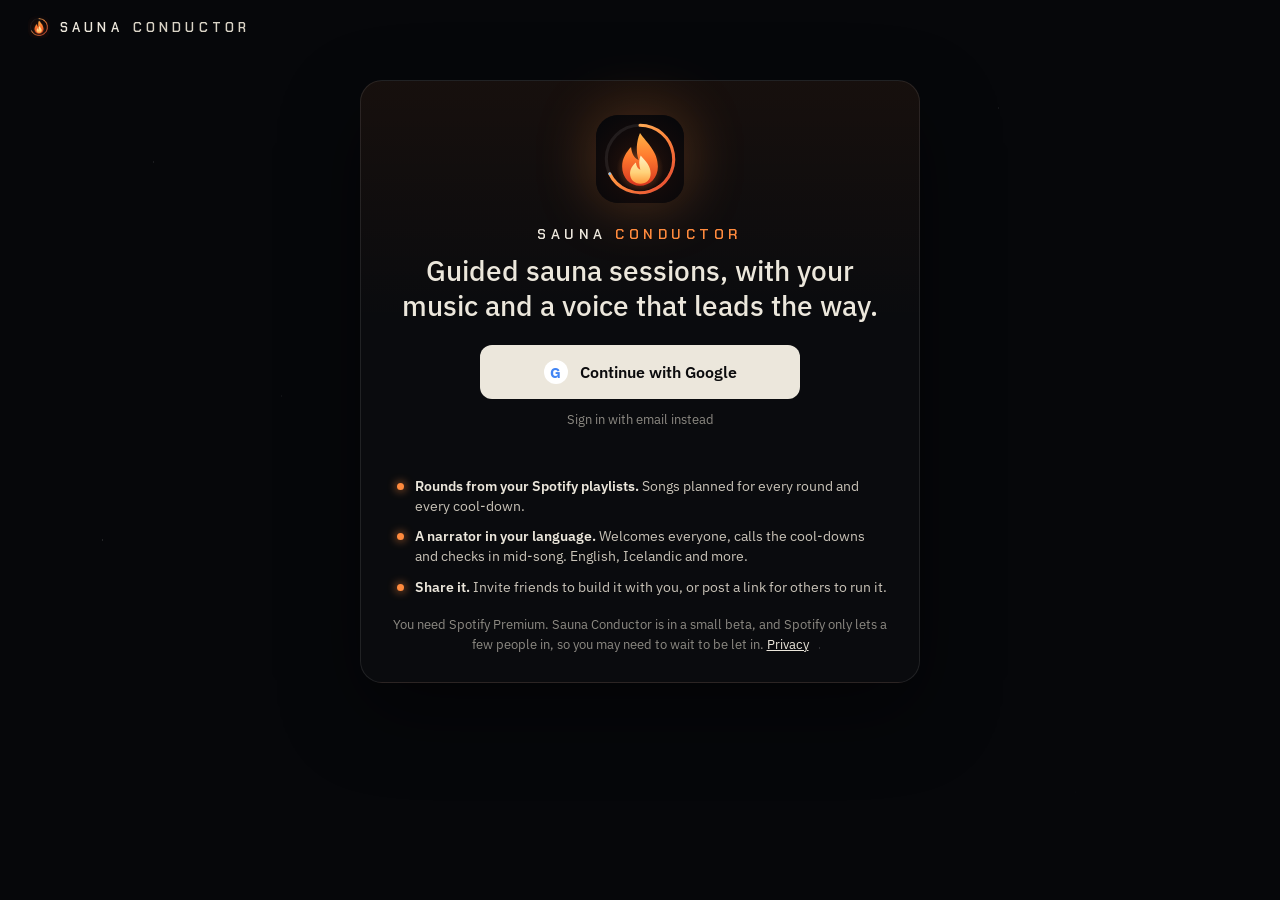
<file: index.html>
<!doctype html>
<html lang="en">
<head>
<meta charset="utf-8">
<meta name="viewport" content="width=device-width, initial-scale=1, viewport-fit=cover">
<title>Sauna Conductor</title>
<meta name="description" content="Guided sauna sessions with your Spotify music and a narrator that leads the way: rounds, cool-downs and check-ins, in your language.">
<meta name="theme-color" content="#06070a">
<link rel="icon" href="favicon.ico" sizes="48x48">
<link rel="icon" href="icons/icon.svg" type="image/svg+xml">
<link rel="apple-touch-icon" href="icons/apple-touch-icon.png">
<link rel="manifest" href="manifest.webmanifest">
<meta name="apple-mobile-web-app-capable" content="yes">
<meta name="mobile-web-app-capable" content="yes">
<meta name="apple-mobile-web-app-status-bar-style" content="black-translucent">
<meta name="apple-mobile-web-app-title" content="Sauna">
<meta property="og:type" content="website">
<meta property="og:site_name" content="Sauna Conductor">
<meta property="og:title" content="Sauna Conductor · guided sauna sessions">
<meta property="og:description" content="Rounds from your Spotify playlists, cool-down songs, and a narrator that welcomes everyone and checks in mid-song. Open the link to run the session.">
<meta property="og:url" content="https://sauna.roadtalk.io/">
<meta property="og:image" content="https://sauna.roadtalk.io/icons/og-image.png">
<meta property="og:image:width" content="1200">
<meta property="og:image:height" content="630">
<meta name="twitter:card" content="summary_large_image">
<link rel="preconnect" href="https://fonts.googleapis.com">
<link rel="preconnect" href="https://fonts.gstatic.com" crossorigin>
<link href="https://fonts.googleapis.com/css2?family=Chakra+Petch:wght@400;500;600&family=IBM+Plex+Mono:wght@200;300;400&family=IBM+Plex+Sans:wght@400;500;600&display=swap" rel="stylesheet">
<link rel="stylesheet" href="css/app.css">
</head>
<body class="phase-idle">
<div class="sky" aria-hidden="true"></div>

<header class="top">
  <div class="brand"><img class="brand-mark" src="icons/icon-32.png" alt="" width="22" height="22">Sauna <span>Conductor</span></div>
  <nav class="tabs" aria-label="Views">
    <button class="tab" data-view="library">Sessions</button>
    <button class="tab" data-view="live" id="tabLive" disabled>Live</button>
  </nav>
  <div class="hdr-right">
    <button class="pill warn" id="pillRequests" data-sec="set-access" hidden></button>
    <button class="pill" id="pillSpotify" data-sec="set-spotify">Spotify</button>
    <button class="pill" id="pillEleven" data-sec="set-eleven">ElevenLabs</button>
    <div class="acct" id="acctWrap">
      <button class="pill" id="pillCloud" hidden aria-haspopup="menu" aria-expanded="false">Sign in</button>
      <div class="acct-menu" id="acctMenu" role="menu" hidden>
        <div class="acct-who" id="acctMenuWho"></div>
        <button role="menuitem" id="btnMenuSettings">Settings</button>
      <button role="menuitem" id="btnMenuCallouts" hidden>Callouts</button>
        <button role="menuitem" id="btnMenuInstall" hidden>Install the app</button>
        <button role="menuitem" id="btnSignOutTop">Sign out</button>
      </div>
    </div>
    <button class="ghost small" id="btnSettings">Settings</button>
  </div>
</header>

<div class="banner" id="storageBanner" hidden>
  <b>Sauna Conductor is also open in another Chrome tab.</b> That tab is holding on to your saved sessions, so this one can't save. Close the other Sauna Conductor tabs, then reload this one with Cmd+Shift+R.
</div>
<div class="banner" id="fileBanner" hidden>
  You opened <b>index.html</b> directly. Close this tab and double-click <b>Start Sauna Conductor.command</b> instead. The app only works through the launcher.
</div>

<!-- ============================================================ Front page and first-time setup -->
<section class="view" id="view-welcome" hidden></section>
<section class="view" id="view-onboard" hidden></section>

<!-- ============================================================ Sessions -->
<section class="view" id="view-library" hidden>
  <div class="lib-head">
    <div>
      <h1>Sessions</h1>
      <p class="muted">Each session keeps its playlists, timing, voice and recorded narration, so you can replay it exactly.</p>
    </div>
    <div class="row">
      <button id="btnImportSession">Import session</button>
      <button class="primary" id="btnNewSession">New session</button>
    </div>
  </div>
  <div class="banner warn" id="libBanner" hidden></div>
  <div class="row lib-sort" id="libSortRow" hidden>
    <label class="muted small" for="libSort">Sort by</label>
    <select id="libSort">
      <option value="changed">Recently changed</option>
      <option value="plays">Most played</option>
      <option value="played">Recently played</option>
      <option value="name">Name</option>
    </select>
  </div>
  <div class="banner resume" id="resumeBanner" hidden></div>
  <div class="cards" id="sessionCards"></div>

  <section class="card history" id="historyCard" hidden>
    <div class="label">Recent sessions</div>
    <ol class="hist" id="historyList"></ol>
  </section>

  <section class="card tools">
    <div>
      <div class="label">Playlists with Claude</div>
      <p class="muted">Export your Spotify library to a file and send it to Claude in chat. Claude sends back a playlist file, and importing it here creates those playlists in your Spotify.</p>
      <p class="muted small" id="toolStatus"></p>
    </div>
    <div class="row">
      <button id="btnExportLibrary">Export my Spotify library</button>
      <button id="btnImportPlan">Import playlists from Claude</button>
    </div>
  </section>
</section>

<!-- ============================================================ Editor -->
<section class="view" id="view-editor" hidden></section>

<!-- ============================================================ One session -->
<section class="view" id="view-session" hidden></section>

<!-- ============================================================ Timeline -->
<section class="view" id="view-timeline" hidden></section>

<!-- ============================================================ Callouts (admin) -->
<section class="view" id="view-callouts" hidden></section>

<!-- ============================================================ Live -->
<section class="view" id="view-live" hidden>
  <div class="live-grid">
    <section class="stage">
      <div class="kicker" id="kicker">Ready for launch</div>
      <div class="ring-wrap">
        <div class="ring-glow" aria-hidden="true"></div>
        <svg class="ring" viewBox="0 0 400 400" aria-hidden="true">
          <circle class="track" cx="200" cy="200" r="186"></circle>
          <circle class="prog" id="ringProg" cx="200" cy="200" r="186"></circle>
        </svg>
        <div class="ring-center">
          <div class="title" id="title">4 rounds · 15 min</div>
          <div class="theme" id="theme"></div>
          <div class="timer" id="timer">15:00</div>
          <div class="sub" id="sub">Press Start when everyone is seated</div>
          <button class="talk" id="btnTalk" hidden>🎙 Talk</button>
          <div class="ring-cta">
            <button class="primary" id="btnResume" hidden>Resume</button>
            <button class="primary" id="btnStart">Start session</button>
          </div>
        </div>
      </div>
      <div class="controls" id="liveControls">
        <button id="btnPause" disabled>Pause</button>
        <button id="btnNext" disabled>Next phase</button>
        <button id="btnExtend" disabled>+1 min</button>
        <button id="btnReplay" disabled title="Replay narration"><span class="long">Replay narration</span><span class="short">Replay</span></button>
        <button class="danger" id="btnStop" disabled title="End session"><span class="long">End session</span><span class="short">End</span></button>
      </div>
      <div class="timeline" id="timeline"></div>
      <div class="seg-labels" id="segLabels"></div>
      <div class="hint"><kbd>Space</kbd> pause · <kbd>N</kbd> next phase · <kbd>→</kbd> next song · <kbd>+</kbd> add a minute · <kbd>R</kbd> replay narration · <kbd>T</kbd> talk</div>
    </section>

    <aside class="side">
      <div class="card np">
        <div class="label">Now playing</div>
        <div class="np-row">
          <div class="np-art" id="npArtWrap"><img id="npArt" alt=""></div>
          <div class="np-meta">
            <div class="np-track" id="npTrack">—</div>
            <div class="np-artist" id="npArtist"></div>
          </div>
        </div>
        <div class="np-prog" aria-hidden="true"><i id="npProg"></i></div>
        <div class="np-times"><span id="npPos">0:00</span><span id="npDur">0:00</span></div>
        <div class="transport">
          <button class="icon" id="btnPrevSong" aria-label="Previous song" title="Previous song">
            <svg viewBox="0 0 24 24"><path d="M6 5h2v14H6zM20 5v14L9 12z"/></svg>
          </button>
          <button class="icon big" id="btnMusic" aria-label="Pause music" title="Pause or play the music only">
            <svg viewBox="0 0 24 24" class="i-pause"><path d="M7 5h4v14H7zM13 5h4v14h-4z"/></svg>
            <svg viewBox="0 0 24 24" class="i-play"><path d="M8 5v14l11-7z"/></svg>
          </button>
          <button class="icon" id="btnNextSong" aria-label="Next song" title="Next song">
            <svg viewBox="0 0 24 24"><path d="M16 5h2v14h-2zM4 5v14l11-7z"/></svg>
          </button>
        </div>
        <div class="meter-row"><span>Music level</span><span id="meterVal">0%</span></div>
        <div class="meter"><i id="meterFill"></i></div>
      </div>
      <div class="card">
        <div class="label">Up next</div>
        <ol class="upnext" id="upNext"></ol>
      </div>
      <div class="card" id="narrCard">
        <div class="label">Narrator</div>
        <div class="narr-line"><span class="wave" aria-hidden="true"><b></b><b></b><b></b><b></b></span><span id="narrText">Quiet</span></div>
        <div class="narr-when" id="narrWhen"></div>
      </div>
      <div class="card">
        <div class="label">Session</div>
        <div class="sess-name" id="liveName">—</div>
        <div class="total" id="total">Not started</div>
      </div>
    </aside>
  </div>
</section>

<!-- ============================================================ Settings -->
<dialog id="settings">
  <div class="set-head">
    <h2>Settings</h2>
    <span class="muted small" id="appVersion" style="margin-left:12px"></span>
    <div class="spacer"></div>
    <button class="small" id="btnCloseSettings">Done</button>
  </div>
  <div class="set-body">
    <section class="set-sec" id="set-account" hidden>
      <h3>Account</h3>
      <div class="row"><span>Signed in as <b id="acctWho"></b></span><span class="chip" id="acctStatus"></span></div>
      <p class="help mt">Your sessions are private to you and kept in the cloud, so they're on every device you sign in on. To work on one with others, open it and press <b>Invite</b> or <b>Share link</b>. <a href="privacy.html" target="_blank" rel="noopener">Privacy</a></p>
      <div class="row"><button class="small" id="btnSyncNow">Sync now</button><button class="small ghost" id="btnSignOut">Sign out</button><span class="muted small" id="acctLast"></span></div>
      <div class="row mt" id="installRow"></div>
    </section>

    <section class="set-sec" id="set-access" hidden>
      <h3>Spotify access</h3>
      <p class="help">While the Spotify app is in development mode, Spotify lets in only the people on its user list, 5 at most. People Spotify turned away ask here. Add them at <a href="https://developer.spotify.com/dashboard/346821c157414b1c8d0639c5d0cc9df8/users" target="_blank" rel="noopener">developer.spotify.com → Thora sauna conductor → User Management</a> with their Spotify email, then mark them as added: they see it and can connect.</p>
      <ul class="people" id="accessList"></ul>
    </section>

    <section class="set-sec" id="set-callouts" hidden>
      <h3>Callout recordings</h3>
      <p class="help">Invite people to record callouts: short lines like “Gerum þetta!” or “Síðasta lagið!” in their own voice. They get a private link to a page where they record each line on their phone or computer, with no account. When they press Send, their callouts can be added to any session. <a href="#" id="lnkCallouts">Callouts page</a></p>
      <div class="inv-form">
        <label class="f"><span>Their name</span><input type="text" id="invName" maxlength="80" placeholder="e.g. Bubbi Morthens" autocomplete="off"></label>
        <label class="f"><span>Email (optional)</span><input type="email" id="invEmail" placeholder="for the email to them" autocomplete="off"></label>
        <label class="f"><span>Language</span><select id="invLang"><option value="is">Íslenska</option><option value="en">English</option></select></label>
        <label class="f wide"><span>A note at the top of their page (optional)</span><textarea id="invNote" rows="2" maxlength="600" placeholder="e.g. Hæ Bubbi! Takk fyrir að vera með, þetta verður geggjað."></textarea></label>
        <div class="row wide"><span class="spacer"></span><button class="primary small" id="btnInvite">Create invitation</button></div>
      </div>
      <ul class="people" id="inviteList"></ul>
    </section>

    <section class="set-sec" id="set-spotify">
      <h3>Spotify</h3>
      <p class="help">Press <b>Connect Spotify</b> and log in with your own Spotify account (Premium). There's nothing else to set up: Sauna Conductor already has its Spotify app. While Sauna Conductor is in beta, Spotify only lets in the people on its guest list: if Spotify turns you away, you'll be asked for the email you use for Spotify so you can be added. Your Spotify login is saved in your account, so your other devices connect by themselves.</p>
      <div class="banner warn" id="spCustom" hidden>This browser is set to a different Spotify app than the shared one, which is why connecting may fail. <button class="small primary" id="btnSharedApp">Use the shared app</button></div>
      <div class="row mt">
        <button class="small primary" id="btnConnect">Connect Spotify</button>
        <button class="small" id="btnDisconnect">Disconnect</button>
        <span class="muted small" id="spDetail"></span>
      </div>
      <details class="mt sp-adv" id="spAdvanced">
        <summary class="muted small">Advanced: use a different Spotify app (not needed)</summary>
        <div class="grid2 mt">
          <label class="f">Client ID<input type="text" id="cfgClientId" autocomplete="off" spellcheck="false" placeholder="32-character Client ID"></label>
          <div class="f">Redirect URI (that app needs this)<div class="row"><span class="code" id="redirectUri"></span><button class="small" id="btnCopyRedirect">Copy</button></div></div>
        </div>
      </details>
    </section>

    <section class="set-sec" id="set-eleven-server" hidden>
      <h3>Narration (ElevenLabs)</h3>
      <p class="help">Everyone records narration through the app's server, with your ElevenLabs account. The key stays on the server (Supabase → Edge Functions → Secrets, or the app_secrets table); no browser ever sees it. Each person can record up to 25,000 characters a day; you have no limit. Your own and cloned voices are only for you.</p>
      <p class="muted small" id="elServerDetail"></p>
    </section>

    <section class="set-sec" id="set-eleven">
      <h3>ElevenLabs</h3>
      <p class="help">Narration is recorded with your own ElevenLabs account. Create an API key at <b>elevenlabs.io → Developers → API keys</b> with access to <i>Text to Speech</i>, <i>Voices</i> (read and write), <i>Models</i> and <i>User</i> (read). Setting a credit limit on the key is a good idea. The key is stored in this browser and, when you're signed in, in your workspace so the people you share with can record too.</p>
      <div class="grid2">
        <label class="f">API key<input type="password" id="cfgElKey" autocomplete="off" spellcheck="false" placeholder="sk_…"></label>
        <div class="f">&nbsp;<div class="row"><button class="small primary" id="btnElSave">Save and check</button><button class="small ghost" id="btnElShow">Show</button></div></div>
      </div>
      <p class="muted small mt" id="elDetail"></p>
    </section>

    <section class="set-sec" id="set-output">
      <h3>Where the music plays</h3>
      <label class="radio"><input type="radio" name="output" value="browser"> <span><b>This browser</b> — the conductor is the speaker. Connect the laptop to the sauna speaker. Songs blend with short fades.</span></label>
      <label class="radio"><input type="radio" name="output" value="connect"> <span><b>Spotify app or speaker</b> — the conductor remote-controls a Spotify device, such as the Spotify app on this Mac. Turn on <i>Crossfade songs</i> in the Spotify app's settings for real DJ-style blends.</span></label>
      <div class="row mt" id="deviceRow">
        <select id="cfgDevice"><option value="">Choose a device…</option></select>
        <button class="small" id="btnDevices">Refresh</button>
        <span class="muted small">Open the Spotify app first so it shows up here.</span>
      </div>
      <p class="hint-box" id="deviceHint" hidden></p>
    </section>

    <section class="set-sec" id="set-talk">
      <h3>Talk button</h3>
      <p class="help">While a session runs, <b>🎙 Talk</b> in the middle of the ring lets you speak to the group: the music dips, and if the narrator is speaking it fades out (you finish the message yourself). Press <b>Resume</b> to bring the music back up. Key: <kbd>T</kbd>.</p>
      <label class="f talk-level"><span>Music while you talk <b id="talkVal">40%</b> of its normal level</span><input type="range" id="cfgTalk" min="0" max="100" step="5" value="40"></label>
    </section>

    <section class="set-sec" id="set-other">
      <h3>Rehearsal and fallback</h3>
      <div class="grid2">
        <label class="f">Clock speed<select id="cfgSpeed"><option value="1">Live (normal)</option><option value="20">Rehearsal ×20</option><option value="60">Rehearsal ×60</option></select></label>
        <div class="f">&nbsp;<label class="chk"><input type="checkbox" id="cfgDemo"> Demo mode (no Spotify)</label></div>
      </div>
      <label class="chk mt"><input type="checkbox" id="cfgFallback"> If a narration clip is missing, read it with the browser's own voice (low quality)</label>
      <div class="row mt"><button class="small" id="btnDiag">Copy diagnostics</button><span class="muted small">If something goes wrong during a session, paste this into the chat with Claude. It contains no passwords or keys.</span></div>
    </section>
  </div>
</dialog>

<div id="toast" role="status" aria-live="polite"></div>

<script>
  if (location.protocol === 'file:') document.getElementById('fileBanner').hidden = false;
  // Signed-out visitors land on the front page: hide the app until it knows (avoids a flash of the app).
  try { if (!localStorage.getItem('sc.sb-auth') && location.protocol !== 'file:') document.body.classList.add('booting'); } catch (e) { /* ignore */ }
</script>
<script type="module" src="js/main.js"></script>
</body>
</html>
</file>
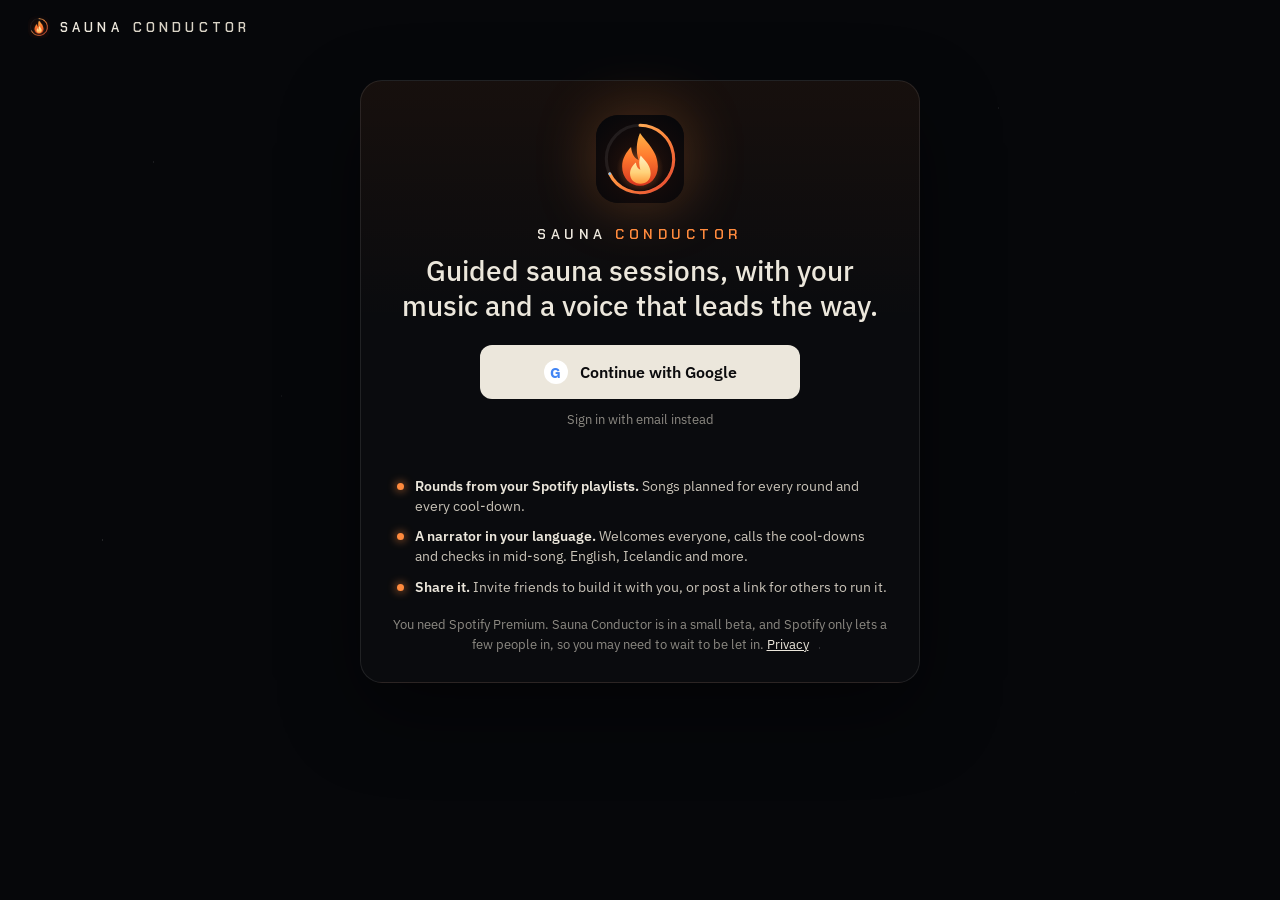
<file: docs/index.html>
<!doctype html>
<html lang="en">
<head>
<meta charset="utf-8">
<meta name="viewport" content="width=device-width, initial-scale=1, viewport-fit=cover">
<title>Sauna Conductor</title>
<meta name="description" content="Guided sauna sessions with your Spotify music and a narrator that leads the way: rounds, cool-downs and check-ins, in your language.">
<meta name="theme-color" content="#06070a">
<link rel="icon" href="favicon.ico" sizes="48x48">
<link rel="icon" href="icons/icon.svg" type="image/svg+xml">
<link rel="apple-touch-icon" href="icons/apple-touch-icon.png">
<link rel="manifest" href="manifest.webmanifest">
<meta name="apple-mobile-web-app-capable" content="yes">
<meta name="mobile-web-app-capable" content="yes">
<meta name="apple-mobile-web-app-status-bar-style" content="black-translucent">
<meta name="apple-mobile-web-app-title" content="Sauna">
<meta property="og:type" content="website">
<meta property="og:site_name" content="Sauna Conductor">
<meta property="og:title" content="Sauna Conductor · guided sauna sessions">
<meta property="og:description" content="Rounds from your Spotify playlists, cool-down songs, and a narrator that welcomes everyone and checks in mid-song. Open the link to run the session.">
<meta property="og:url" content="https://sauna.roadtalk.io/">
<meta property="og:image" content="https://sauna.roadtalk.io/icons/og-image.png">
<meta property="og:image:width" content="1200">
<meta property="og:image:height" content="630">
<meta name="twitter:card" content="summary_large_image">
<link rel="preconnect" href="https://fonts.googleapis.com">
<link rel="preconnect" href="https://fonts.gstatic.com" crossorigin>
<link href="https://fonts.googleapis.com/css2?family=Chakra+Petch:wght@400;500;600&family=IBM+Plex+Mono:wght@200;300;400&family=IBM+Plex+Sans:wght@400;500;600&display=swap" rel="stylesheet">
<link rel="stylesheet" href="css/app.css?v=3.2.1-8eb03f85">
</head>
<body class="phase-idle">
<div class="sky" aria-hidden="true"></div>

<header class="top">
  <div class="brand"><img class="brand-mark" src="icons/icon-32.png" alt="" width="22" height="22">Sauna <span>Conductor</span></div>
  <nav class="tabs" aria-label="Views">
    <button class="tab" data-view="library">Sessions</button>
    <button class="tab" data-view="live" id="tabLive" disabled>Live</button>
  </nav>
  <div class="hdr-right">
    <button class="pill warn" id="pillRequests" data-sec="set-access" hidden></button>
    <button class="pill" id="pillSpotify" data-sec="set-spotify">Spotify</button>
    <button class="pill" id="pillEleven" data-sec="set-eleven">ElevenLabs</button>
    <div class="acct" id="acctWrap">
      <button class="pill" id="pillCloud" hidden aria-haspopup="menu" aria-expanded="false">Sign in</button>
      <div class="acct-menu" id="acctMenu" role="menu" hidden>
        <div class="acct-who" id="acctMenuWho"></div>
        <button role="menuitem" id="btnMenuSettings">Settings</button>
      <button role="menuitem" id="btnMenuCallouts" hidden>Callouts</button>
        <button role="menuitem" id="btnMenuInstall" hidden>Install the app</button>
        <button role="menuitem" id="btnSignOutTop">Sign out</button>
      </div>
    </div>
    <button class="ghost small" id="btnSettings">Settings</button>
  </div>
</header>

<div class="banner" id="storageBanner" hidden>
  <b>Sauna Conductor is also open in another Chrome tab.</b> That tab is holding on to your saved sessions, so this one can't save. Close the other Sauna Conductor tabs, then reload this one with Cmd+Shift+R.
</div>
<div class="banner" id="fileBanner" hidden>
  You opened <b>index.html</b> directly. Close this tab and double-click <b>Start Sauna Conductor.command</b> instead. The app only works through the launcher.
</div>

<!-- ============================================================ Front page and first-time setup -->
<section class="view" id="view-welcome" hidden></section>
<section class="view" id="view-onboard" hidden></section>

<!-- ============================================================ Sessions -->
<section class="view" id="view-library" hidden>
  <div class="lib-head">
    <div>
      <h1>Sessions</h1>
      <p class="muted">Each session keeps its playlists, timing, voice and recorded narration, so you can replay it exactly.</p>
    </div>
    <div class="row">
      <button id="btnImportSession">Import session</button>
      <button class="primary" id="btnNewSession">New session</button>
    </div>
  </div>
  <div class="banner warn" id="libBanner" hidden></div>
  <div class="row lib-sort" id="libSortRow" hidden>
    <label class="muted small" for="libSort">Sort by</label>
    <select id="libSort">
      <option value="changed">Recently changed</option>
      <option value="plays">Most played</option>
      <option value="played">Recently played</option>
      <option value="name">Name</option>
    </select>
  </div>
  <div class="banner resume" id="resumeBanner" hidden></div>
  <div class="cards" id="sessionCards"></div>

  <section class="card history" id="historyCard" hidden>
    <div class="label">Recent sessions</div>
    <ol class="hist" id="historyList"></ol>
  </section>

  <section class="card tools">
    <div>
      <div class="label">Playlists with Claude</div>
      <p class="muted">Export your Spotify library to a file and send it to Claude in chat. Claude sends back a playlist file, and importing it here creates those playlists in your Spotify.</p>
      <p class="muted small" id="toolStatus"></p>
    </div>
    <div class="row">
      <button id="btnExportLibrary">Export my Spotify library</button>
      <button id="btnImportPlan">Import playlists from Claude</button>
    </div>
  </section>
</section>

<!-- ============================================================ Editor -->
<section class="view" id="view-editor" hidden></section>

<!-- ============================================================ One session -->
<section class="view" id="view-session" hidden></section>

<!-- ============================================================ Timeline -->
<section class="view" id="view-timeline" hidden></section>

<!-- ============================================================ Callouts (admin) -->
<section class="view" id="view-callouts" hidden></section>

<!-- ============================================================ Live -->
<section class="view" id="view-live" hidden>
  <div class="live-grid">
    <section class="stage">
      <div class="kicker" id="kicker">Ready for launch</div>
      <div class="ring-wrap">
        <div class="ring-glow" aria-hidden="true"></div>
        <svg class="ring" viewBox="0 0 400 400" aria-hidden="true">
          <circle class="track" cx="200" cy="200" r="186"></circle>
          <circle class="prog" id="ringProg" cx="200" cy="200" r="186"></circle>
        </svg>
        <div class="ring-center">
          <div class="title" id="title">4 rounds · 15 min</div>
          <div class="theme" id="theme"></div>
          <div class="timer" id="timer">15:00</div>
          <div class="sub" id="sub">Press Start when everyone is seated</div>
          <button class="talk" id="btnTalk" hidden>🎙 Talk</button>
          <div class="ring-cta">
            <button class="primary" id="btnResume" hidden>Resume</button>
            <button class="primary" id="btnStart">Start session</button>
          </div>
        </div>
      </div>
      <div class="controls" id="liveControls">
        <button id="btnPause" disabled>Pause</button>
        <button id="btnNext" disabled>Next phase</button>
        <button id="btnExtend" disabled>+1 min</button>
        <button id="btnReplay" disabled title="Replay narration"><span class="long">Replay narration</span><span class="short">Replay</span></button>
        <button class="danger" id="btnStop" disabled title="End session"><span class="long">End session</span><span class="short">End</span></button>
      </div>
      <div class="timeline" id="timeline"></div>
      <div class="seg-labels" id="segLabels"></div>
      <div class="hint"><kbd>Space</kbd> pause · <kbd>N</kbd> next phase · <kbd>→</kbd> next song · <kbd>+</kbd> add a minute · <kbd>R</kbd> replay narration · <kbd>T</kbd> talk</div>
    </section>

    <aside class="side">
      <div class="card np">
        <div class="label">Now playing</div>
        <div class="np-row">
          <div class="np-art" id="npArtWrap"><img id="npArt" alt=""></div>
          <div class="np-meta">
            <div class="np-track" id="npTrack">—</div>
            <div class="np-artist" id="npArtist"></div>
          </div>
        </div>
        <div class="np-prog" aria-hidden="true"><i id="npProg"></i></div>
        <div class="np-times"><span id="npPos">0:00</span><span id="npDur">0:00</span></div>
        <div class="transport">
          <button class="icon" id="btnPrevSong" aria-label="Previous song" title="Previous song">
            <svg viewBox="0 0 24 24"><path d="M6 5h2v14H6zM20 5v14L9 12z"/></svg>
          </button>
          <button class="icon big" id="btnMusic" aria-label="Pause music" title="Pause or play the music only">
            <svg viewBox="0 0 24 24" class="i-pause"><path d="M7 5h4v14H7zM13 5h4v14h-4z"/></svg>
            <svg viewBox="0 0 24 24" class="i-play"><path d="M8 5v14l11-7z"/></svg>
          </button>
          <button class="icon" id="btnNextSong" aria-label="Next song" title="Next song">
            <svg viewBox="0 0 24 24"><path d="M16 5h2v14h-2zM4 5v14l11-7z"/></svg>
          </button>
        </div>
        <div class="meter-row"><span>Music level</span><span id="meterVal">0%</span></div>
        <div class="meter"><i id="meterFill"></i></div>
      </div>
      <div class="card">
        <div class="label">Up next</div>
        <ol class="upnext" id="upNext"></ol>
      </div>
      <div class="card" id="narrCard">
        <div class="label">Narrator</div>
        <div class="narr-line"><span class="wave" aria-hidden="true"><b></b><b></b><b></b><b></b></span><span id="narrText">Quiet</span></div>
        <div class="narr-when" id="narrWhen"></div>
      </div>
      <div class="card">
        <div class="label">Session</div>
        <div class="sess-name" id="liveName">—</div>
        <div class="total" id="total">Not started</div>
      </div>
    </aside>
  </div>
</section>

<!-- ============================================================ Settings -->
<dialog id="settings">
  <div class="set-head">
    <h2>Settings</h2>
    <span class="muted small" id="appVersion" style="margin-left:12px"></span>
    <div class="spacer"></div>
    <button class="small" id="btnCloseSettings">Done</button>
  </div>
  <div class="set-body">
    <section class="set-sec" id="set-account" hidden>
      <h3>Account</h3>
      <div class="row"><span>Signed in as <b id="acctWho"></b></span><span class="chip" id="acctStatus"></span></div>
      <p class="help mt">Your sessions are private to you and kept in the cloud, so they're on every device you sign in on. To work on one with others, open it and press <b>Invite</b> or <b>Share link</b>. <a href="privacy.html" target="_blank" rel="noopener">Privacy</a></p>
      <div class="row"><button class="small" id="btnSyncNow">Sync now</button><button class="small ghost" id="btnSignOut">Sign out</button><span class="muted small" id="acctLast"></span></div>
      <div class="row mt" id="installRow"></div>
    </section>

    <section class="set-sec" id="set-access" hidden>
      <h3>Spotify access</h3>
      <p class="help">While the Spotify app is in development mode, Spotify lets in only the people on its user list, 5 at most. People Spotify turned away ask here. Add them at <a href="https://developer.spotify.com/dashboard/346821c157414b1c8d0639c5d0cc9df8/users" target="_blank" rel="noopener">developer.spotify.com → Thora sauna conductor → User Management</a> with their Spotify email, then mark them as added: they see it and can connect.</p>
      <ul class="people" id="accessList"></ul>
    </section>

    <section class="set-sec" id="set-callouts" hidden>
      <h3>Callout recordings</h3>
      <p class="help">Invite people to record callouts: short lines like “Gerum þetta!” or “Síðasta lagið!” in their own voice. They get a private link to a page where they record each line on their phone or computer, with no account. When they press Send, their callouts can be added to any session. <a href="#" id="lnkCallouts">Callouts page</a></p>
      <div class="inv-form">
        <label class="f"><span>Their name</span><input type="text" id="invName" maxlength="80" placeholder="e.g. Bubbi Morthens" autocomplete="off"></label>
        <label class="f"><span>Email (optional)</span><input type="email" id="invEmail" placeholder="for the email to them" autocomplete="off"></label>
        <label class="f"><span>Language</span><select id="invLang"><option value="is">Íslenska</option><option value="en">English</option></select></label>
        <label class="f wide"><span>A note at the top of their page (optional)</span><textarea id="invNote" rows="2" maxlength="600" placeholder="e.g. Hæ Bubbi! Takk fyrir að vera með, þetta verður geggjað."></textarea></label>
        <div class="row wide"><span class="spacer"></span><button class="primary small" id="btnInvite">Create invitation</button></div>
      </div>
      <ul class="people" id="inviteList"></ul>
    </section>

    <section class="set-sec" id="set-spotify">
      <h3>Spotify</h3>
      <p class="help">Press <b>Connect Spotify</b> and log in with your own Spotify account (Premium). There's nothing else to set up: Sauna Conductor already has its Spotify app. While Sauna Conductor is in beta, Spotify only lets in the people on its guest list: if Spotify turns you away, you'll be asked for the email you use for Spotify so you can be added. Your Spotify login is saved in your account, so your other devices connect by themselves.</p>
      <div class="banner warn" id="spCustom" hidden>This browser is set to a different Spotify app than the shared one, which is why connecting may fail. <button class="small primary" id="btnSharedApp">Use the shared app</button></div>
      <div class="row mt">
        <button class="small primary" id="btnConnect">Connect Spotify</button>
        <button class="small" id="btnDisconnect">Disconnect</button>
        <span class="muted small" id="spDetail"></span>
      </div>
      <details class="mt sp-adv" id="spAdvanced">
        <summary class="muted small">Advanced: use a different Spotify app (not needed)</summary>
        <div class="grid2 mt">
          <label class="f">Client ID<input type="text" id="cfgClientId" autocomplete="off" spellcheck="false" placeholder="32-character Client ID"></label>
          <div class="f">Redirect URI (that app needs this)<div class="row"><span class="code" id="redirectUri"></span><button class="small" id="btnCopyRedirect">Copy</button></div></div>
        </div>
      </details>
    </section>

    <section class="set-sec" id="set-eleven-server" hidden>
      <h3>Narration (ElevenLabs)</h3>
      <p class="help">Everyone records narration through the app's server, with your ElevenLabs account. The key stays on the server (Supabase → Edge Functions → Secrets, or the app_secrets table); no browser ever sees it. Each person can record up to 25,000 characters a day; you have no limit. Your own and cloned voices are only for you.</p>
      <p class="muted small" id="elServerDetail"></p>
    </section>

    <section class="set-sec" id="set-eleven">
      <h3>ElevenLabs</h3>
      <p class="help">Narration is recorded with your own ElevenLabs account. Create an API key at <b>elevenlabs.io → Developers → API keys</b> with access to <i>Text to Speech</i>, <i>Voices</i> (read and write), <i>Models</i> and <i>User</i> (read). Setting a credit limit on the key is a good idea. The key is stored in this browser and, when you're signed in, in your workspace so the people you share with can record too.</p>
      <div class="grid2">
        <label class="f">API key<input type="password" id="cfgElKey" autocomplete="off" spellcheck="false" placeholder="sk_…"></label>
        <div class="f">&nbsp;<div class="row"><button class="small primary" id="btnElSave">Save and check</button><button class="small ghost" id="btnElShow">Show</button></div></div>
      </div>
      <p class="muted small mt" id="elDetail"></p>
    </section>

    <section class="set-sec" id="set-output">
      <h3>Where the music plays</h3>
      <label class="radio"><input type="radio" name="output" value="browser"> <span><b>This browser</b> — the conductor is the speaker. Connect the laptop to the sauna speaker. Songs blend with short fades.</span></label>
      <label class="radio"><input type="radio" name="output" value="connect"> <span><b>Spotify app or speaker</b> — the conductor remote-controls a Spotify device, such as the Spotify app on this Mac. Turn on <i>Crossfade songs</i> in the Spotify app's settings for real DJ-style blends.</span></label>
      <div class="row mt" id="deviceRow">
        <select id="cfgDevice"><option value="">Choose a device…</option></select>
        <button class="small" id="btnDevices">Refresh</button>
        <span class="muted small">Open the Spotify app first so it shows up here.</span>
      </div>
      <p class="hint-box" id="deviceHint" hidden></p>
    </section>

    <section class="set-sec" id="set-talk">
      <h3>Talk button</h3>
      <p class="help">While a session runs, <b>🎙 Talk</b> in the middle of the ring lets you speak to the group: the music dips, and if the narrator is speaking it fades out (you finish the message yourself). Press <b>Resume</b> to bring the music back up. Key: <kbd>T</kbd>.</p>
      <label class="f talk-level"><span>Music while you talk <b id="talkVal">40%</b> of its normal level</span><input type="range" id="cfgTalk" min="0" max="100" step="5" value="40"></label>
    </section>

    <section class="set-sec" id="set-other">
      <h3>Rehearsal and fallback</h3>
      <div class="grid2">
        <label class="f">Clock speed<select id="cfgSpeed"><option value="1">Live (normal)</option><option value="20">Rehearsal ×20</option><option value="60">Rehearsal ×60</option></select></label>
        <div class="f">&nbsp;<label class="chk"><input type="checkbox" id="cfgDemo"> Demo mode (no Spotify)</label></div>
      </div>
      <label class="chk mt"><input type="checkbox" id="cfgFallback"> If a narration clip is missing, read it with the browser's own voice (low quality)</label>
      <div class="row mt"><button class="small" id="btnDiag">Copy diagnostics</button><span class="muted small">If something goes wrong during a session, paste this into the chat with Claude. It contains no passwords or keys.</span></div>
    </section>
  </div>
</dialog>

<div id="toast" role="status" aria-live="polite"></div>

<script>
  if (location.protocol === 'file:') document.getElementById('fileBanner').hidden = false;
  // Signed-out visitors land on the front page: hide the app until it knows (avoids a flash of the app).
  try { if (!localStorage.getItem('sc.sb-auth') && location.protocol !== 'file:') document.body.classList.add('booting'); } catch (e) { /* ignore */ }
</script>
<script type="module" src="js/main.js?v=3.2.1-8eb03f85"></script>
</body>
</html>
</file>
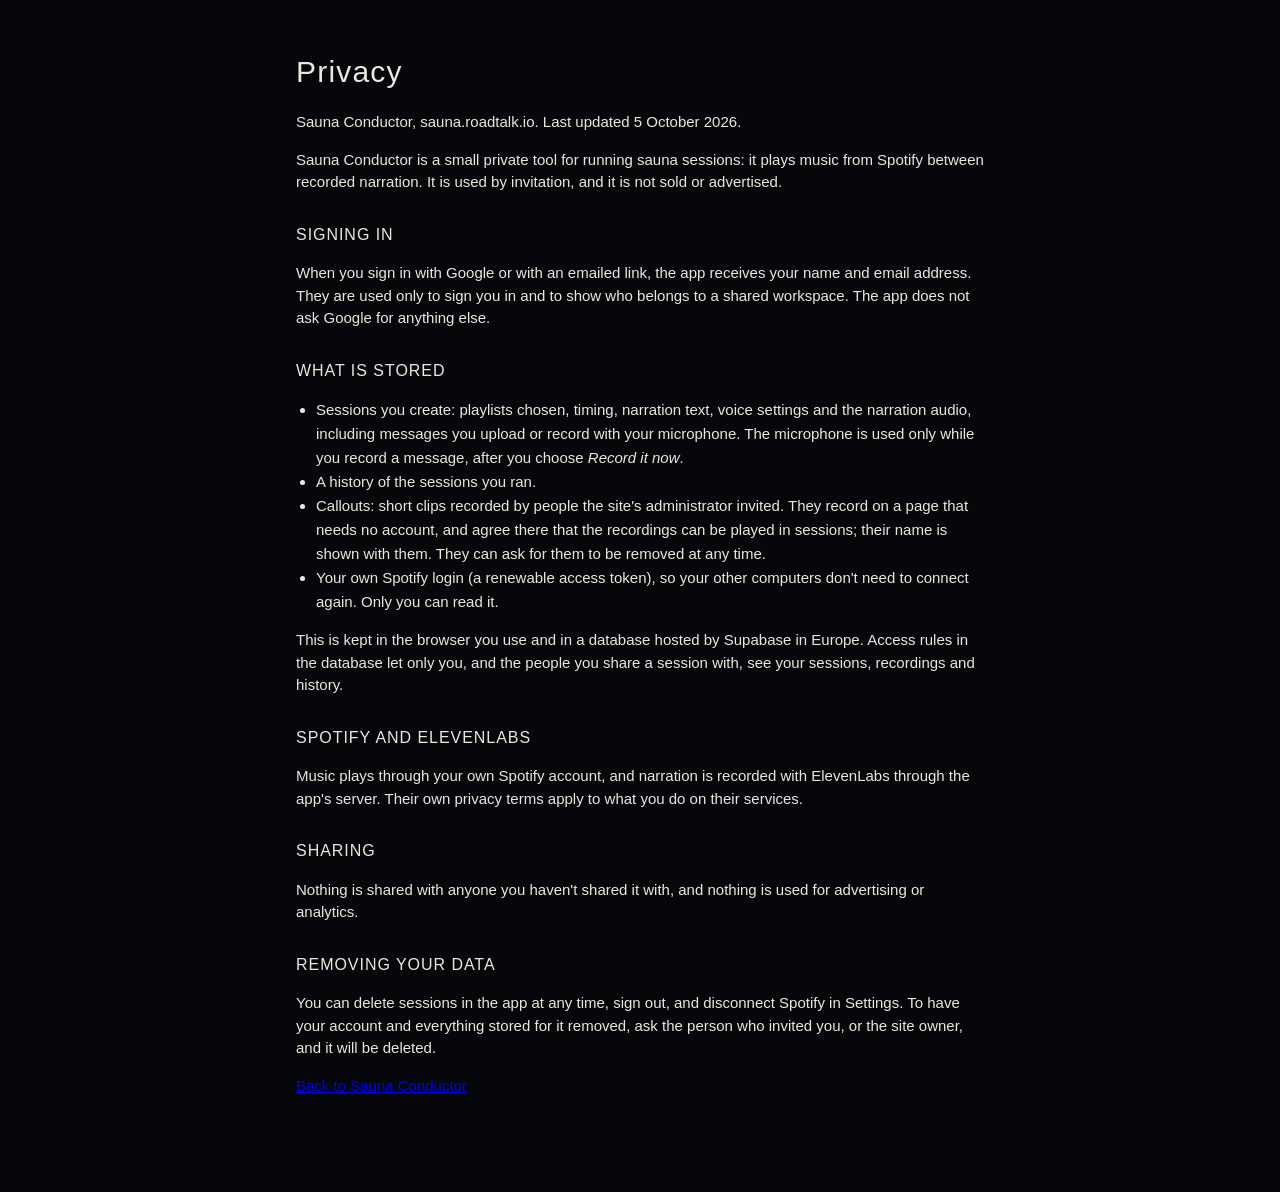
<file: privacy.html>
<!doctype html>
<html lang="en">
<head>
<meta charset="utf-8">
<meta name="viewport" content="width=device-width, initial-scale=1">
<title>Sauna Conductor · Privacy</title>
<link rel="stylesheet" href="css/app.css">
<style>
  .doc { max-width: 720px; margin: 0 auto; padding: 48px 16px 80px; line-height: 1.6; }
  .doc h1 { margin-bottom: 4px; }
  .doc h2 { font-size: 16px; margin: 28px 0 6px; letter-spacing: .06em; text-transform: uppercase; }
  .doc p, .doc li { color: var(--text); }
  .doc ul { padding-left: 20px; }
</style>
</head>
<body class="phase-idle">
<main class="doc">
  <h1>Privacy</h1>
  <p class="muted">Sauna Conductor, sauna.roadtalk.io. Last updated 5 October 2026.</p>

  <p>Sauna Conductor is a small private tool for running sauna sessions: it plays music from Spotify between recorded narration. It is used by invitation, and it is not sold or advertised.</p>

  <h2>Signing in</h2>
  <p>When you sign in with Google or with an emailed link, the app receives your name and email address. They are used only to sign you in and to show who belongs to a shared workspace. The app does not ask Google for anything else.</p>

  <h2>What is stored</h2>
  <ul>
    <li>Sessions you create: playlists chosen, timing, narration text, voice settings and the narration audio, including messages you upload or record with your microphone. The microphone is used only while you record a message, after you choose <em>Record it now</em>.</li>
    <li>A history of the sessions you ran.</li>
    <li>Callouts: short clips recorded by people the site's administrator invited. They record on a page that needs no account, and agree there that the recordings can be played in sessions; their name is shown with them. They can ask for them to be removed at any time.</li>
    <li>Your own Spotify login (a renewable access token), so your other computers don't need to connect again. Only you can read it.</li>
  </ul>
  <p>This is kept in the browser you use and in a database hosted by Supabase in Europe. Access rules in the database let only you, and the people you share a session with, see your sessions, recordings and history.</p>

  <h2>Spotify and ElevenLabs</h2>
  <p>Music plays through your own Spotify account, and narration is recorded with ElevenLabs through the app's server. Their own privacy terms apply to what you do on their services.</p>

  <h2>Sharing</h2>
  <p>Nothing is shared with anyone you haven't shared it with, and nothing is used for advertising or analytics.</p>

  <h2>Removing your data</h2>
  <p>You can delete sessions in the app at any time, sign out, and disconnect Spotify in Settings. To have your account and everything stored for it removed, ask the person who invited you, or the site owner, and it will be deleted.</p>

  <p class="mt"><a href="./">Back to Sauna Conductor</a></p>
</main>
</body>
</html>
</file>
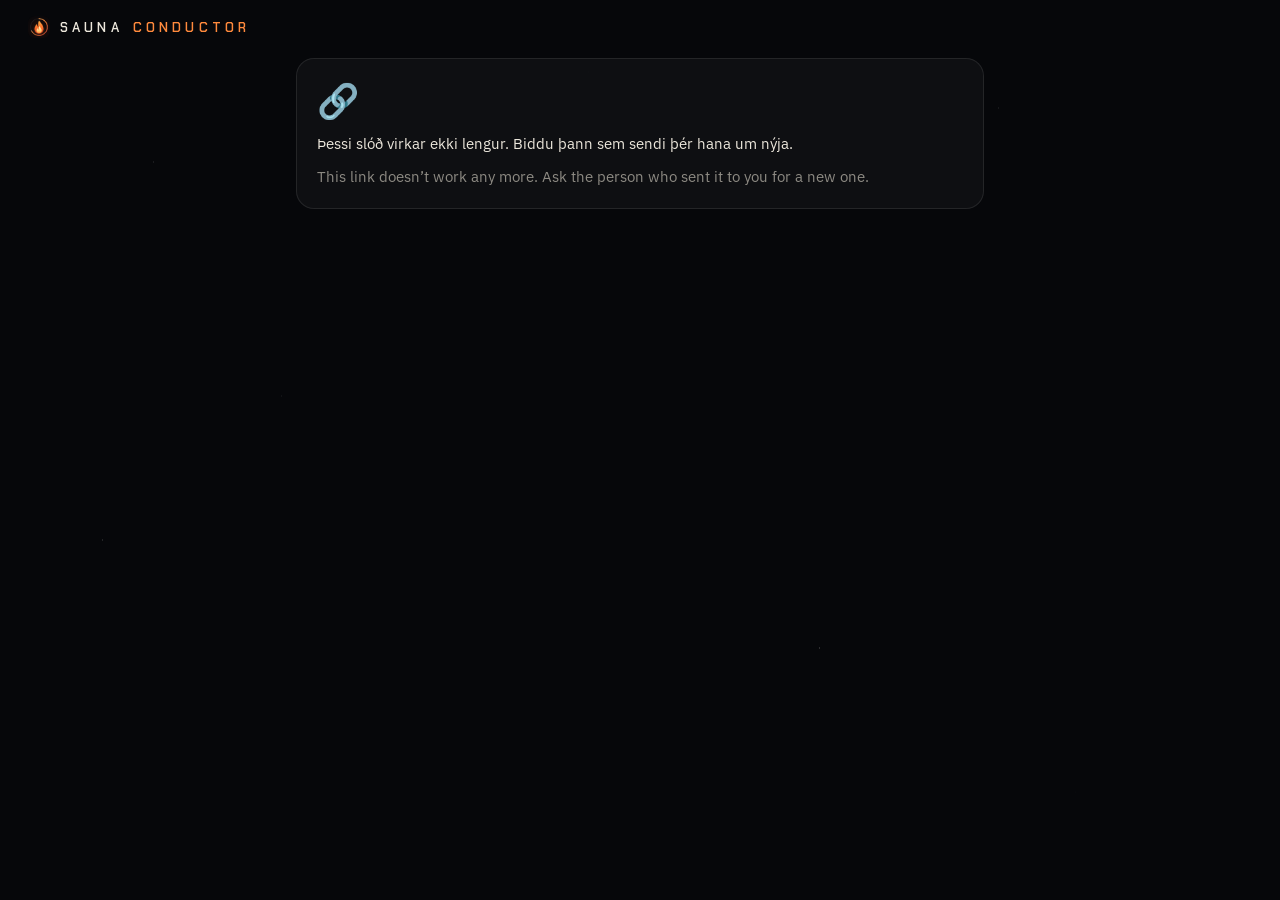
<file: record.html>
<!doctype html>
<html lang="is">
<head>
<meta charset="utf-8">
<meta name="viewport" content="width=device-width, initial-scale=1, viewport-fit=cover">
<title>Sauna Conductor · upptökur</title>
<meta name="description" content="Taktu upp nokkur stutt hvatningarorð fyrir gufustundir · Record a few short callouts for sauna sessions.">
<meta name="robots" content="noindex">
<meta name="theme-color" content="#06070a">
<link rel="icon" href="favicon.ico" sizes="48x48">
<link rel="icon" href="icons/icon.svg" type="image/svg+xml">
<link rel="apple-touch-icon" href="icons/apple-touch-icon.png">
<meta property="og:type" content="website">
<meta property="og:site_name" content="Sauna Conductor">
<meta property="og:title" content="Taktu upp nokkur hvatningarorð · Record a few callouts">
<meta property="og:description" content="Stuttar setningar eins og „Gerum þetta!“ fyrir gufustundir. Tekur um fimm mínútur í símanum.">
<meta property="og:image" content="https://sauna.roadtalk.io/icons/og-image.png">
<meta property="og:image:width" content="1200">
<meta property="og:image:height" content="630">
<meta name="twitter:card" content="summary_large_image">
<link rel="preconnect" href="https://fonts.googleapis.com">
<link rel="preconnect" href="https://fonts.gstatic.com" crossorigin>
<link href="https://fonts.googleapis.com/css2?family=Chakra+Petch:wght@400;500;600&family=IBM+Plex+Mono:wght@200;300;400&family=IBM+Plex+Sans:wght@400;500;600&display=swap" rel="stylesheet">
<link rel="stylesheet" href="css/app.css">
</head>
<body class="phase-heat rec-page">
<div class="sky" aria-hidden="true"></div>

<header class="top">
  <div class="brand"><img class="brand-mark" src="icons/icon-32.png" alt="" width="22" height="22">Sauna <span>Conductor</span></div>
  <div class="spacer"></div>
  <button class="ghost small" id="langToggle" hidden></button>
</header>

<main class="rc-main" id="rc">
  <p class="muted rc-loading">…</p>
</main>

<div id="toast" role="status" aria-live="polite"></div>
<script type="module" src="js/collect.js"></script>
</body>
</html>
</file>
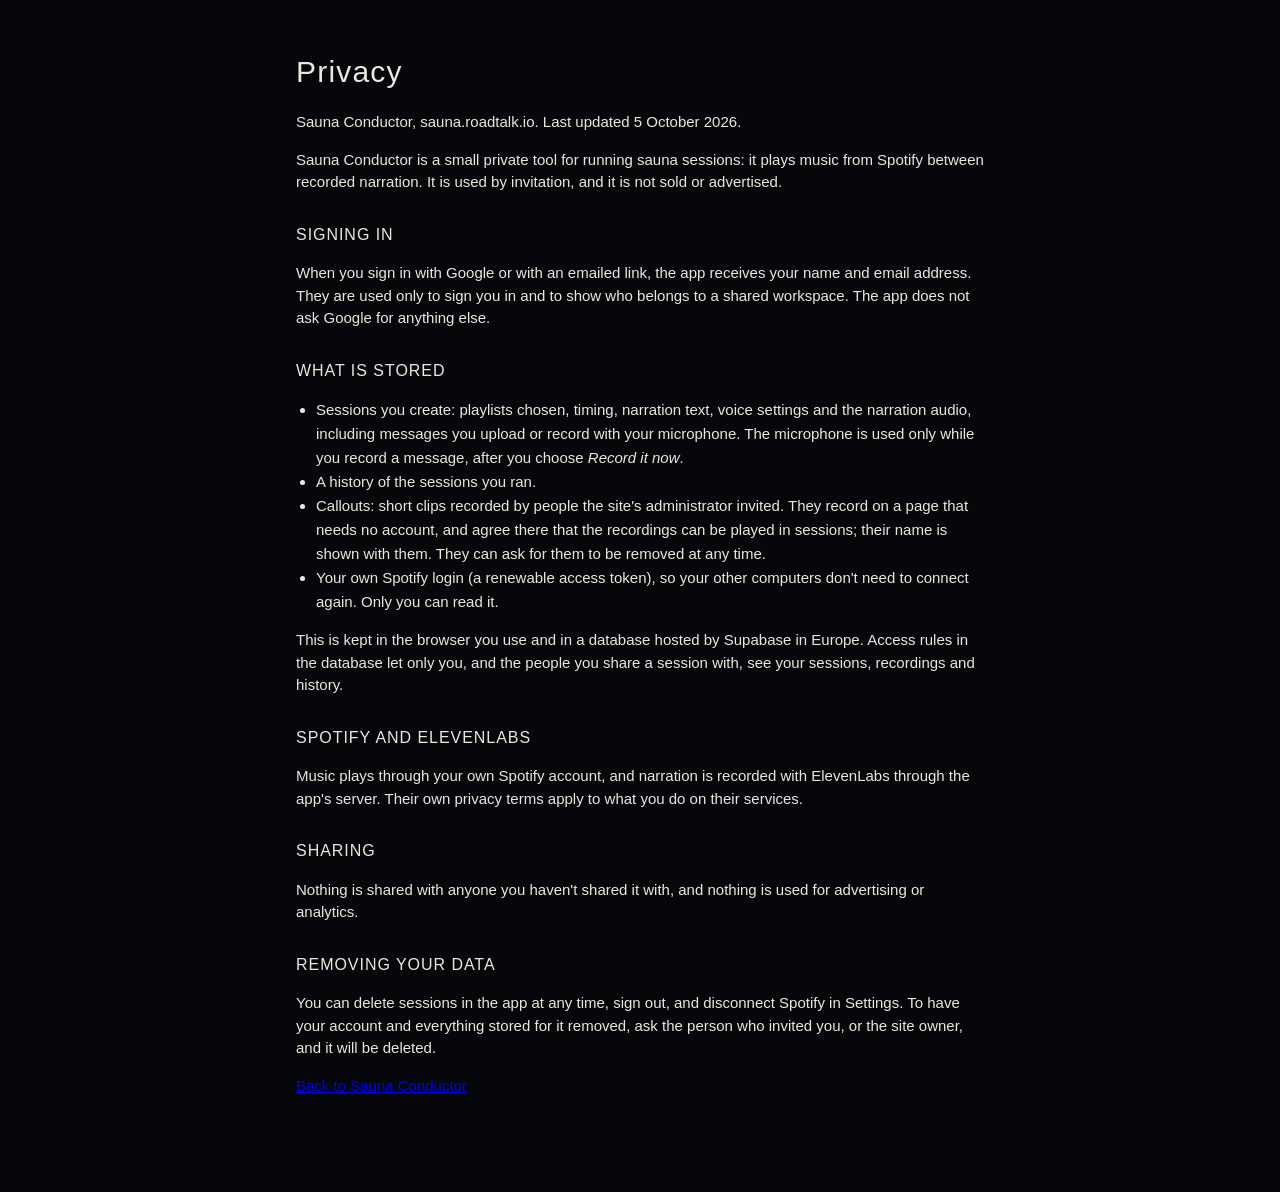
<file: docs/privacy.html>
<!doctype html>
<html lang="en">
<head>
<meta charset="utf-8">
<meta name="viewport" content="width=device-width, initial-scale=1">
<title>Sauna Conductor · Privacy</title>
<link rel="stylesheet" href="css/app.css?v=3.2.1-8eb03f85">
<style>
  .doc { max-width: 720px; margin: 0 auto; padding: 48px 16px 80px; line-height: 1.6; }
  .doc h1 { margin-bottom: 4px; }
  .doc h2 { font-size: 16px; margin: 28px 0 6px; letter-spacing: .06em; text-transform: uppercase; }
  .doc p, .doc li { color: var(--text); }
  .doc ul { padding-left: 20px; }
</style>
</head>
<body class="phase-idle">
<main class="doc">
  <h1>Privacy</h1>
  <p class="muted">Sauna Conductor, sauna.roadtalk.io. Last updated 5 October 2026.</p>

  <p>Sauna Conductor is a small private tool for running sauna sessions: it plays music from Spotify between recorded narration. It is used by invitation, and it is not sold or advertised.</p>

  <h2>Signing in</h2>
  <p>When you sign in with Google or with an emailed link, the app receives your name and email address. They are used only to sign you in and to show who belongs to a shared workspace. The app does not ask Google for anything else.</p>

  <h2>What is stored</h2>
  <ul>
    <li>Sessions you create: playlists chosen, timing, narration text, voice settings and the narration audio, including messages you upload or record with your microphone. The microphone is used only while you record a message, after you choose <em>Record it now</em>.</li>
    <li>A history of the sessions you ran.</li>
    <li>Callouts: short clips recorded by people the site's administrator invited. They record on a page that needs no account, and agree there that the recordings can be played in sessions; their name is shown with them. They can ask for them to be removed at any time.</li>
    <li>Your own Spotify login (a renewable access token), so your other computers don't need to connect again. Only you can read it.</li>
  </ul>
  <p>This is kept in the browser you use and in a database hosted by Supabase in Europe. Access rules in the database let only you, and the people you share a session with, see your sessions, recordings and history.</p>

  <h2>Spotify and ElevenLabs</h2>
  <p>Music plays through your own Spotify account, and narration is recorded with ElevenLabs through the app's server. Their own privacy terms apply to what you do on their services.</p>

  <h2>Sharing</h2>
  <p>Nothing is shared with anyone you haven't shared it with, and nothing is used for advertising or analytics.</p>

  <h2>Removing your data</h2>
  <p>You can delete sessions in the app at any time, sign out, and disconnect Spotify in Settings. To have your account and everything stored for it removed, ask the person who invited you, or the site owner, and it will be deleted.</p>

  <p class="mt"><a href="./">Back to Sauna Conductor</a></p>
</main>
</body>
</html>
</file>
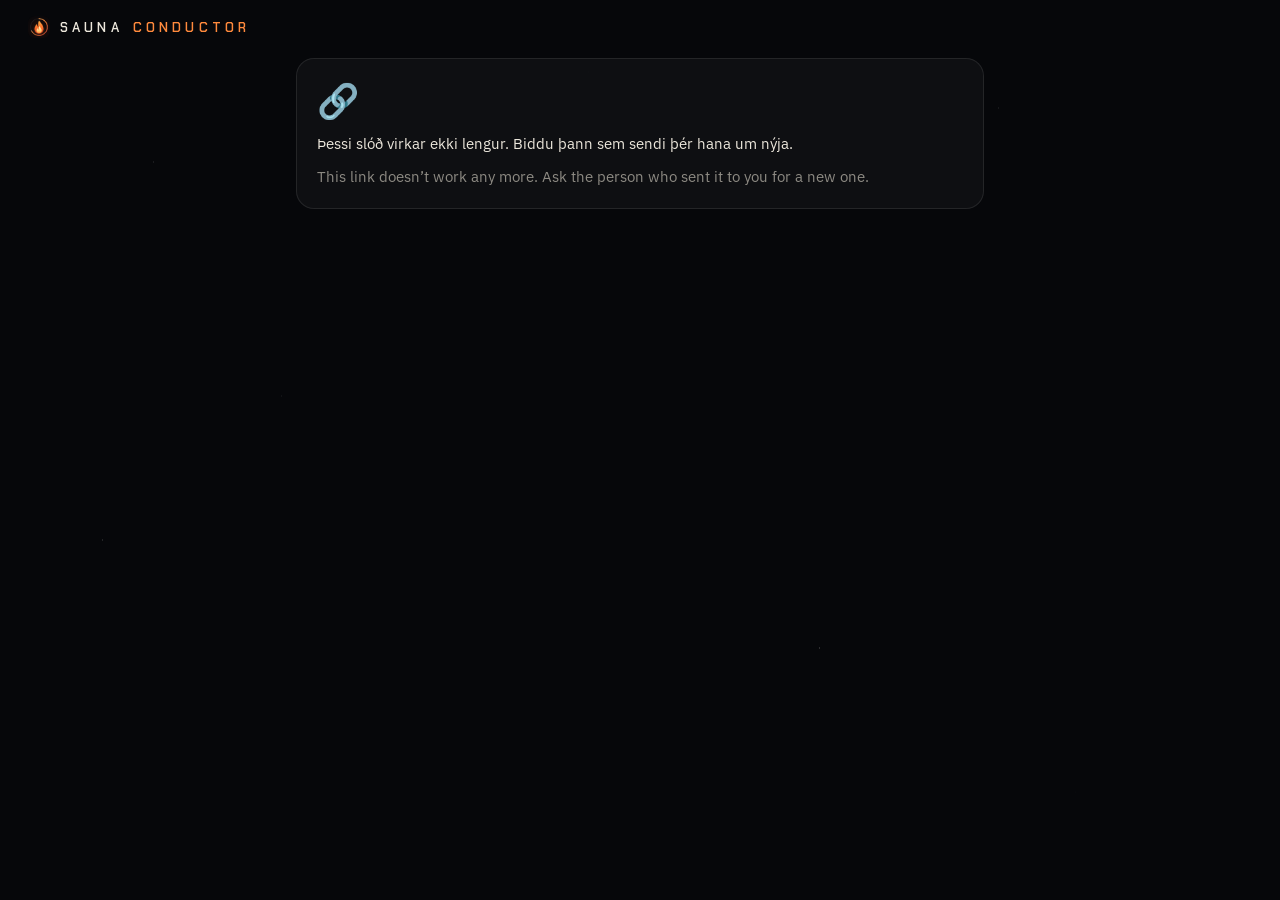
<file: docs/record.html>
<!doctype html>
<html lang="is">
<head>
<meta charset="utf-8">
<meta name="viewport" content="width=device-width, initial-scale=1, viewport-fit=cover">
<title>Sauna Conductor · upptökur</title>
<meta name="description" content="Taktu upp nokkur stutt hvatningarorð fyrir gufustundir · Record a few short callouts for sauna sessions.">
<meta name="robots" content="noindex">
<meta name="theme-color" content="#06070a">
<link rel="icon" href="favicon.ico" sizes="48x48">
<link rel="icon" href="icons/icon.svg" type="image/svg+xml">
<link rel="apple-touch-icon" href="icons/apple-touch-icon.png">
<meta property="og:type" content="website">
<meta property="og:site_name" content="Sauna Conductor">
<meta property="og:title" content="Taktu upp nokkur hvatningarorð · Record a few callouts">
<meta property="og:description" content="Stuttar setningar eins og „Gerum þetta!“ fyrir gufustundir. Tekur um fimm mínútur í símanum.">
<meta property="og:image" content="https://sauna.roadtalk.io/icons/og-image.png">
<meta property="og:image:width" content="1200">
<meta property="og:image:height" content="630">
<meta name="twitter:card" content="summary_large_image">
<link rel="preconnect" href="https://fonts.googleapis.com">
<link rel="preconnect" href="https://fonts.gstatic.com" crossorigin>
<link href="https://fonts.googleapis.com/css2?family=Chakra+Petch:wght@400;500;600&family=IBM+Plex+Mono:wght@200;300;400&family=IBM+Plex+Sans:wght@400;500;600&display=swap" rel="stylesheet">
<link rel="stylesheet" href="css/app.css?v=3.2.1-8eb03f85">
</head>
<body class="phase-heat rec-page">
<div class="sky" aria-hidden="true"></div>

<header class="top">
  <div class="brand"><img class="brand-mark" src="icons/icon-32.png" alt="" width="22" height="22">Sauna <span>Conductor</span></div>
  <div class="spacer"></div>
  <button class="ghost small" id="langToggle" hidden></button>
</header>

<main class="rc-main" id="rc">
  <p class="muted rc-loading">…</p>
</main>

<div id="toast" role="status" aria-live="polite"></div>
<script type="module" src="js/collect.js?v=3.2.1-8eb03f85"></script>
</body>
</html>
</file>
<file: css/app.css>
:root {
  --bg: #06070a;
  --bg2: #0d0f14;
  --panel: rgba(255,255,255,0.035);
  --panel2: rgba(255,255,255,0.06);
  --line: rgba(255,255,255,0.09);
  --line2: rgba(255,255,255,0.18);
  --text: #ece7dc;
  --muted: #8d8a83;
  --heat: #ff8a3d;
  --cool: #79c3ff;
  --done: #f2c879;
  --idle: #d9d3c6;
  --ok: #6fe3a1;
  --danger: #ff6b6b;
  --accent: var(--idle);
  --display: "Chakra Petch", "Avenir Next Condensed", "Arial Narrow", sans-serif;
  --mono: "IBM Plex Mono", ui-monospace, "SF Mono", Menlo, monospace;
  --sans: "IBM Plex Sans", -apple-system, "Segoe UI", sans-serif;
}
body.phase-heat { --accent: var(--heat); }
body.phase-cool { --accent: var(--cool); }
body.phase-done { --accent: var(--done); }

* { box-sizing: border-box; }
html, body { margin: 0; min-height: 100%; }
body { background: var(--bg); color: var(--text); font-family: var(--sans); font-size: 15px; overflow-x: hidden; min-height: 100vh; }
[hidden] { display: none !important; }
h1, h2, h3 { font-family: var(--display); font-weight: 500; letter-spacing: .04em; margin: 0; }
p { line-height: 1.5; }
.muted { color: var(--muted); }
.small { font-size: 13px; }
.mt { margin-top: 12px; }
.row { display: flex; gap: 8px; align-items: center; flex-wrap: wrap; }
.spacer { flex: 1; }

.sky {
  position: fixed; inset: 0; pointer-events: none; z-index: 0;
  background-image:
    radial-gradient(1px 1px at 12% 18%, rgba(255,255,255,.55), transparent 60%),
    radial-gradient(1px 1px at 78% 12%, rgba(255,255,255,.45), transparent 60%),
    radial-gradient(1.4px 1.4px at 64% 72%, rgba(255,255,255,.5), transparent 60%),
    radial-gradient(1px 1px at 30% 82%, rgba(255,255,255,.35), transparent 60%),
    radial-gradient(1px 1px at 90% 54%, rgba(255,255,255,.4), transparent 60%),
    radial-gradient(1px 1px at 46% 8%, rgba(255,255,255,.3), transparent 60%),
    radial-gradient(1.2px 1.2px at 8% 60%, rgba(255,255,255,.4), transparent 60%),
    radial-gradient(1px 1px at 55% 40%, rgba(255,255,255,.25), transparent 60%),
    radial-gradient(1px 1px at 22% 44%, rgba(255,255,255,.3), transparent 60%),
    radial-gradient(1px 1px at 84% 88%, rgba(255,255,255,.35), transparent 60%);
}
header.top, .view, .banner { position: relative; z-index: 1; }

/* ---------------------------------------------------------------- header */
header.top { display: flex; align-items: center; gap: 14px; padding: 16px 28px; }
.brand { font-family: var(--display); font-weight: 600; letter-spacing: .32em; font-size: 13px; text-transform: uppercase; white-space: nowrap; }
.brand span { color: var(--accent); transition: color 1.2s ease; }
.tabs { display: flex; gap: 4px; margin-left: 18px; }
.tab { background: transparent; border: 1px solid transparent; padding: 7px 14px; border-radius: 999px; font-size: 13px; color: var(--muted); }
.tab.active { color: var(--text); border-color: var(--line); background: var(--panel); }
.tab:disabled { opacity: .35; }
.hdr-right { display: flex; align-items: center; gap: 14px; margin-left: auto; min-width: 0; }
.pill {
  font: inherit; font-size: 12px; color: var(--muted); border: 1px solid var(--line); background: transparent;
  padding: 6px 12px; border-radius: 999px; white-space: nowrap; max-width: 30vw; overflow: hidden; text-overflow: ellipsis; cursor: pointer;
}
.pill.ok { color: var(--text); }
.pill::before { content: ""; display: inline-block; width: 7px; height: 7px; border-radius: 50%; background: #555; margin-right: 8px; vertical-align: 1px; }
.pill.ok::before { background: var(--ok); }
.pill.warn::before { background: var(--heat); }

/* ---------------------------------------------------------------- controls */
button {
  font: inherit; color: var(--text); background: var(--panel); border: 1px solid var(--line); border-radius: 10px;
  padding: 11px 17px; cursor: pointer; transition: background .2s, border-color .2s, opacity .2s, color .2s;
}
button:hover:not(:disabled) { background: rgba(255,255,255,.08); border-color: var(--line2); }
button:disabled { opacity: .35; cursor: default; }
:focus-visible { outline: 2px solid var(--accent); outline-offset: 2px; }
button.primary { background: var(--accent); color: #0b0b0d; border-color: transparent; font-weight: 600; }
button.primary:hover:not(:disabled) { background: var(--accent); filter: brightness(1.08); }
button.ghost { background: transparent; }
button.danger { color: var(--danger); }
button.small { padding: 7px 12px; font-size: 13px; border-radius: 8px; }
button.icon { width: 44px; height: 44px; padding: 0; border-radius: 50%; display: inline-grid; place-items: center; }
button.icon.big { width: 54px; height: 54px; min-width: 0; padding: 0; border-radius: 50%; background: var(--text); color: #0b0b0d; border-color: transparent; }
button.icon.big:hover:not(:disabled) { background: var(--text); filter: brightness(1.1); }
button.icon svg { width: 20px; height: 20px; fill: currentColor; }
button.icon.big svg { width: 24px; height: 24px; }
button.icon .i-play { display: none; }
button.icon.is-paused .i-play { display: block; }
button.icon.is-paused .i-pause { display: none; }

input[type=text], input[type=password], input[type=number], input[type=search], input[type=email], select, textarea {
  font: inherit; color: var(--text); background: rgba(255,255,255,.04); border: 1px solid var(--line);
  border-radius: 8px; padding: 9px 11px; width: 100%;
}
textarea { resize: vertical; line-height: 1.55; min-height: 80px; }
select { width: auto; min-width: 180px; }
input[type=range] { width: 100%; accent-color: var(--text); }
input[type=checkbox], input[type=radio] { width: 18px; height: 18px; accent-color: var(--text); flex: none; }
label.f, .f { display: flex; flex-direction: column; gap: 6px; font-size: 13px; color: var(--muted); }
label.chk { display: flex; align-items: center; gap: 10px; font-size: 14px; color: var(--text); }
label.radio { display: flex; gap: 10px; align-items: flex-start; padding: 8px 0; font-size: 14px; line-height: 1.45; }
label.radio input { margin-top: 2px; }
.code { font-family: var(--mono); font-size: 13px; background: rgba(255,255,255,.05); border: 1px solid var(--line); border-radius: 8px; padding: 8px 10px; user-select: all; word-break: break-all; }
.grid2 { display: grid; grid-template-columns: repeat(auto-fit, minmax(220px, 1fr)); gap: 12px 16px; }
.grid4 { display: grid; grid-template-columns: repeat(auto-fit, minmax(150px, 1fr)); gap: 12px 16px; }
.val { color: var(--text); font-variant-numeric: tabular-nums; }

.chip { display: inline-flex; align-items: center; gap: 6px; font-size: 11px; padding: 2px 9px; border-radius: 999px; border: 1px solid var(--line); color: var(--muted); white-space: nowrap; }
.chip.ok { color: var(--ok); border-color: rgba(111,227,161,.35); }
.chip.warn { color: var(--heat); border-color: rgba(255,138,61,.35); }
.chip.info { color: var(--cool); border-color: rgba(121,195,255,.35); }

.card { background: var(--panel); border: 1px solid var(--line); border-radius: 14px; padding: 16px 18px; }
.label { font-family: var(--display); text-transform: uppercase; letter-spacing: .24em; font-size: 11px; color: var(--muted); margin-bottom: 10px; }

.banner { margin: 0 28px 14px; padding: 12px 16px; border-radius: 12px; border: 1px solid rgba(255,138,61,.35); background: rgba(255,138,61,.08); font-size: 14px; line-height: 1.45; }
.banner .row { margin-top: 8px; }

.view { padding: 8px 28px 40px; }

/* ---------------------------------------------------------------- library */
.lib-head { display: flex; align-items: flex-end; justify-content: space-between; gap: 20px; flex-wrap: wrap; margin: 10px 0 22px; }
.lib-head h1 { font-size: 30px; letter-spacing: .06em; }
.lib-head p { margin: 6px 0 0; max-width: 620px; }
#view-library .banner { margin: 0 0 18px; }
.cards { display: grid; grid-template-columns: repeat(auto-fill, minmax(min(100%, 370px), 1fr)); gap: 16px; margin-bottom: 26px; }
.scard-foot button.ghost { padding: 7px 9px; }
.scard { display: flex; flex-direction: column; background: var(--panel); border: 1px solid var(--line); border-radius: 16px; overflow: hidden; }
.scard-art { position: relative; height: 96px; background: radial-gradient(120% 140% at 0% 0%, rgba(255,138,61,.28), transparent 55%), radial-gradient(120% 140% at 100% 100%, rgba(121,195,255,.22), transparent 55%), #0b0d12; }
.scard-art img { position: absolute; top: 16px; width: 64px; height: 64px; border-radius: 8px; object-fit: cover; box-shadow: 0 8px 24px rgba(0,0,0,.5); }
.scard-art img:nth-child(1) { left: 18px; }
.scard-art img:nth-child(2) { left: 60px; top: 22px; }
.scard-body { padding: 14px 18px 4px; flex: 1; }
.scard-body h3 { font-size: 19px; margin-bottom: 8px; }
.meta { color: var(--muted); font-size: 13px; line-height: 1.6; }
.meta b { color: var(--text); font-weight: 500; }
.scard-foot { display: flex; align-items: center; gap: 8px; padding: 12px 18px 16px; flex-wrap: wrap; }
.scard-foot .spacer { min-width: 4px; }
.empty { grid-column: 1 / -1; text-align: center; padding: 50px 20px; border: 1px dashed var(--line2); border-radius: 16px; }
.empty h3 { font-size: 20px; margin-bottom: 8px; }
.tools { display: flex; gap: 20px; align-items: center; justify-content: space-between; flex-wrap: wrap; }
.tools p { margin: 0 0 4px; max-width: 640px; }

/* ---------------------------------------------------------------- editor */
.ed-head { display: flex; align-items: center; gap: 14px; margin: 6px 0 18px; flex-wrap: wrap; }
.ed-name { font-family: var(--display); font-size: 26px !important; letter-spacing: .04em; background: transparent !important; border: 1px solid transparent !important; padding: 6px 10px !important; flex: 1; min-width: 220px; }
.ed-name:hover, .ed-name:focus { border-color: var(--line) !important; }
.ed-sec { background: var(--panel); border: 1px solid var(--line); border-radius: 16px; padding: 20px 22px; margin-bottom: 16px; }
.ed-sec > h2 { font-size: 15px; text-transform: uppercase; letter-spacing: .14em; margin-bottom: 4px; }
.ed-sec > p.help { margin: 0 0 16px; color: var(--muted); font-size: 13px; }
.ed-wrap { max-width: 980px; margin: 0 auto; padding-bottom: 90px; }
.ed-bar {
  position: fixed; left: 0; right: 0; bottom: 0; z-index: 5; display: flex; align-items: center; gap: 12px; flex-wrap: wrap;
  padding: 14px 28px; background: rgba(8,9,12,.92); backdrop-filter: blur(8px); border-top: 1px solid var(--line);
}
.ed-bar .sum { color: var(--muted); font-size: 13px; }
.ed-bar .sum b { color: var(--text); font-weight: 500; }
.progress { height: 4px; border-radius: 2px; background: rgba(255,255,255,.08); overflow: hidden; width: 160px; }
.progress i { display: block; height: 100%; width: 0; background: var(--ok); transition: width .3s; }

/* playlist picker */
.pl-field { display: flex; flex-direction: column; gap: 6px; font-size: 13px; color: var(--muted); position: relative; }
.pl-btn { display: flex; align-items: center; gap: 12px; text-align: left; padding: 8px 12px; min-height: 60px; width: 100%; }
.pl-btn img, .pl-ph { width: 44px; height: 44px; border-radius: 6px; object-fit: cover; flex: none; background: linear-gradient(135deg, rgba(255,138,61,.35), rgba(121,195,255,.25)); }
.pl-btn .t { font-weight: 600; color: var(--text); font-size: 14px; }
.pl-btn .s { color: var(--muted); font-size: 12px; margin-top: 2px; }
.pl-btn .caret { margin-left: auto; color: var(--muted); }
.pl-pop { position: absolute; z-index: 20; top: calc(100% + 6px); left: 0; right: 0; background: #12141a; border: 1px solid var(--line2); border-radius: 12px; padding: 10px; box-shadow: 0 18px 50px rgba(0,0,0,.6); }
.pl-list { max-height: 320px; overflow-y: auto; margin-top: 8px; }
.pl-item { display: flex; align-items: center; gap: 10px; width: 100%; text-align: left; padding: 7px 8px; border: 0; border-radius: 8px; background: transparent; }
.pl-item:hover { background: rgba(255,255,255,.06); }
.pl-item img, .pl-item .pl-ph { width: 36px; height: 36px; border-radius: 4px; }
.pl-item .t { color: var(--text); font-size: 14px; }
.pl-item .s { color: var(--muted); font-size: 12px; }

/* recording progress */
.rec-panel {
  position: fixed; z-index: 30; left: 50%; bottom: 86px; transform: translateX(-50%);
  width: min(560px, calc(100vw - 32px)); max-height: calc(100vh - 140px); overflow-y: auto;
  background: #12141a; border: 1px solid var(--line2); border-radius: 16px; padding: 16px 18px;
  box-shadow: 0 24px 70px rgba(0,0,0,.65); display: flex; flex-direction: column; gap: 10px;
}
.rp-head { font-weight: 600; font-size: 15px; line-height: 1.35; flex: 1; }
.rp-bar { height: 6px; border-radius: 3px; background: rgba(255,255,255,.08); overflow: hidden; }
.rp-bar i { display: block; height: 100%; width: 0; background: var(--ok); border-radius: 3px; transition: width .25s linear; }
.rp-bar i.bad { background: var(--danger); }
.rp-err { color: var(--danger); font-size: 13px; line-height: 1.45; border-left: 2px solid var(--danger); padding: 2px 10px; }
.rp-list { list-style: none; margin: 0; padding: 0; display: grid; gap: 2px; }
.rp-list li { display: grid; grid-template-columns: 22px 1fr auto; align-items: center; gap: 8px; font-size: 13px; padding: 4px 0; color: var(--muted); }
.rp-list .sym { display: inline-grid; place-items: center; width: 18px; }
.rp-list .w { font-variant-numeric: tabular-nums; }
.rp-list .st-recording, .rp-list .st-retrying { color: var(--text); }
.rp-list .st-done .sym { color: var(--ok); }
.rp-list .st-failed { color: var(--danger); }
.spin { width: 18px; height: 18px; border-radius: 50%; border: 2px solid rgba(255,255,255,.15); border-top-color: var(--text); animation: rot .8s linear infinite; flex: none; display: inline-block; }
.spin.sm { width: 12px; height: 12px; border-width: 2px; }
@keyframes rot { to { transform: rotate(360deg); } }

/* live: round theme, "then" row */
.theme { font-size: 14px; color: var(--muted); font-style: italic; margin-top: 4px; max-width: 100%; overflow: hidden; display: -webkit-box; -webkit-line-clamp: 2; -webkit-box-orient: vertical; }
.theme:empty { display: none; }
.upnext li.then { border-top: 1px solid var(--line); margin-top: 4px; padding-top: 4px; }

/* resume + history */
.banner.resume { border-color: rgba(121,195,255,.4); background: rgba(121,195,255,.08); }
#view-library .banner.resume { margin: 0 0 18px; }
.history { margin-bottom: 20px; }
.hist { list-style: none; margin: 0; padding: 0; }
.hist li { display: flex; align-items: center; gap: 12px; padding: 8px 0; border-top: 1px solid var(--line); flex-wrap: wrap; font-size: 14px; }
.hist li:first-child { border-top: 0; }
.hist .w { color: var(--muted); font-variant-numeric: tabular-nums; min-width: 150px; font-size: 13px; }
.hist .n { font-weight: 500; flex: 1; min-width: 140px; }

/* another tab took over */
.dormant { position: fixed; inset: 0; z-index: 100; display: grid; place-items: center; background: rgba(6,7,10,.94); backdrop-filter: blur(4px); padding: 24px; }
.dormant .card { max-width: 460px; text-align: center; padding: 28px; }
.dormant h2 { font-size: 20px; margin-bottom: 10px; }

/* round planner */
.grid5 { display: grid; grid-template-columns: repeat(auto-fit, minmax(140px, 1fr)); gap: 12px 16px; margin-top: 10px; }
.rounds-grid { display: grid; grid-template-columns: repeat(auto-fill, minmax(min(100%, 410px), 1fr)); gap: 12px; margin-top: 16px; }
.rcard { border: 1px solid var(--line); border-radius: 12px; padding: 12px 14px 14px; background: rgba(255,255,255,.02); }
.rcard.off { border-color: rgba(255,138,61,.4); }
.rhead { display: flex; align-items: center; gap: 10px; margin-bottom: 6px; }
.rhead b { font-family: var(--display); font-weight: 500; letter-spacing: .14em; text-transform: uppercase; font-size: 12px; color: var(--muted); }
.rdur { font-family: var(--mono); font-weight: 300; font-size: 24px; font-variant-numeric: tabular-nums; margin-right: auto; }
.rsongs { list-style: none; margin: 0; padding: 0; }
.rsongs li { display: flex; align-items: center; gap: 10px; padding: 6px 0; border-top: 1px solid var(--line); }
.rsongs img, .rsongs .ph { width: 32px; height: 32px; border-radius: 4px; flex: none; object-fit: cover; background: rgba(255,255,255,.06); }
.rsongs .m { min-width: 0; flex: 1; }
.rsongs .t { font-size: 13px; white-space: nowrap; overflow: hidden; text-overflow: ellipsis; }
.rsongs .a { font-size: 12px; color: var(--muted); white-space: nowrap; overflow: hidden; text-overflow: ellipsis; }
.rsongs .d { font-size: 12px; color: var(--muted); font-variant-numeric: tabular-nums; }
.rsongs .x { width: 28px; height: 28px; padding: 0; border-radius: 50%; border-color: transparent; background: transparent; color: var(--muted); font-size: 18px; line-height: 1; }
.rsongs .x:hover { color: var(--danger); background: rgba(255,107,107,.08); }
.rcard select { width: 100%; margin-top: 8px; font-size: 13px; padding: 7px 9px; color: var(--muted); }
.rsongs li { cursor: default; }
.rsongs li.dragging { opacity: .35; }
.rsongs li.drop-before { box-shadow: inset 0 2px 0 var(--text); }
.rsongs li.drop-after { box-shadow: inset 0 -2px 0 var(--text); }
.rsongs.drop-end { box-shadow: 0 2px 0 var(--text); }
.rsongs:empty { min-height: 44px; border: 1px dashed var(--line2); border-radius: 8px; }
.rsongs .grip { color: var(--muted); cursor: grab; font-size: 12px; letter-spacing: -2px; user-select: none; padding: 0 2px; }
.rsongs .acts { display: inline-flex; gap: 2px; }
.rsongs .ib { width: 26px; height: 26px; padding: 0; border-radius: 6px; border-color: transparent; background: transparent; color: var(--muted); font-size: 11px; line-height: 1; }
.rsongs .ib:last-child { font-size: 17px; }
.rsongs .ib:hover:not(:disabled) { color: var(--text); background: rgba(255,255,255,.08); }
.rsongs .ib:last-child:hover:not(:disabled) { color: var(--danger); background: rgba(255,107,107,.08); }
.rsongs li.swapping .acts { flex: 1 1 100%; }
.rsongs select.swap { margin-top: 0; color: var(--text); }
.rsongs li.swapping { flex-wrap: wrap; }
.rtheme { margin: 2px 0 8px; }
.rtheme summary { cursor: pointer; font-size: 13px; color: var(--muted); list-style: none; padding: 2px 0; font-style: italic; overflow: hidden; text-overflow: ellipsis; white-space: nowrap; }
.rtheme summary::-webkit-details-marker { display: none; }
.rtheme[open] summary { color: var(--text); white-space: normal; }
.rtheme textarea { min-height: 54px; font-size: 13px; margin-top: 4px; }

/* voice */
.voice-card { display: flex; gap: 14px; align-items: center; padding: 14px; border: 1px solid var(--line); border-radius: 12px; background: rgba(255,255,255,.02); flex-wrap: wrap; }
.orb { width: 46px; height: 46px; border-radius: 50%; flex: none; background: radial-gradient(circle at 30% 30%, #ffd2a8, #ff8a3d 45%, #3a1d0b 100%); box-shadow: 0 0 22px rgba(255,138,61,.35); }
.voice-card .t { font-weight: 600; font-size: 16px; }
.voice-card .d { color: var(--muted); font-size: 13px; margin-top: 2px; max-width: 520px; }
.voice-card .row { margin-left: auto; }
.picker { margin-top: 12px; border: 1px solid var(--line); border-radius: 12px; padding: 12px; background: rgba(0,0,0,.25); }
.seg-ctl { display: inline-flex; border: 1px solid var(--line); border-radius: 10px; overflow: hidden; }
.seg-ctl button { border: 0; border-radius: 0; padding: 8px 14px; font-size: 13px; background: transparent; }
.seg-ctl button.on { background: var(--text); color: #0b0b0d; }
.vlist { max-height: 360px; overflow-y: auto; margin-top: 10px; }
.vrow { display: flex; gap: 10px; align-items: center; padding: 9px 6px; border-top: 1px solid var(--line); }
.vrow:first-child { border-top: 0; }
.vrow .t { font-weight: 600; font-size: 14px; }
.vrow .l { color: var(--muted); font-size: 12px; margin-top: 2px; }
.vrow .d { color: var(--muted); font-size: 12px; margin-top: 3px; max-width: 560px; display: -webkit-box; -webkit-line-clamp: 2; -webkit-box-orient: vertical; overflow: hidden; }
.vrow .row { margin-left: auto; flex-wrap: nowrap; }
.vrow.sel { background: rgba(255,255,255,.04); border-radius: 8px; }
.hint-box { margin-top: 12px; font-size: 13px; color: var(--muted); border-left: 2px solid var(--line2); padding: 4px 12px; line-height: 1.55; }
.hint-box code { font-family: var(--mono); font-size: 12px; color: var(--text); background: rgba(255,255,255,.05); padding: 1px 5px; border-radius: 4px; }

/* script cues */
.cue-ed { padding: 16px 0; border-top: 1px solid var(--line); }
.cue-ed:first-of-type { border-top: 0; padding-top: 4px; }
.cue-top { display: flex; align-items: baseline; gap: 10px; flex-wrap: wrap; margin-bottom: 8px; }
.cue-top b { font-family: var(--display); font-weight: 500; font-size: 15px; letter-spacing: .06em; }
.cue-top .w { color: var(--muted); font-size: 13px; }
.cue-top .n { margin-left: auto; color: var(--muted); font-size: 12px; font-variant-numeric: tabular-nums; }
.cue-ed .row { margin-top: 8px; }
.cue-ed.drag textarea { border-color: var(--text); }

/* ---------------------------------------------------------------- live */
.live-grid { display: grid; grid-template-columns: minmax(0, 1fr) 340px; gap: 28px; align-items: start; }
.stage { display: flex; flex-direction: column; align-items: center; min-width: 0; }
.kicker { font-family: var(--display); text-transform: uppercase; letter-spacing: .38em; font-size: 13px; color: var(--accent); transition: color 1.2s ease; margin-bottom: 6px; text-align: center; }
/* The ring leaves room for the controls under it on one screen. svh (the smallest viewport height)
   doesn't change when a phone's browser bars slide in and out, so the layout stays put. */
.ring-wrap { position: relative; aspect-ratio: 1; container-type: inline-size;
  width: min(480px, 100%, max(260px, calc(100vh - 290px)));
  width: min(480px, 100%, max(260px, calc(100svh - 290px))); }
.ring-glow { position: absolute; inset: 9%; border-radius: 50%; background: conic-gradient(from 0deg, transparent 0 8%, var(--accent) 22%, transparent 40%, transparent 58%, var(--accent) 74%, transparent 90%); filter: blur(38px); opacity: .22; animation: spin 48s linear infinite; transition: opacity 1.2s ease; }
body.phase-idle .ring-glow { opacity: .1; }
body.paused .ring-glow { animation-play-state: paused; }
@keyframes spin { to { transform: rotate(360deg); } }
svg.ring { position: absolute; inset: 0; width: 100%; height: 100%; transform: rotate(-90deg); }
svg.ring circle { fill: none; }
.ring .track { stroke: rgba(255,255,255,.07); stroke-width: 2; }
.ring .prog { stroke: var(--accent); stroke-width: 3; stroke-linecap: round; transition: stroke 1.2s ease; filter: drop-shadow(0 0 6px var(--accent)); }
.ring-center { position: absolute; inset: 0; display: flex; flex-direction: column; align-items: center; justify-content: center; text-align: center; padding: 16%; }
.title { font-family: var(--display); font-size: clamp(18px, 2.4vw, 26px); font-size: clamp(16px, 5.4cqi, 26px); font-weight: 500; letter-spacing: .04em; max-width: 100%; white-space: nowrap; overflow: hidden; text-overflow: ellipsis; }
.timer { font-family: var(--mono); font-weight: 200; font-variant-numeric: tabular-nums; font-size: clamp(60px, 10.5vw, 146px); font-size: clamp(48px, 23cqi, 118px); line-height: 1; letter-spacing: -.02em; margin: 10px 0 12px; }
body.paused .timer { animation: blink 1.6s ease-in-out infinite; }
@keyframes blink { 50% { opacity: .35; } }
.sub { color: var(--muted); font-size: 14px; height: 1.4em; max-width: 100%; white-space: nowrap; overflow: hidden; text-overflow: ellipsis; }
/* Before the session starts, Start sits in the middle of the ring. */
.ring-cta { display: none; flex-direction: column; align-items: center; gap: 8px; }
.ring-center.idle .ring-cta { display: flex; }
.ring-center.idle .sub { display: none; }
.ring-center.idle .timer { margin-bottom: 16px; }
.ring-cta button { white-space: nowrap; max-width: 80cqi; overflow: hidden; text-overflow: ellipsis; }
.ring-cta button.primary { padding: 13px 30px; font-size: 16px; font-weight: 600; border-radius: 999px;
  box-shadow: 0 0 0 6px rgba(255,255,255,.07), 0 10px 34px rgba(255,138,61,.22);
  box-shadow: 0 0 0 6px color-mix(in srgb, var(--accent) 14%, transparent), 0 10px 34px color-mix(in srgb, var(--accent) 30%, transparent); }
.ring-cta button.ghost { padding: 8px 16px; font-size: 14px; border-radius: 999px; }
.timeline { display: flex; gap: 4px; width: min(680px, 100%); margin-top: 22px; }
.seg { position: relative; height: 6px; border-radius: 3px; background: rgba(255,255,255,.08); overflow: hidden; }
.seg i { position: absolute; inset: 0 auto 0 0; width: 0; border-radius: 3px; }
.seg.round i { background: var(--heat); }
.seg.break i { background: var(--cool); }
.seg.current { box-shadow: 0 0 0 1px rgba(255,255,255,.25); }
.seg-labels { display: flex; gap: 4px; width: min(680px, 100%); margin-top: 7px; }
.seg-labels span { font-family: var(--display); font-size: 11px; letter-spacing: .12em; color: var(--muted); text-align: center; overflow: hidden; white-space: nowrap; }

.side { display: flex; flex-direction: column; gap: 12px; }
.np-row { display: flex; gap: 12px; align-items: center; }
.np-art { width: 64px; height: 64px; border-radius: 8px; overflow: hidden; flex: none; background: linear-gradient(135deg, rgba(255,138,61,.3), rgba(121,195,255,.2)); }
.np-art img { width: 100%; height: 100%; object-fit: cover; display: block; }
.np-art img:not([src]), .np-art img[src=""] { display: none; }
.np-meta { min-width: 0; }
.np-track { font-weight: 600; font-size: 16px; line-height: 1.3; overflow: hidden; text-overflow: ellipsis; display: -webkit-box; -webkit-line-clamp: 2; -webkit-box-orient: vertical; }
.np-artist { color: var(--muted); margin-top: 2px; font-size: 14px; white-space: nowrap; overflow: hidden; text-overflow: ellipsis; }
.np-prog { margin-top: 14px; height: 4px; background: rgba(255,255,255,.1); border-radius: 2px; overflow: hidden; }
.np-prog i { display: block; height: 100%; width: 0; background: var(--text); }
.np-times { display: flex; justify-content: space-between; font-size: 12px; color: var(--muted); margin-top: 6px; font-variant-numeric: tabular-nums; }
.transport { display: flex; justify-content: center; align-items: center; gap: 18px; margin: 8px 0 12px; }
.meter { margin-top: 6px; height: 3px; background: rgba(255,255,255,.08); border-radius: 2px; overflow: hidden; }
.meter i { display: block; height: 100%; width: 0; background: var(--accent); transition: width .15s linear, background 1.2s ease; }
.meter-row { display: flex; justify-content: space-between; font-size: 12px; color: var(--muted); }
.meter.fixed i { opacity: .3; }
.upnext { list-style: none; margin: 0; padding: 0; }
.upnext li button { display: flex; gap: 10px; align-items: center; width: 100%; text-align: left; border: 0; background: transparent; padding: 6px; border-radius: 8px; }
.upnext li button:hover:not(:disabled) { background: rgba(255,255,255,.06); }
.upnext img, .upnext .ph { width: 34px; height: 34px; border-radius: 4px; flex: none; object-fit: cover; background: rgba(255,255,255,.06); }
.upnext .t { font-size: 13px; color: var(--text); white-space: nowrap; overflow: hidden; text-overflow: ellipsis; }
.upnext .a { font-size: 12px; color: var(--muted); white-space: nowrap; overflow: hidden; text-overflow: ellipsis; }
.upnext .m { min-width: 0; flex: 1; }
.upnext .d { font-size: 12px; color: var(--muted); font-variant-numeric: tabular-nums; }
.upnext .none { color: var(--muted); font-size: 13px; padding: 4px 6px; }
.narr-line { display: flex; align-items: center; gap: 10px; min-height: 24px; }
.wave { display: inline-flex; gap: 3px; align-items: end; height: 16px; }
.wave b { width: 3px; background: var(--accent); border-radius: 2px; height: 4px; }
.speaking .wave b { animation: wave 1s ease-in-out infinite; }
.speaking .wave b:nth-child(2) { animation-delay: .15s; }
.speaking .wave b:nth-child(3) { animation-delay: .3s; }
.speaking .wave b:nth-child(4) { animation-delay: .45s; }
@keyframes wave { 50% { height: 16px; } }
.narr-when { color: var(--muted); font-size: 13px; margin-top: 6px; }
.sess-name { font-weight: 600; }
.total { color: var(--muted); font-size: 13px; font-variant-numeric: tabular-nums; margin-top: 4px; }
/* Session controls sit right under the ring in a fixed grid: changing labels never move them. */
.controls { display: grid; grid-template-columns: 1fr 1.45fr .95fr 1.45fr 1.15fr; gap: 10px; width: min(680px, 100%); margin-top: 16px; }
.controls button { min-width: 0; height: 46px; padding: 0 10px; white-space: nowrap; overflow: hidden; text-overflow: ellipsis; }
.controls .short { display: none; }
.hint { text-align: center; color: var(--muted); font-size: 12px; margin-top: 18px; }
@media (hover: none), (pointer: coarse) { .hint { display: none; } }
kbd { font-family: var(--mono); font-size: 11px; border: 1px solid var(--line); border-radius: 4px; padding: 1px 5px; }

/* ---------------------------------------------------------------- settings */
dialog#settings { width: min(780px, calc(100vw - 32px)); max-height: calc(100vh - 48px); background: var(--bg2); color: var(--text); border: 1px solid var(--line); border-radius: 18px; padding: 0; overflow: hidden; }
dialog::backdrop { background: rgba(0,0,0,.6); backdrop-filter: blur(3px); }
.set-head { display: flex; align-items: center; padding: 18px 22px; border-bottom: 1px solid var(--line); }
.set-head h2 { font-size: 15px; letter-spacing: .14em; text-transform: uppercase; }
.set-body { overflow-y: auto; max-height: calc(100vh - 140px); padding: 6px 22px 22px; }
.set-sec { padding: 18px 0; border-bottom: 1px solid var(--line); }
.set-sec:last-child { border-bottom: 0; }
.set-sec h3 { font-size: 14px; letter-spacing: .1em; text-transform: uppercase; margin-bottom: 4px; }
.set-sec p.help { margin: 0 0 12px; color: var(--muted); font-size: 13px; }

#toast { position: fixed; left: 50%; bottom: 24px; transform: translateX(-50%) translateY(20px); background: #1a1d24; border: 1px solid var(--line2); color: var(--text); padding: 12px 18px; border-radius: 12px; font-size: 14px; opacity: 0; pointer-events: none; transition: all .25s ease; z-index: 60; max-width: calc(100vw - 32px); }
#toast.show { opacity: 1; transform: translateX(-50%) translateY(0); }
body.editing #toast { bottom: 84px; }

@media (max-width: 960px) {
  .live-grid { grid-template-columns: 1fr; }
  header.top { padding: 12px 16px; flex-wrap: wrap; }
  .tabs { margin-left: 0; }
  .view { padding: 8px 16px 40px; }
  .banner { margin: 0 16px 14px; }
  .ed-bar { padding: 12px 16px; }
  .pill { max-width: 44vw; }
}
@media (prefers-reduced-motion: reduce) {
  .ring-glow, .speaking .wave b, body.paused .timer { animation: none; }
}

/* account and sync */
.pill.sync::before { background: var(--cool); animation: pulse 1.2s ease-in-out infinite; }
@keyframes pulse { 50% { opacity: .3; } }
#acctEmail, #inviteEmail { flex: 1 1 220px; min-width: 0; }
.people { list-style: none; margin: 6px 0 0; padding: 0; display: grid; gap: 6px; }
.people li { display: flex; align-items: center; gap: 10px; flex-wrap: wrap; padding: 8px 10px; border: 1px solid var(--line); border-radius: 10px; }
.people .who { flex: 1 1 auto; min-width: 0; overflow-wrap: anywhere; }
.people .who small { color: var(--muted); margin-left: 6px; }

/* ---------------------------------------------------------------- 2.5: names, notes, sorting */
.ed-names { flex: 1; min-width: 240px; display: flex; flex-direction: column; gap: 2px; }
.ed-lab { font-family: var(--display); text-transform: uppercase; letter-spacing: .2em; font-size: 11px; color: var(--muted); padding-left: 11px; }
.ed-name { border-color: var(--line) !important; }
.ed-name::placeholder { color: rgba(236,231,220,.35); }
.ed-notes { background: transparent !important; border-color: transparent !important; color: var(--muted) !important; font-size: 14px !important; padding: 4px 11px !important; }
.ed-notes:hover, .ed-notes:focus { border-color: var(--line) !important; color: var(--text) !important; }
.ed-nav { display: flex; gap: 4px; flex-wrap: wrap; padding: 0; margin: -6px 0 14px; }
.ed-nav button { padding: 6px 12px; }
.ed-sec { scroll-margin-top: 56px; }
.lib-sort { justify-content: flex-end; margin: -8px 0 12px; }
.lib-sort select { min-width: 170px; padding: 6px 9px; font-size: 13px; }
.scard-body[role=button] { cursor: pointer; border-radius: 10px; }
.scard-body[role=button]:hover h3 { text-decoration: underline; text-underline-offset: 4px; text-decoration-color: var(--line2); }
.scard-body .notes { color: var(--muted); font-size: 13px; margin: -4px 0 8px; font-style: italic; display: -webkit-box; -webkit-line-clamp: 2; -webkit-box-orient: vertical; overflow: hidden; }
.meta.row { gap: 6px; }

/* cool-down cards share the round card look, in the cool colour */
.breaks-grid { display: grid; grid-template-columns: repeat(auto-fill, minmax(min(100%, 410px), 1fr)); gap: 12px; margin-top: 6px; }
.bcard { border: 1px solid rgba(121,195,255,.28); border-radius: 12px; padding: 12px 14px 14px; background: rgba(121,195,255,.03); }
.bcard .rhead b { color: var(--cool); }
.bcard select { width: 100%; margin-top: 8px; font-size: 13px; padding: 7px 9px; color: var(--muted); }
.rsongs li.past { opacity: .45; }
.radd { display: flex; gap: 8px; align-items: center; margin-top: 8px; }
.radd select { flex: 1; margin-top: 0 !important; min-width: 0; }
.radd .sr-open { white-space: nowrap; padding: 7px 10px; }
.rsongs .pvb, .sr-row .pvb { width: 26px; height: 26px; padding: 0; border-radius: 50%; font-size: 10px; color: var(--muted); background: transparent; border: 1px solid var(--line); flex: none; }
.rsongs .pvb:hover, .sr-row .pvb:hover { color: var(--text); border-color: var(--line2); }
.pvb.on { color: #0b0b0d !important; background: var(--text) !important; border-color: transparent !important; }
#ed-cool > .row h2 { font-size: 15px; text-transform: uppercase; letter-spacing: .14em; margin-bottom: 4px; }

/* Spotify search panel */
.sr-panel { position: fixed; z-index: 25; top: 72px; right: 16px; width: min(440px, calc(100vw - 32px)); max-height: calc(100vh - 170px); display: flex; flex-direction: column; gap: 10px;
  background: #12141a; border: 1px solid var(--line2); border-radius: 14px; padding: 14px; box-shadow: 0 24px 70px rgba(0,0,0,.65); }
.sr-panel select { width: 100%; }
.sr-list { overflow-y: auto; flex: 1; min-height: 80px; }
.sr-row { display: flex; align-items: center; gap: 10px; padding: 7px 2px; border-top: 1px solid var(--line); }
.sr-row:first-child { border-top: 0; }
.sr-row img, .sr-row .ph { width: 36px; height: 36px; border-radius: 4px; object-fit: cover; flex: none; background: rgba(255,255,255,.06); }
.sr-row .m { min-width: 0; flex: 1; }
.sr-row .t { font-size: 13px; white-space: nowrap; overflow: hidden; text-overflow: ellipsis; }
.sr-row .a { font-size: 12px; color: var(--muted); white-space: nowrap; overflow: hidden; text-overflow: ellipsis; }
.sr-row .d { font-size: 12px; color: var(--muted); font-variant-numeric: tabular-nums; }
.ib { width: 30px; height: 30px; padding: 0; border-radius: 8px; display: inline-grid; place-items: center; }

/* floating preview player */
.pv { position: fixed; z-index: 40; right: 16px; bottom: 16px; width: min(420px, calc(100vw - 32px)); display: grid; grid-template-columns: 48px minmax(0, 1fr) auto; gap: 6px 12px; align-items: center;
  background: #12141a; border: 1px solid var(--line2); border-radius: 14px; padding: 10px 12px; box-shadow: 0 18px 50px rgba(0,0,0,.6); }
body.editing .pv { bottom: 84px; }
.pv img { width: 48px; height: 48px; border-radius: 6px; object-fit: cover; background: linear-gradient(135deg, rgba(255,138,61,.3), rgba(121,195,255,.2)); }
.pv img:not([src]) { visibility: hidden; }
.pv .m { min-width: 0; }
.pv .t { font-weight: 600; font-size: 14px; white-space: nowrap; overflow: hidden; text-overflow: ellipsis; }
.pv .a, .pv .note { font-size: 12px; color: var(--muted); white-space: nowrap; overflow: hidden; text-overflow: ellipsis; }
.pv .ctl { display: flex; gap: 4px; }
.pv .ctl .ib { width: 34px; height: 30px; font-size: 12px; }
.pv .bar { grid-column: 1 / -1; display: flex; align-items: center; gap: 8px; }
.pv .tm { font-size: 11px; color: var(--muted); font-variant-numeric: tabular-nums; min-width: 34px; }
.pv .bar .tm:last-child { text-align: right; }
.pv input[type=range] { flex: 1; }

/* messages inside songs, in the editor */
.ins-box { margin-top: 10px; padding-top: 14px; border-top: 1px solid var(--line2); }
.ins-head { align-items: center; }
.cue-ed.ins textarea { min-height: 54px; }

/* ---------------------------------------------------------------- session page */
.ov-top { display: flex; align-items: center; gap: 12px; flex-wrap: wrap; margin: 6px 0 14px; }
.ov-actions { flex: 1; }
.ov-head { margin-bottom: 18px; }
.ov-name { font-size: 30px; letter-spacing: .05em; cursor: text; border-radius: 8px; padding: 2px 6px; margin-left: -6px; display: inline-block; }
.ov-name:hover { background: var(--panel); }
.ov-name-in { font-family: var(--display); font-size: 26px !important; max-width: 640px; }
.ov-notes { color: var(--muted); margin: 6px 0 10px; cursor: text; border-radius: 6px; padding: 2px 6px; margin-left: -6px; max-width: 760px; }
.ov-notes:hover { background: var(--panel); }
.ov-notes.empty { font-style: italic; opacity: .7; }
.ov-notes-in { max-width: 760px; margin: 6px 0 10px; }
.ov-chips { gap: 6px; }
.ov-flow { display: grid; gap: 12px; max-width: 980px; }
.ov-phase { border: 1px solid var(--line); border-radius: 14px; padding: 12px 16px 12px; background: rgba(255,255,255,.02); }
.ov-phase.round { border-left: 3px solid var(--heat); }
.ov-phase.break { border-left: 3px solid var(--cool); }
.ov-phase.closing { border-left: 3px solid var(--done); }
.ov-phase .rhead { flex-wrap: wrap; }
.ov-phase .rdur { font-size: 20px; margin-right: 0; }
.ov-theme { color: var(--muted); font-style: italic; font-size: 13px; }
.ov-cue { display: flex; gap: 10px; align-items: flex-start; padding: 6px 0 8px; }
.ov-cue .m { min-width: 0; }
.ov-cue .t { font-size: 13px; font-weight: 600; }
.ov-cue .x { color: var(--muted); font-size: 13px; line-height: 1.5; margin-top: 2px; }
.clipb { width: 26px; height: 26px; border-radius: 50%; padding: 0; font-size: 10px; flex: none; }
.clipb.on { background: var(--text); color: #0b0b0d; }
.ov-phase .rsongs li.ins { border-top: 0; padding: 2px 0 6px 36px; color: var(--muted); }
.ov-phase .rsongs li.ins .at { font-family: var(--mono); font-size: 12px; color: var(--done); white-space: nowrap; }
.ov-phase .rsongs li.ins .t { white-space: normal; color: var(--text); }

/* ---------------------------------------------------------------- timeline */
.tl-top { display: flex; align-items: center; gap: 12px; flex-wrap: wrap; margin: 6px 0 6px; }
.tl-top h1 { font-size: 22px; }
.tl-help { margin: 0 0 12px; }
.tl-scroll { position: relative; overflow-x: auto; overflow-y: hidden; border: 1px solid var(--line); border-radius: 14px; background: rgba(0,0,0,.25); padding: 8px 0 12px; display: flex; }
.tl-canvas { position: relative; height: 196px; margin: 0 20px 0 0; flex: none; }
.tl-lanes { position: sticky; left: 0; z-index: 5; flex: none; width: 92px; height: 196px; background: linear-gradient(90deg, #0a0b0f 82%, transparent); }
.tl-lanes span { position: absolute; left: 10px; font-family: var(--display); font-size: 10px; letter-spacing: .12em; text-transform: uppercase; color: var(--muted); }
.tl-ruler { position: absolute; left: 0; right: 0; top: 0; height: 18px; border-bottom: 1px solid var(--line); }
.tl-ruler span { position: absolute; top: 0; font-family: var(--mono); font-size: 10px; color: var(--muted); padding-left: 3px; border-left: 1px solid var(--line2); height: 18px; }
.tl-lane { position: absolute; left: 0; right: 0; }
.tl-phases { top: 24px; height: 22px; }
.tl-music { top: 52px; height: 64px; }
.tl-narr { top: 126px; height: 56px; }
.tl-ph { position: absolute; top: 0; height: 22px; border-radius: 6px; font-family: var(--display); font-size: 11px; letter-spacing: .14em; text-transform: uppercase; overflow: hidden; white-space: nowrap; padding: 4px 8px; }
.tl-ph.round { background: rgba(255,138,61,.14); color: var(--heat); }
.tl-ph.break { background: rgba(121,195,255,.12); color: var(--cool); }
.tl-ph.closing { background: rgba(242,200,121,.12); color: var(--done); }
.tl-song { position: absolute; top: 0; height: 64px; border-radius: 6px; padding: 6px 7px; overflow: hidden; cursor: pointer; border: 1px solid rgba(0,0,0,.4); display: flex; flex-direction: column; gap: 2px; }
.tl-song.round { background: linear-gradient(180deg, rgba(255,138,61,.42), rgba(255,138,61,.22)); }
.tl-song.break { background: linear-gradient(180deg, rgba(121,195,255,.38), rgba(121,195,255,.18)); }
.tl-song.cut { -webkit-mask-image: linear-gradient(90deg, #000 85%, transparent); mask-image: linear-gradient(90deg, #000 85%, transparent); }
.tl-song.sel { outline: 2px solid var(--text); outline-offset: -2px; }
.tl-song .t { font-size: 12px; font-weight: 600; white-space: nowrap; overflow: hidden; text-overflow: ellipsis; }
.tl-song .a { font-size: 11px; color: rgba(236,231,220,.7); white-space: nowrap; overflow: hidden; text-overflow: ellipsis; }
.tl-cue, .tl-ins { position: absolute; height: 24px; border-radius: 6px; font-size: 11px; padding: 4px 7px; overflow: hidden; white-space: nowrap; text-overflow: ellipsis; }
.tl-cue { top: 0; background: rgba(236,231,220,.14); color: var(--text); border: 1px solid var(--line2); }
.tl-ins { top: 28px; background: var(--done); color: #1a1408; font-weight: 600; cursor: grab; touch-action: none; border: 1px solid rgba(0,0,0,.35); min-width: 14px; }
.tl-ins span, .tl-cue span { pointer-events: none; }
.tl-ins.sel { box-shadow: 0 0 0 2px var(--text); }
.tl-ins.dragging { cursor: grabbing; opacity: .85; z-index: 3; }
.tl-ins.bad { background: var(--danger); }
.tl-ins.todo, .tl-cue.todo { background-image: repeating-linear-gradient(135deg, transparent 0 6px, rgba(0,0,0,.18) 6px 12px); }
.tl-cursor { position: absolute; top: 20px; bottom: 0; width: 2px; background: var(--text); pointer-events: none; }
.tl-play { position: absolute; top: 20px; bottom: 0; width: 2px; background: var(--ok); box-shadow: 0 0 8px var(--ok); pointer-events: none; }
.tl-insp { margin-top: 14px; max-width: 980px; }
.tl-insp textarea { margin: 8px 0; }
.tl-where { margin-top: 4px; }
.tl-art { width: 44px; height: 44px; border-radius: 6px; object-fit: cover; }
dialog.share-dlg { width: min(620px, calc(100vw - 32px)); background: var(--bg2); color: var(--text); border: 1px solid var(--line); border-radius: 18px; padding: 0; }
dialog.share-dlg input[type=email] { flex: 1 1 260px; min-width: 0; }

/* Settings → Spotify: the advanced fold for a different Spotify app */
.sp-adv summary { cursor: pointer; width: fit-content; }
.sp-adv[open] summary { margin-bottom: 4px; }
#spCustom { display: flex; align-items: center; gap: 12px; flex-wrap: wrap; margin: 10px 0 0; }
#spCustom[hidden] { display: none; }

/* ================================================================ version 3 */
/* ---- start-up: signed-out visitors see only the front page */
body.booting header.top, body.booting .view, body.booting .banner { visibility: hidden; }
body.gate header.top .tabs, body.gate header.top .pill, body.gate #btnSettings, body.gate .acct { display: none !important; }
body.gate header.top { justify-content: center; }
.brand { display: inline-flex; align-items: center; gap: 10px; }
.brand-mark { border-radius: 6px; flex: none; }

/* ---- front page and onboarding */
.gate-wrap { display: grid; place-items: start center; padding: 2vh 16px 64px; }
.gate-card { width: min(560px, 100%); background: linear-gradient(180deg, rgba(255,138,61,.07), rgba(255,255,255,.02) 40%); border: 1px solid var(--line); border-radius: 22px; padding: 34px 32px 28px; text-align: center; box-shadow: 0 30px 80px rgba(0,0,0,.45); }
.gate-logo { width: 88px; height: 88px; border-radius: 22px; box-shadow: 0 0 60px rgba(255,138,61,.28); }
.gate-brand { font-family: var(--display); font-weight: 600; letter-spacing: .32em; text-transform: uppercase; font-size: 14px; margin: 18px 0 6px; }
.gate-brand span { color: var(--heat); }
.gate-title { font-family: var(--sans); font-weight: 500; font-size: clamp(22px, 4.6vw, 28px); line-height: 1.25; letter-spacing: 0; margin: 10px auto 22px; max-width: 30ch; }
.gate-actions { display: grid; gap: 12px; justify-items: center; }
button.big { padding: 14px 22px; font-size: 16px; border-radius: 12px; min-width: min(320px, 100%); }
.gate-google { display: inline-flex; align-items: center; justify-content: center; gap: 12px; --accent: var(--text); }
.gate-google .g { display: inline-grid; place-items: center; width: 24px; height: 24px; border-radius: 50%; background: #fff; color: #4285f4; font-weight: 700; font-family: var(--sans); font-size: 15px; }
.gate-email { width: min(420px, 100%); text-align: left; }
.gate-email summary { cursor: pointer; color: var(--muted); font-size: 13px; text-align: center; list-style: none; }
.gate-email summary::-webkit-details-marker { display: none; }
.gate-email[open] summary { margin-bottom: 10px; }
.gate-email .row input { flex: 1 1 200px; min-width: 0; }
.gate-msg { min-height: 1.2em; margin: 10px 0 0; }
.gate-points { list-style: none; padding: 0; margin: 22px 0 8px; display: grid; gap: 10px; text-align: left; font-size: 14px; color: #c9c3b8; }
.gate-points li { padding-left: 22px; position: relative; line-height: 1.45; }
.gate-points li::before { content: ""; position: absolute; left: 4px; top: 7px; width: 7px; height: 7px; border-radius: 50%; background: var(--heat); box-shadow: 0 0 10px var(--heat); }
.gate-points b { color: var(--text); font-weight: 600; }
.gate-fine { margin: 18px 0 0; line-height: 1.5; }
.gate-fine a { color: var(--text); }
.gate-link { text-align: left; border: 1px solid rgba(255,138,61,.35); background: rgba(255,138,61,.07); border-radius: 14px; padding: 14px 16px; margin: 0 0 20px; display: grid; gap: 4px; }
.gate-link-name { font-family: var(--display); font-size: 20px; letter-spacing: .02em; }
.gate-inapp { text-align: left; margin: 0 0 18px; }
.gate-card .install-btn { margin-top: 18px; }
.onb { text-align: left; }
.onb h1 { font-family: var(--sans); font-weight: 500; letter-spacing: 0; font-size: clamp(22px, 4.8vw, 28px); margin: 6px 0 10px; }
.onb-lead { font-size: 16px; color: #d6d0c4; margin: 0 0 18px; }
.onb .big { margin: 6px 0 14px; }
.onb .f { margin-top: 10px; }
.onb-steps { list-style: none; display: flex; gap: 6px; padding: 0; margin: 0 0 20px; flex-wrap: wrap; counter-reset: st; }
.onb-steps li { counter-increment: st; font-size: 12px; color: var(--muted); border: 1px solid var(--line); border-radius: 999px; padding: 4px 11px 4px 6px; display: inline-flex; align-items: center; gap: 7px; }
.onb-steps li::before { content: counter(st); display: inline-grid; place-items: center; width: 18px; height: 18px; border-radius: 50%; background: var(--panel2); font-size: 11px; }
.onb-steps li.done { color: var(--ok); border-color: rgba(111,227,161,.3); }
.onb-steps li.done::before { content: "✓"; background: rgba(111,227,161,.15); }
.onb-steps li.on { color: var(--text); border-color: rgba(255,138,61,.5); }
.onb-steps li.on::before { background: var(--heat); color: #0b0b0d; }
a.btn { display: inline-flex; align-items: center; justify-content: center; font: inherit; font-size: 13px; color: var(--text); background: var(--panel); border: 1px solid var(--line); border-radius: 8px; padding: 7px 12px; text-decoration: none; }
a.btn.primary { background: var(--heat); color: #0b0b0d; border-color: transparent; font-weight: 600; }

/* ---- account menu */
.acct { position: relative; }
.acct-pill { max-width: 22vw; }
.pill.sync::before { background: var(--cool); }
.acct-menu { position: absolute; right: 0; top: calc(100% + 8px); z-index: 30; min-width: 240px; background: var(--bg2); border: 1px solid var(--line2); border-radius: 14px; padding: 6px; box-shadow: 0 18px 50px rgba(0,0,0,.5); display: grid; }
.acct-menu button { text-align: left; background: transparent; border: 0; border-radius: 8px; padding: 10px 12px; font-size: 14px; }
.acct-menu button:hover { background: var(--panel2); }
.acct-who { padding: 10px 12px 10px; border-bottom: 1px solid var(--line); margin-bottom: 4px; display: grid; gap: 2px; }
.acct-who small { color: var(--muted); font-size: 12px; overflow-wrap: anywhere; }
.acct-who .st { font-size: 11px; }
#btnSignOutTop { color: var(--danger); }

/* ---- sharing */
.chip.shared { color: var(--heat); border-color: rgba(255,138,61,.4); background: rgba(255,138,61,.08); }
.invite-row input[type=email] { flex: 1 1 220px; min-width: 0; }
.invite-row select, .people select { min-width: 0; width: auto; font-size: 13px; padding: 6px 8px; }
.link-field { flex: 1 1 260px; min-width: 0; font-family: var(--mono); font-size: 12px; }
.people li.req .who small { display: block; margin: 2px 0 0; }
.people li.req .note { font-style: italic; }

/* ---- install */
.install-btn { display: inline-flex; align-items: center; gap: 10px; }
.install-btn img { border-radius: 4px; }
dialog.ios-install { width: min(420px, calc(100vw - 32px)); background: var(--bg2); color: var(--text); border: 1px solid var(--line); border-radius: 18px; padding: 24px; text-align: left; }
dialog.ios-install img { border-radius: 14px; }
dialog.ios-install h2 { font-family: var(--sans); letter-spacing: 0; font-size: 20px; margin: 12px 0 6px; }
dialog.ios-install ol { padding-left: 20px; line-height: 1.6; }
.ios-share { display: inline-grid; place-items: center; width: 22px; height: 22px; border: 1px solid var(--line2); border-radius: 6px; font-size: 12px; }

/* ---- editor: language, host, AI writer */
.ed-meta { display: grid; grid-template-columns: minmax(180px, 260px) minmax(160px, 240px); gap: 10px 14px; margin-top: 8px; }
.ed-meta select { width: 100%; min-width: 0; }
.ai-box { border: 1px solid rgba(255,138,61,.3); background: linear-gradient(180deg, rgba(255,138,61,.07), rgba(255,138,61,.02)); border-radius: 14px; padding: 14px 16px; margin: 0 0 18px; display: grid; gap: 10px; }
.ai-head b { color: var(--heat); font-weight: 600; }
.ai-box textarea { min-height: 96px; }
.ai-status { flex: 1 1 260px; }
.label.vrec { margin: 12px 0 4px; }

@media (max-width: 640px) {
  header.top { padding: 12px 16px; gap: 8px; flex-wrap: wrap; }
  /* phones: brand and tabs on the first row, status pills always on their own second row,
     so a pill whose text changes never re-wraps the header and shifts the page */
  .hdr-right { flex: 1 0 100%; justify-content: flex-end; gap: 8px; }
  .hdr-right > * { flex: 0 1 auto; min-width: 0; }
  .hdr-right .pill { max-width: none; }
  .acct, .acct .pill { min-width: 0; max-width: 100%; }
  header.top:has(#pillCloud:not([hidden])) #btnSettings { display: none; }
  .controls { grid-template-columns: repeat(6, minmax(0, 1fr)); gap: 8px; margin-top: 14px; }
  #btnPause, #btnNext { grid-column: span 3; }
  #btnExtend, #btnReplay, #btnStop { grid-column: span 2; }
  .controls .long { display: none; }
  .controls .short { display: inline; }
  .brand { letter-spacing: .22em; font-size: 12px; }
  .tabs { margin-left: 0; }
  #pillEleven { display: none; }
  .gate-card { padding: 26px 18px 22px; border-radius: 18px; }
  .ed-meta { grid-template-columns: 1fr; }
}
@media (max-width: 400px) {
  .brand { letter-spacing: .14em; font-size: 11px; gap: 7px; }
  .tab { padding: 7px 11px; }
}
@supports (padding: max(0px)) {
  header.top { padding-top: max(16px, env(safe-area-inset-top)); }
}
header.top { z-index: 20; }          /* the account menu opens over the page */
.set-sec a, .help a { color: var(--heat); text-underline-offset: 2px; }

/* ---- "Use my recording": upload a file or record with the microphone */
dialog.rec-dlg { width: min(520px, calc(100vw - 32px)); }
.rec-body { display: grid; gap: 14px; padding-top: 18px; }
.rec-choices { display: grid; grid-template-columns: 1fr 1fr; gap: 10px; }
.rec-choice { display: flex; align-items: center; gap: 12px; text-align: left; padding: 14px; border-radius: 14px; min-height: 76px; }
.rec-choice b { display: block; font-size: 15px; }
.rec-choice small { display: block; color: var(--muted); font-size: 12px; margin-top: 3px; line-height: 1.35; }
.rec-ic { flex: none; display: grid; place-items: center; width: 38px; height: 38px; border-radius: 50%; background: var(--panel2); font-size: 16px; }
.rec-ic.mic { color: var(--danger); }
.rec-script { border-left: 2px solid var(--heat); padding: 2px 0 2px 14px; }
.rec-script p { margin: 6px 0 0; font-size: 16px; line-height: 1.55; white-space: pre-wrap; }
.rec-meter { height: 8px; border-radius: 4px; background: rgba(255,255,255,.08); overflow: hidden; }
.rec-meter i { display: block; height: 100%; width: 0; background: linear-gradient(90deg, var(--ok), var(--heat)); transition: width .08s linear; }
.rec-count { font-family: var(--mono); font-size: 64px; font-weight: 200; text-align: center; line-height: 1; padding: 8px 0; }
.rec-clock { display: flex; align-items: center; justify-content: center; gap: 10px; font-family: var(--mono); font-size: 28px; }
.rec-dot { width: 12px; height: 12px; border-radius: 50%; background: var(--danger); animation: pulse 1s ease-in-out infinite; }
.rec-row { align-items: center; }
.rec-go { min-width: 180px; }
.rec-audio { width: 100%; }
.rec-msg:empty { display: none; }
@media (max-width: 520px) { .rec-choices { grid-template-columns: 1fr; } }

/* ---- Callouts page (admin) */
#view-callouts { max-width: 1100px; margin: 0 auto; }
.co-head { display: flex; align-items: center; gap: 14px; margin: 6px 0 4px; }
.co-head h2 { font-size: 22px; letter-spacing: .1em; text-transform: uppercase; }
.co-intro { max-width: 760px; }
.co-grid { display: grid; grid-template-columns: 260px minmax(0, 1fr); gap: 22px; align-items: start; margin-top: 14px; }
.co-list { display: grid; gap: 8px; }
.co-item { display: grid; gap: 6px; text-align: left; padding: 12px 14px; border-radius: 12px; }
.co-item.on { border-color: var(--heat); background: rgba(255,138,61,.08); }
.co-item b { font-size: 15px; overflow: hidden; text-overflow: ellipsis; white-space: nowrap; }
.co-meta { color: var(--muted); font-size: 12px; }
.co-meta .chip { font-size: 11px; padding: 1px 7px; }
.co-detail.co-blank { padding: 40px 20px; text-align: center; }
.co-detail { border: 1px solid var(--line); border-radius: 16px; padding: 18px; background: var(--panel); display: grid; gap: 14px; min-width: 0; }
.co-fields { display: grid; grid-template-columns: minmax(0, 1fr) minmax(0, 220px); gap: 10px 14px; }
.co-fields .wide { grid-column: 1 / -1; }
.co-fields label.f { display: grid; gap: 6px; font-size: 13px; color: var(--muted); }
.co-fields select { width: 100%; min-width: 0; }
.co-consent { display: grid; gap: 10px; padding: 12px 14px; border-radius: 12px; border: 1px solid var(--line); background: rgba(255,255,255,.02); }
.co-sub { font-size: 14px; letter-spacing: .12em; text-transform: uppercase; margin-top: 6px; }
.co-keys { display: grid; grid-template-columns: repeat(auto-fill, minmax(300px, 1fr)); gap: 10px; }
.co-key { border: 1px solid var(--line); border-radius: 12px; padding: 12px; display: grid; gap: 8px; align-content: start; }
.co-key.none { border-style: dashed; }
.co-key-top { display: flex; align-items: center; gap: 8px; flex-wrap: wrap; }
.co-key code, .co-tok code { font-family: var(--mono); font-size: 11px; color: var(--heat); background: rgba(255,138,61,.08); padding: 2px 6px; border-radius: 5px; }
.co-take { display: grid; grid-template-columns: auto minmax(0, 1fr) auto auto; gap: 8px; align-items: center; }
.co-take input { padding: 6px 9px; font-size: 13px; }
.co-addkey { display: flex; align-items: center; gap: 8px; grid-column: 1 / -1; flex-wrap: wrap; }
.co-addkey input { flex: 1 1 180px; width: auto; min-width: 0; }
@media (max-width: 760px) {
  .co-grid { grid-template-columns: 1fr; }
  .co-list { grid-template-columns: repeat(auto-fill, minmax(200px, 1fr)); }
  .co-fields { grid-template-columns: 1fr; }
  .co-keys { grid-template-columns: 1fr; }
}

/* ---- callouts: bar, gallery, pills */
.co-bar { display: grid; gap: 6px; border: 1px solid rgba(121,195,255,.28); background: linear-gradient(180deg, rgba(121,195,255,.06), rgba(121,195,255,.015)); border-radius: 12px; padding: 10px 12px; margin: 8px 0 12px; }
.co-bar .row { flex-wrap: wrap; align-items: center; gap: 8px; }
.co-authors { flex: 1 1 260px; }
.co-inline { display: flex; flex-wrap: wrap; gap: 6px; margin: 6px 0 2px; }
.co-pill { font-size: 12px; padding: 4px 10px; border-radius: 999px; border-color: rgba(121,195,255,.35); background: rgba(121,195,255,.08); color: var(--text); }
.co-pill.bad { border-color: rgba(255,138,61,.5); background: rgba(255,138,61,.1); color: var(--heat); }
.co-add[aria-expanded=true] { border-color: var(--cool); color: var(--cool); }
.cog { position: fixed; z-index: 70; background: var(--bg2); border: 1px solid var(--line2); border-radius: 16px; box-shadow: 0 20px 60px rgba(0,0,0,.55); padding: 12px; display: grid; gap: 10px; max-height: min(460px, calc(100vh - 32px)); overflow: auto; }
.cog.sheet { left: 8px !important; right: 8px; bottom: 8px; top: auto !important; width: auto !important; max-height: 70vh; }
.cog-tabs { display: flex; gap: 6px; overflow-x: auto; padding-bottom: 2px; scrollbar-width: thin; }
.cog-tab { flex: none; padding: 7px 12px; border-radius: 999px; font-size: 13px; white-space: nowrap; }
.cog-tab span { color: var(--muted); }
.cog-tab.on { border-color: var(--cool); background: rgba(121,195,255,.12); }
.cog-grid { display: grid; grid-template-columns: repeat(auto-fill, minmax(150px, 1fr)); gap: 8px; }
.cog-cell { position: relative; }
.cog-tile { width: 100%; min-height: 64px; display: grid; gap: 3px; align-content: center; text-align: left; padding: 10px 34px 10px 12px; border-radius: 12px; }
.cog-tile b { font-size: 14px; font-weight: 600; line-height: 1.25; }
.cog-tile small { color: var(--muted); font-size: 11px; }
.cog-tile:hover { border-color: var(--cool); }
.cog-play { position: absolute; top: 6px; right: 6px; width: 26px; height: 26px; padding: 0; border-radius: 50%; font-size: 10px; display: grid; place-items: center; }
.cog-hint, .cog-empty { margin: 0; }
.tl-ins.co { background: var(--cool); color: #07121c; }
.sug-list { display: grid; gap: 8px; }
.sug-author { display: flex; align-items: center; gap: 10px; padding: 10px 12px; border: 1px solid var(--line); border-radius: 12px; cursor: pointer; }
.sug-author.on { border-color: var(--cool); background: rgba(121,195,255,.08); }
.sug-preview { border-top: 1px solid var(--line); padding-top: 10px; }
.sug-where { margin: 6px 0 0; padding-left: 18px; line-height: 1.6; font-size: 13px; color: var(--muted); }
.warnline { color: var(--heat); margin: 0; }
.co-warn:empty { display: none; }
.co-head button { white-space: nowrap; }
@media (max-width: 520px) { .co-head { gap: 10px; } .co-head h2 { font-size: 17px; } }

/* ---- the public recording page (record.html) */
.rec-page header.top .spacer { flex: 1; }
.rc-main { position: relative; z-index: 1; max-width: 720px; margin: 0 auto; padding: 4px 16px 80px; display: grid; gap: 14px; }
.rc-card { border: 1px solid var(--line); background: var(--panel); border-radius: 18px; padding: 20px; display: grid; gap: 10px; }
.rc-card h1 { font-size: clamp(24px, 6vw, 34px); letter-spacing: .02em; }
.rc-card h2 { font-size: 15px; letter-spacing: .14em; text-transform: uppercase; }
.rc-card p { margin: 0; }
.rc-intro { background: linear-gradient(180deg, rgba(255,138,61,.09), rgba(255,138,61,.02)); border-color: rgba(255,138,61,.3); }
.rc-hi { font-size: 19px; font-weight: 600; }
.rc-note { margin: 4px 0; border-left: 2px solid var(--heat); padding: 4px 0 4px 14px; }
.rc-note p { font-style: italic; white-space: pre-wrap; }
.rc-name input { font-size: 17px; }
.rc-rows { display: grid; gap: 8px; }
.rc-row { display: grid; grid-template-columns: minmax(0, 1fr) auto; gap: 10px 14px; align-items: center; padding: 12px 14px; border: 1px solid var(--line); border-radius: 14px; background: rgba(255,255,255,.02); }
.rc-row[data-state=recording] { border-color: var(--danger); box-shadow: 0 0 0 3px rgba(255,107,107,.15); }
.rc-row[data-state=done], .rc-row[data-state=sent] { border-color: rgba(111,227,161,.35); }
.rc-text b { display: block; font-size: 17px; font-weight: 600; line-height: 1.3; }
.rc-text small { color: var(--muted); font-size: 12px; }
.rc-text .row { flex-wrap: nowrap; gap: 6px; }
.rc-text input { min-width: 0; }
.rc-ctl { display: flex; align-items: center; gap: 8px; flex-wrap: wrap; justify-content: flex-end; }
.rc-rec { color: var(--danger); font-weight: 600; min-width: 128px; }
.rc-stop { min-width: 120px; }
.rc-live { display: inline-flex; align-items: center; gap: 8px; font-family: var(--mono); font-size: 18px; }
.rc-ok { color: var(--ok); font-size: 13px; white-space: nowrap; }
.rc-final .chk { align-items: flex-start; line-height: 1.5; }
.rc-final .chk input { margin-top: 4px; flex: none; }
.rc-send { min-width: 200px; }
.rc-error { color: var(--heat); }
.rc-done { text-align: center; padding: 40px 20px; }
@media (max-width: 560px) {
  .rc-row { grid-template-columns: 1fr; }
  .rc-ctl { justify-content: flex-start; }
  .rc-rec, .rc-stop { flex: 1 1 auto; }
  .rc-final .row { flex-wrap: wrap; }
  .rc-send { width: 100%; }
}

/* ---- Settings → Callout recordings */
.inv-form { display: grid; grid-template-columns: 1fr 1fr 140px; gap: 10px 12px; margin: 10px 0 14px; }
.inv-form .wide { grid-column: 1 / -1; }
.inv-form select { width: 100%; min-width: 0; }
.people li.inv { flex-wrap: wrap; }
.people li.inv.fresh { border-color: var(--heat); background: rgba(255,138,61,.06); }
@media (max-width: 640px) { .inv-form { grid-template-columns: 1fr; } }
.co-row-ed { display: flex; align-items: center; gap: 10px; flex-wrap: wrap; padding: 8px 10px; border: 1px solid var(--line); border-radius: 10px; margin: 6px 0; }
.co-row-ed .co-inline { margin: 0; }

/* ---- Talk (push to talk), inside the ring while a session runs */
button.talk { margin-top: 12px; padding: 9px 22px; border-radius: 999px; font-weight: 600; font-size: 15px; white-space: nowrap;
  background: rgba(255,255,255,.08); border-color: var(--line2); }
button.talk.on { background: var(--danger); color: #160606; border-color: transparent; box-shadow: 0 0 0 6px rgba(255,107,107,.18); animation: talkpulse 1.6s ease-in-out infinite; }
@keyframes talkpulse { 50% { box-shadow: 0 0 0 11px rgba(255,107,107,.08); } }
.ring-center.running .timer { margin-bottom: 8px; }
body.talking .ring .prog { stroke: var(--danger); filter: drop-shadow(0 0 6px var(--danger)); }
@media (prefers-reduced-motion: reduce) { button.talk.on { animation: none; } }
@media (max-width: 400px) { button.talk { margin-top: 8px; padding: 7px 16px; font-size: 14px; } }
.talk-level { max-width: 420px; }
.talk-level b { color: var(--text); }

/* ---- With / Without AI narration */
.narr-head { display: flex; align-items: center; gap: 12px; flex-wrap: wrap; }
label.switch { display: inline-flex; align-items: center; gap: 10px; cursor: pointer; font-size: 14px; }
label.switch input { position: absolute; opacity: 0; width: 1px; height: 1px; }
label.switch .track { width: 44px; height: 26px; border-radius: 999px; background: rgba(255,255,255,.14); border: 1px solid var(--line2); position: relative; transition: background .2s; flex: none; }
label.switch .track::after { content: ""; position: absolute; top: 2px; left: 2px; width: 20px; height: 20px; border-radius: 50%; background: var(--text); transition: transform .2s; }
label.switch input:checked + .track { background: var(--ok); border-color: transparent; }
label.switch input:checked + .track::after { transform: translateX(18px); }
label.switch input:focus-visible + .track { outline: 2px solid var(--cool); outline-offset: 2px; }
.cue-ed.off textarea { opacity: .38; filter: grayscale(1); cursor: not-allowed; }
.cue-ed.off .cue-top b, .cue-ed.off .cue-top .w { opacity: .55; }
.tl-cue.off { background: var(--cool); color: #07121c; }
</file>
<file: docs/css/app.css>
:root {
  --bg: #06070a;
  --bg2: #0d0f14;
  --panel: rgba(255,255,255,0.035);
  --panel2: rgba(255,255,255,0.06);
  --line: rgba(255,255,255,0.09);
  --line2: rgba(255,255,255,0.18);
  --text: #ece7dc;
  --muted: #8d8a83;
  --heat: #ff8a3d;
  --cool: #79c3ff;
  --done: #f2c879;
  --idle: #d9d3c6;
  --ok: #6fe3a1;
  --danger: #ff6b6b;
  --accent: var(--idle);
  --display: "Chakra Petch", "Avenir Next Condensed", "Arial Narrow", sans-serif;
  --mono: "IBM Plex Mono", ui-monospace, "SF Mono", Menlo, monospace;
  --sans: "IBM Plex Sans", -apple-system, "Segoe UI", sans-serif;
}
body.phase-heat { --accent: var(--heat); }
body.phase-cool { --accent: var(--cool); }
body.phase-done { --accent: var(--done); }

* { box-sizing: border-box; }
html, body { margin: 0; min-height: 100%; }
body { background: var(--bg); color: var(--text); font-family: var(--sans); font-size: 15px; overflow-x: hidden; min-height: 100vh; }
[hidden] { display: none !important; }
h1, h2, h3 { font-family: var(--display); font-weight: 500; letter-spacing: .04em; margin: 0; }
p { line-height: 1.5; }
.muted { color: var(--muted); }
.small { font-size: 13px; }
.mt { margin-top: 12px; }
.row { display: flex; gap: 8px; align-items: center; flex-wrap: wrap; }
.spacer { flex: 1; }

.sky {
  position: fixed; inset: 0; pointer-events: none; z-index: 0;
  background-image:
    radial-gradient(1px 1px at 12% 18%, rgba(255,255,255,.55), transparent 60%),
    radial-gradient(1px 1px at 78% 12%, rgba(255,255,255,.45), transparent 60%),
    radial-gradient(1.4px 1.4px at 64% 72%, rgba(255,255,255,.5), transparent 60%),
    radial-gradient(1px 1px at 30% 82%, rgba(255,255,255,.35), transparent 60%),
    radial-gradient(1px 1px at 90% 54%, rgba(255,255,255,.4), transparent 60%),
    radial-gradient(1px 1px at 46% 8%, rgba(255,255,255,.3), transparent 60%),
    radial-gradient(1.2px 1.2px at 8% 60%, rgba(255,255,255,.4), transparent 60%),
    radial-gradient(1px 1px at 55% 40%, rgba(255,255,255,.25), transparent 60%),
    radial-gradient(1px 1px at 22% 44%, rgba(255,255,255,.3), transparent 60%),
    radial-gradient(1px 1px at 84% 88%, rgba(255,255,255,.35), transparent 60%);
}
header.top, .view, .banner { position: relative; z-index: 1; }

/* ---------------------------------------------------------------- header */
header.top { display: flex; align-items: center; gap: 14px; padding: 16px 28px; }
.brand { font-family: var(--display); font-weight: 600; letter-spacing: .32em; font-size: 13px; text-transform: uppercase; white-space: nowrap; }
.brand span { color: var(--accent); transition: color 1.2s ease; }
.tabs { display: flex; gap: 4px; margin-left: 18px; }
.tab { background: transparent; border: 1px solid transparent; padding: 7px 14px; border-radius: 999px; font-size: 13px; color: var(--muted); }
.tab.active { color: var(--text); border-color: var(--line); background: var(--panel); }
.tab:disabled { opacity: .35; }
.hdr-right { display: flex; align-items: center; gap: 14px; margin-left: auto; min-width: 0; }
.pill {
  font: inherit; font-size: 12px; color: var(--muted); border: 1px solid var(--line); background: transparent;
  padding: 6px 12px; border-radius: 999px; white-space: nowrap; max-width: 30vw; overflow: hidden; text-overflow: ellipsis; cursor: pointer;
}
.pill.ok { color: var(--text); }
.pill::before { content: ""; display: inline-block; width: 7px; height: 7px; border-radius: 50%; background: #555; margin-right: 8px; vertical-align: 1px; }
.pill.ok::before { background: var(--ok); }
.pill.warn::before { background: var(--heat); }

/* ---------------------------------------------------------------- controls */
button {
  font: inherit; color: var(--text); background: var(--panel); border: 1px solid var(--line); border-radius: 10px;
  padding: 11px 17px; cursor: pointer; transition: background .2s, border-color .2s, opacity .2s, color .2s;
}
button:hover:not(:disabled) { background: rgba(255,255,255,.08); border-color: var(--line2); }
button:disabled { opacity: .35; cursor: default; }
:focus-visible { outline: 2px solid var(--accent); outline-offset: 2px; }
button.primary { background: var(--accent); color: #0b0b0d; border-color: transparent; font-weight: 600; }
button.primary:hover:not(:disabled) { background: var(--accent); filter: brightness(1.08); }
button.ghost { background: transparent; }
button.danger { color: var(--danger); }
button.small { padding: 7px 12px; font-size: 13px; border-radius: 8px; }
button.icon { width: 44px; height: 44px; padding: 0; border-radius: 50%; display: inline-grid; place-items: center; }
button.icon.big { width: 54px; height: 54px; min-width: 0; padding: 0; border-radius: 50%; background: var(--text); color: #0b0b0d; border-color: transparent; }
button.icon.big:hover:not(:disabled) { background: var(--text); filter: brightness(1.1); }
button.icon svg { width: 20px; height: 20px; fill: currentColor; }
button.icon.big svg { width: 24px; height: 24px; }
button.icon .i-play { display: none; }
button.icon.is-paused .i-play { display: block; }
button.icon.is-paused .i-pause { display: none; }

input[type=text], input[type=password], input[type=number], input[type=search], input[type=email], select, textarea {
  font: inherit; color: var(--text); background: rgba(255,255,255,.04); border: 1px solid var(--line);
  border-radius: 8px; padding: 9px 11px; width: 100%;
}
textarea { resize: vertical; line-height: 1.55; min-height: 80px; }
select { width: auto; min-width: 180px; }
input[type=range] { width: 100%; accent-color: var(--text); }
input[type=checkbox], input[type=radio] { width: 18px; height: 18px; accent-color: var(--text); flex: none; }
label.f, .f { display: flex; flex-direction: column; gap: 6px; font-size: 13px; color: var(--muted); }
label.chk { display: flex; align-items: center; gap: 10px; font-size: 14px; color: var(--text); }
label.radio { display: flex; gap: 10px; align-items: flex-start; padding: 8px 0; font-size: 14px; line-height: 1.45; }
label.radio input { margin-top: 2px; }
.code { font-family: var(--mono); font-size: 13px; background: rgba(255,255,255,.05); border: 1px solid var(--line); border-radius: 8px; padding: 8px 10px; user-select: all; word-break: break-all; }
.grid2 { display: grid; grid-template-columns: repeat(auto-fit, minmax(220px, 1fr)); gap: 12px 16px; }
.grid4 { display: grid; grid-template-columns: repeat(auto-fit, minmax(150px, 1fr)); gap: 12px 16px; }
.val { color: var(--text); font-variant-numeric: tabular-nums; }

.chip { display: inline-flex; align-items: center; gap: 6px; font-size: 11px; padding: 2px 9px; border-radius: 999px; border: 1px solid var(--line); color: var(--muted); white-space: nowrap; }
.chip.ok { color: var(--ok); border-color: rgba(111,227,161,.35); }
.chip.warn { color: var(--heat); border-color: rgba(255,138,61,.35); }
.chip.info { color: var(--cool); border-color: rgba(121,195,255,.35); }

.card { background: var(--panel); border: 1px solid var(--line); border-radius: 14px; padding: 16px 18px; }
.label { font-family: var(--display); text-transform: uppercase; letter-spacing: .24em; font-size: 11px; color: var(--muted); margin-bottom: 10px; }

.banner { margin: 0 28px 14px; padding: 12px 16px; border-radius: 12px; border: 1px solid rgba(255,138,61,.35); background: rgba(255,138,61,.08); font-size: 14px; line-height: 1.45; }
.banner .row { margin-top: 8px; }

.view { padding: 8px 28px 40px; }

/* ---------------------------------------------------------------- library */
.lib-head { display: flex; align-items: flex-end; justify-content: space-between; gap: 20px; flex-wrap: wrap; margin: 10px 0 22px; }
.lib-head h1 { font-size: 30px; letter-spacing: .06em; }
.lib-head p { margin: 6px 0 0; max-width: 620px; }
#view-library .banner { margin: 0 0 18px; }
.cards { display: grid; grid-template-columns: repeat(auto-fill, minmax(min(100%, 370px), 1fr)); gap: 16px; margin-bottom: 26px; }
.scard-foot button.ghost { padding: 7px 9px; }
.scard { display: flex; flex-direction: column; background: var(--panel); border: 1px solid var(--line); border-radius: 16px; overflow: hidden; }
.scard-art { position: relative; height: 96px; background: radial-gradient(120% 140% at 0% 0%, rgba(255,138,61,.28), transparent 55%), radial-gradient(120% 140% at 100% 100%, rgba(121,195,255,.22), transparent 55%), #0b0d12; }
.scard-art img { position: absolute; top: 16px; width: 64px; height: 64px; border-radius: 8px; object-fit: cover; box-shadow: 0 8px 24px rgba(0,0,0,.5); }
.scard-art img:nth-child(1) { left: 18px; }
.scard-art img:nth-child(2) { left: 60px; top: 22px; }
.scard-body { padding: 14px 18px 4px; flex: 1; }
.scard-body h3 { font-size: 19px; margin-bottom: 8px; }
.meta { color: var(--muted); font-size: 13px; line-height: 1.6; }
.meta b { color: var(--text); font-weight: 500; }
.scard-foot { display: flex; align-items: center; gap: 8px; padding: 12px 18px 16px; flex-wrap: wrap; }
.scard-foot .spacer { min-width: 4px; }
.empty { grid-column: 1 / -1; text-align: center; padding: 50px 20px; border: 1px dashed var(--line2); border-radius: 16px; }
.empty h3 { font-size: 20px; margin-bottom: 8px; }
.tools { display: flex; gap: 20px; align-items: center; justify-content: space-between; flex-wrap: wrap; }
.tools p { margin: 0 0 4px; max-width: 640px; }

/* ---------------------------------------------------------------- editor */
.ed-head { display: flex; align-items: center; gap: 14px; margin: 6px 0 18px; flex-wrap: wrap; }
.ed-name { font-family: var(--display); font-size: 26px !important; letter-spacing: .04em; background: transparent !important; border: 1px solid transparent !important; padding: 6px 10px !important; flex: 1; min-width: 220px; }
.ed-name:hover, .ed-name:focus { border-color: var(--line) !important; }
.ed-sec { background: var(--panel); border: 1px solid var(--line); border-radius: 16px; padding: 20px 22px; margin-bottom: 16px; }
.ed-sec > h2 { font-size: 15px; text-transform: uppercase; letter-spacing: .14em; margin-bottom: 4px; }
.ed-sec > p.help { margin: 0 0 16px; color: var(--muted); font-size: 13px; }
.ed-wrap { max-width: 980px; margin: 0 auto; padding-bottom: 90px; }
.ed-bar {
  position: fixed; left: 0; right: 0; bottom: 0; z-index: 5; display: flex; align-items: center; gap: 12px; flex-wrap: wrap;
  padding: 14px 28px; background: rgba(8,9,12,.92); backdrop-filter: blur(8px); border-top: 1px solid var(--line);
}
.ed-bar .sum { color: var(--muted); font-size: 13px; }
.ed-bar .sum b { color: var(--text); font-weight: 500; }
.progress { height: 4px; border-radius: 2px; background: rgba(255,255,255,.08); overflow: hidden; width: 160px; }
.progress i { display: block; height: 100%; width: 0; background: var(--ok); transition: width .3s; }

/* playlist picker */
.pl-field { display: flex; flex-direction: column; gap: 6px; font-size: 13px; color: var(--muted); position: relative; }
.pl-btn { display: flex; align-items: center; gap: 12px; text-align: left; padding: 8px 12px; min-height: 60px; width: 100%; }
.pl-btn img, .pl-ph { width: 44px; height: 44px; border-radius: 6px; object-fit: cover; flex: none; background: linear-gradient(135deg, rgba(255,138,61,.35), rgba(121,195,255,.25)); }
.pl-btn .t { font-weight: 600; color: var(--text); font-size: 14px; }
.pl-btn .s { color: var(--muted); font-size: 12px; margin-top: 2px; }
.pl-btn .caret { margin-left: auto; color: var(--muted); }
.pl-pop { position: absolute; z-index: 20; top: calc(100% + 6px); left: 0; right: 0; background: #12141a; border: 1px solid var(--line2); border-radius: 12px; padding: 10px; box-shadow: 0 18px 50px rgba(0,0,0,.6); }
.pl-list { max-height: 320px; overflow-y: auto; margin-top: 8px; }
.pl-item { display: flex; align-items: center; gap: 10px; width: 100%; text-align: left; padding: 7px 8px; border: 0; border-radius: 8px; background: transparent; }
.pl-item:hover { background: rgba(255,255,255,.06); }
.pl-item img, .pl-item .pl-ph { width: 36px; height: 36px; border-radius: 4px; }
.pl-item .t { color: var(--text); font-size: 14px; }
.pl-item .s { color: var(--muted); font-size: 12px; }

/* recording progress */
.rec-panel {
  position: fixed; z-index: 30; left: 50%; bottom: 86px; transform: translateX(-50%);
  width: min(560px, calc(100vw - 32px)); max-height: calc(100vh - 140px); overflow-y: auto;
  background: #12141a; border: 1px solid var(--line2); border-radius: 16px; padding: 16px 18px;
  box-shadow: 0 24px 70px rgba(0,0,0,.65); display: flex; flex-direction: column; gap: 10px;
}
.rp-head { font-weight: 600; font-size: 15px; line-height: 1.35; flex: 1; }
.rp-bar { height: 6px; border-radius: 3px; background: rgba(255,255,255,.08); overflow: hidden; }
.rp-bar i { display: block; height: 100%; width: 0; background: var(--ok); border-radius: 3px; transition: width .25s linear; }
.rp-bar i.bad { background: var(--danger); }
.rp-err { color: var(--danger); font-size: 13px; line-height: 1.45; border-left: 2px solid var(--danger); padding: 2px 10px; }
.rp-list { list-style: none; margin: 0; padding: 0; display: grid; gap: 2px; }
.rp-list li { display: grid; grid-template-columns: 22px 1fr auto; align-items: center; gap: 8px; font-size: 13px; padding: 4px 0; color: var(--muted); }
.rp-list .sym { display: inline-grid; place-items: center; width: 18px; }
.rp-list .w { font-variant-numeric: tabular-nums; }
.rp-list .st-recording, .rp-list .st-retrying { color: var(--text); }
.rp-list .st-done .sym { color: var(--ok); }
.rp-list .st-failed { color: var(--danger); }
.spin { width: 18px; height: 18px; border-radius: 50%; border: 2px solid rgba(255,255,255,.15); border-top-color: var(--text); animation: rot .8s linear infinite; flex: none; display: inline-block; }
.spin.sm { width: 12px; height: 12px; border-width: 2px; }
@keyframes rot { to { transform: rotate(360deg); } }

/* live: round theme, "then" row */
.theme { font-size: 14px; color: var(--muted); font-style: italic; margin-top: 4px; max-width: 100%; overflow: hidden; display: -webkit-box; -webkit-line-clamp: 2; -webkit-box-orient: vertical; }
.theme:empty { display: none; }
.upnext li.then { border-top: 1px solid var(--line); margin-top: 4px; padding-top: 4px; }

/* resume + history */
.banner.resume { border-color: rgba(121,195,255,.4); background: rgba(121,195,255,.08); }
#view-library .banner.resume { margin: 0 0 18px; }
.history { margin-bottom: 20px; }
.hist { list-style: none; margin: 0; padding: 0; }
.hist li { display: flex; align-items: center; gap: 12px; padding: 8px 0; border-top: 1px solid var(--line); flex-wrap: wrap; font-size: 14px; }
.hist li:first-child { border-top: 0; }
.hist .w { color: var(--muted); font-variant-numeric: tabular-nums; min-width: 150px; font-size: 13px; }
.hist .n { font-weight: 500; flex: 1; min-width: 140px; }

/* another tab took over */
.dormant { position: fixed; inset: 0; z-index: 100; display: grid; place-items: center; background: rgba(6,7,10,.94); backdrop-filter: blur(4px); padding: 24px; }
.dormant .card { max-width: 460px; text-align: center; padding: 28px; }
.dormant h2 { font-size: 20px; margin-bottom: 10px; }

/* round planner */
.grid5 { display: grid; grid-template-columns: repeat(auto-fit, minmax(140px, 1fr)); gap: 12px 16px; margin-top: 10px; }
.rounds-grid { display: grid; grid-template-columns: repeat(auto-fill, minmax(min(100%, 410px), 1fr)); gap: 12px; margin-top: 16px; }
.rcard { border: 1px solid var(--line); border-radius: 12px; padding: 12px 14px 14px; background: rgba(255,255,255,.02); }
.rcard.off { border-color: rgba(255,138,61,.4); }
.rhead { display: flex; align-items: center; gap: 10px; margin-bottom: 6px; }
.rhead b { font-family: var(--display); font-weight: 500; letter-spacing: .14em; text-transform: uppercase; font-size: 12px; color: var(--muted); }
.rdur { font-family: var(--mono); font-weight: 300; font-size: 24px; font-variant-numeric: tabular-nums; margin-right: auto; }
.rsongs { list-style: none; margin: 0; padding: 0; }
.rsongs li { display: flex; align-items: center; gap: 10px; padding: 6px 0; border-top: 1px solid var(--line); }
.rsongs img, .rsongs .ph { width: 32px; height: 32px; border-radius: 4px; flex: none; object-fit: cover; background: rgba(255,255,255,.06); }
.rsongs .m { min-width: 0; flex: 1; }
.rsongs .t { font-size: 13px; white-space: nowrap; overflow: hidden; text-overflow: ellipsis; }
.rsongs .a { font-size: 12px; color: var(--muted); white-space: nowrap; overflow: hidden; text-overflow: ellipsis; }
.rsongs .d { font-size: 12px; color: var(--muted); font-variant-numeric: tabular-nums; }
.rsongs .x { width: 28px; height: 28px; padding: 0; border-radius: 50%; border-color: transparent; background: transparent; color: var(--muted); font-size: 18px; line-height: 1; }
.rsongs .x:hover { color: var(--danger); background: rgba(255,107,107,.08); }
.rcard select { width: 100%; margin-top: 8px; font-size: 13px; padding: 7px 9px; color: var(--muted); }
.rsongs li { cursor: default; }
.rsongs li.dragging { opacity: .35; }
.rsongs li.drop-before { box-shadow: inset 0 2px 0 var(--text); }
.rsongs li.drop-after { box-shadow: inset 0 -2px 0 var(--text); }
.rsongs.drop-end { box-shadow: 0 2px 0 var(--text); }
.rsongs:empty { min-height: 44px; border: 1px dashed var(--line2); border-radius: 8px; }
.rsongs .grip { color: var(--muted); cursor: grab; font-size: 12px; letter-spacing: -2px; user-select: none; padding: 0 2px; }
.rsongs .acts { display: inline-flex; gap: 2px; }
.rsongs .ib { width: 26px; height: 26px; padding: 0; border-radius: 6px; border-color: transparent; background: transparent; color: var(--muted); font-size: 11px; line-height: 1; }
.rsongs .ib:last-child { font-size: 17px; }
.rsongs .ib:hover:not(:disabled) { color: var(--text); background: rgba(255,255,255,.08); }
.rsongs .ib:last-child:hover:not(:disabled) { color: var(--danger); background: rgba(255,107,107,.08); }
.rsongs li.swapping .acts { flex: 1 1 100%; }
.rsongs select.swap { margin-top: 0; color: var(--text); }
.rsongs li.swapping { flex-wrap: wrap; }
.rtheme { margin: 2px 0 8px; }
.rtheme summary { cursor: pointer; font-size: 13px; color: var(--muted); list-style: none; padding: 2px 0; font-style: italic; overflow: hidden; text-overflow: ellipsis; white-space: nowrap; }
.rtheme summary::-webkit-details-marker { display: none; }
.rtheme[open] summary { color: var(--text); white-space: normal; }
.rtheme textarea { min-height: 54px; font-size: 13px; margin-top: 4px; }

/* voice */
.voice-card { display: flex; gap: 14px; align-items: center; padding: 14px; border: 1px solid var(--line); border-radius: 12px; background: rgba(255,255,255,.02); flex-wrap: wrap; }
.orb { width: 46px; height: 46px; border-radius: 50%; flex: none; background: radial-gradient(circle at 30% 30%, #ffd2a8, #ff8a3d 45%, #3a1d0b 100%); box-shadow: 0 0 22px rgba(255,138,61,.35); }
.voice-card .t { font-weight: 600; font-size: 16px; }
.voice-card .d { color: var(--muted); font-size: 13px; margin-top: 2px; max-width: 520px; }
.voice-card .row { margin-left: auto; }
.picker { margin-top: 12px; border: 1px solid var(--line); border-radius: 12px; padding: 12px; background: rgba(0,0,0,.25); }
.seg-ctl { display: inline-flex; border: 1px solid var(--line); border-radius: 10px; overflow: hidden; }
.seg-ctl button { border: 0; border-radius: 0; padding: 8px 14px; font-size: 13px; background: transparent; }
.seg-ctl button.on { background: var(--text); color: #0b0b0d; }
.vlist { max-height: 360px; overflow-y: auto; margin-top: 10px; }
.vrow { display: flex; gap: 10px; align-items: center; padding: 9px 6px; border-top: 1px solid var(--line); }
.vrow:first-child { border-top: 0; }
.vrow .t { font-weight: 600; font-size: 14px; }
.vrow .l { color: var(--muted); font-size: 12px; margin-top: 2px; }
.vrow .d { color: var(--muted); font-size: 12px; margin-top: 3px; max-width: 560px; display: -webkit-box; -webkit-line-clamp: 2; -webkit-box-orient: vertical; overflow: hidden; }
.vrow .row { margin-left: auto; flex-wrap: nowrap; }
.vrow.sel { background: rgba(255,255,255,.04); border-radius: 8px; }
.hint-box { margin-top: 12px; font-size: 13px; color: var(--muted); border-left: 2px solid var(--line2); padding: 4px 12px; line-height: 1.55; }
.hint-box code { font-family: var(--mono); font-size: 12px; color: var(--text); background: rgba(255,255,255,.05); padding: 1px 5px; border-radius: 4px; }

/* script cues */
.cue-ed { padding: 16px 0; border-top: 1px solid var(--line); }
.cue-ed:first-of-type { border-top: 0; padding-top: 4px; }
.cue-top { display: flex; align-items: baseline; gap: 10px; flex-wrap: wrap; margin-bottom: 8px; }
.cue-top b { font-family: var(--display); font-weight: 500; font-size: 15px; letter-spacing: .06em; }
.cue-top .w { color: var(--muted); font-size: 13px; }
.cue-top .n { margin-left: auto; color: var(--muted); font-size: 12px; font-variant-numeric: tabular-nums; }
.cue-ed .row { margin-top: 8px; }
.cue-ed.drag textarea { border-color: var(--text); }

/* ---------------------------------------------------------------- live */
.live-grid { display: grid; grid-template-columns: minmax(0, 1fr) 340px; gap: 28px; align-items: start; }
.stage { display: flex; flex-direction: column; align-items: center; min-width: 0; }
.kicker { font-family: var(--display); text-transform: uppercase; letter-spacing: .38em; font-size: 13px; color: var(--accent); transition: color 1.2s ease; margin-bottom: 6px; text-align: center; }
/* The ring leaves room for the controls under it on one screen. svh (the smallest viewport height)
   doesn't change when a phone's browser bars slide in and out, so the layout stays put. */
.ring-wrap { position: relative; aspect-ratio: 1; container-type: inline-size;
  width: min(480px, 100%, max(260px, calc(100vh - 290px)));
  width: min(480px, 100%, max(260px, calc(100svh - 290px))); }
.ring-glow { position: absolute; inset: 9%; border-radius: 50%; background: conic-gradient(from 0deg, transparent 0 8%, var(--accent) 22%, transparent 40%, transparent 58%, var(--accent) 74%, transparent 90%); filter: blur(38px); opacity: .22; animation: spin 48s linear infinite; transition: opacity 1.2s ease; }
body.phase-idle .ring-glow { opacity: .1; }
body.paused .ring-glow { animation-play-state: paused; }
@keyframes spin { to { transform: rotate(360deg); } }
svg.ring { position: absolute; inset: 0; width: 100%; height: 100%; transform: rotate(-90deg); }
svg.ring circle { fill: none; }
.ring .track { stroke: rgba(255,255,255,.07); stroke-width: 2; }
.ring .prog { stroke: var(--accent); stroke-width: 3; stroke-linecap: round; transition: stroke 1.2s ease; filter: drop-shadow(0 0 6px var(--accent)); }
.ring-center { position: absolute; inset: 0; display: flex; flex-direction: column; align-items: center; justify-content: center; text-align: center; padding: 16%; }
.title { font-family: var(--display); font-size: clamp(18px, 2.4vw, 26px); font-size: clamp(16px, 5.4cqi, 26px); font-weight: 500; letter-spacing: .04em; max-width: 100%; white-space: nowrap; overflow: hidden; text-overflow: ellipsis; }
.timer { font-family: var(--mono); font-weight: 200; font-variant-numeric: tabular-nums; font-size: clamp(60px, 10.5vw, 146px); font-size: clamp(48px, 23cqi, 118px); line-height: 1; letter-spacing: -.02em; margin: 10px 0 12px; }
body.paused .timer { animation: blink 1.6s ease-in-out infinite; }
@keyframes blink { 50% { opacity: .35; } }
.sub { color: var(--muted); font-size: 14px; height: 1.4em; max-width: 100%; white-space: nowrap; overflow: hidden; text-overflow: ellipsis; }
/* Before the session starts, Start sits in the middle of the ring. */
.ring-cta { display: none; flex-direction: column; align-items: center; gap: 8px; }
.ring-center.idle .ring-cta { display: flex; }
.ring-center.idle .sub { display: none; }
.ring-center.idle .timer { margin-bottom: 16px; }
.ring-cta button { white-space: nowrap; max-width: 80cqi; overflow: hidden; text-overflow: ellipsis; }
.ring-cta button.primary { padding: 13px 30px; font-size: 16px; font-weight: 600; border-radius: 999px;
  box-shadow: 0 0 0 6px rgba(255,255,255,.07), 0 10px 34px rgba(255,138,61,.22);
  box-shadow: 0 0 0 6px color-mix(in srgb, var(--accent) 14%, transparent), 0 10px 34px color-mix(in srgb, var(--accent) 30%, transparent); }
.ring-cta button.ghost { padding: 8px 16px; font-size: 14px; border-radius: 999px; }
.timeline { display: flex; gap: 4px; width: min(680px, 100%); margin-top: 22px; }
.seg { position: relative; height: 6px; border-radius: 3px; background: rgba(255,255,255,.08); overflow: hidden; }
.seg i { position: absolute; inset: 0 auto 0 0; width: 0; border-radius: 3px; }
.seg.round i { background: var(--heat); }
.seg.break i { background: var(--cool); }
.seg.current { box-shadow: 0 0 0 1px rgba(255,255,255,.25); }
.seg-labels { display: flex; gap: 4px; width: min(680px, 100%); margin-top: 7px; }
.seg-labels span { font-family: var(--display); font-size: 11px; letter-spacing: .12em; color: var(--muted); text-align: center; overflow: hidden; white-space: nowrap; }

.side { display: flex; flex-direction: column; gap: 12px; }
.np-row { display: flex; gap: 12px; align-items: center; }
.np-art { width: 64px; height: 64px; border-radius: 8px; overflow: hidden; flex: none; background: linear-gradient(135deg, rgba(255,138,61,.3), rgba(121,195,255,.2)); }
.np-art img { width: 100%; height: 100%; object-fit: cover; display: block; }
.np-art img:not([src]), .np-art img[src=""] { display: none; }
.np-meta { min-width: 0; }
.np-track { font-weight: 600; font-size: 16px; line-height: 1.3; overflow: hidden; text-overflow: ellipsis; display: -webkit-box; -webkit-line-clamp: 2; -webkit-box-orient: vertical; }
.np-artist { color: var(--muted); margin-top: 2px; font-size: 14px; white-space: nowrap; overflow: hidden; text-overflow: ellipsis; }
.np-prog { margin-top: 14px; height: 4px; background: rgba(255,255,255,.1); border-radius: 2px; overflow: hidden; }
.np-prog i { display: block; height: 100%; width: 0; background: var(--text); }
.np-times { display: flex; justify-content: space-between; font-size: 12px; color: var(--muted); margin-top: 6px; font-variant-numeric: tabular-nums; }
.transport { display: flex; justify-content: center; align-items: center; gap: 18px; margin: 8px 0 12px; }
.meter { margin-top: 6px; height: 3px; background: rgba(255,255,255,.08); border-radius: 2px; overflow: hidden; }
.meter i { display: block; height: 100%; width: 0; background: var(--accent); transition: width .15s linear, background 1.2s ease; }
.meter-row { display: flex; justify-content: space-between; font-size: 12px; color: var(--muted); }
.meter.fixed i { opacity: .3; }
.upnext { list-style: none; margin: 0; padding: 0; }
.upnext li button { display: flex; gap: 10px; align-items: center; width: 100%; text-align: left; border: 0; background: transparent; padding: 6px; border-radius: 8px; }
.upnext li button:hover:not(:disabled) { background: rgba(255,255,255,.06); }
.upnext img, .upnext .ph { width: 34px; height: 34px; border-radius: 4px; flex: none; object-fit: cover; background: rgba(255,255,255,.06); }
.upnext .t { font-size: 13px; color: var(--text); white-space: nowrap; overflow: hidden; text-overflow: ellipsis; }
.upnext .a { font-size: 12px; color: var(--muted); white-space: nowrap; overflow: hidden; text-overflow: ellipsis; }
.upnext .m { min-width: 0; flex: 1; }
.upnext .d { font-size: 12px; color: var(--muted); font-variant-numeric: tabular-nums; }
.upnext .none { color: var(--muted); font-size: 13px; padding: 4px 6px; }
.narr-line { display: flex; align-items: center; gap: 10px; min-height: 24px; }
.wave { display: inline-flex; gap: 3px; align-items: end; height: 16px; }
.wave b { width: 3px; background: var(--accent); border-radius: 2px; height: 4px; }
.speaking .wave b { animation: wave 1s ease-in-out infinite; }
.speaking .wave b:nth-child(2) { animation-delay: .15s; }
.speaking .wave b:nth-child(3) { animation-delay: .3s; }
.speaking .wave b:nth-child(4) { animation-delay: .45s; }
@keyframes wave { 50% { height: 16px; } }
.narr-when { color: var(--muted); font-size: 13px; margin-top: 6px; }
.sess-name { font-weight: 600; }
.total { color: var(--muted); font-size: 13px; font-variant-numeric: tabular-nums; margin-top: 4px; }
/* Session controls sit right under the ring in a fixed grid: changing labels never move them. */
.controls { display: grid; grid-template-columns: 1fr 1.45fr .95fr 1.45fr 1.15fr; gap: 10px; width: min(680px, 100%); margin-top: 16px; }
.controls button { min-width: 0; height: 46px; padding: 0 10px; white-space: nowrap; overflow: hidden; text-overflow: ellipsis; }
.controls .short { display: none; }
.hint { text-align: center; color: var(--muted); font-size: 12px; margin-top: 18px; }
@media (hover: none), (pointer: coarse) { .hint { display: none; } }
kbd { font-family: var(--mono); font-size: 11px; border: 1px solid var(--line); border-radius: 4px; padding: 1px 5px; }

/* ---------------------------------------------------------------- settings */
dialog#settings { width: min(780px, calc(100vw - 32px)); max-height: calc(100vh - 48px); background: var(--bg2); color: var(--text); border: 1px solid var(--line); border-radius: 18px; padding: 0; overflow: hidden; }
dialog::backdrop { background: rgba(0,0,0,.6); backdrop-filter: blur(3px); }
.set-head { display: flex; align-items: center; padding: 18px 22px; border-bottom: 1px solid var(--line); }
.set-head h2 { font-size: 15px; letter-spacing: .14em; text-transform: uppercase; }
.set-body { overflow-y: auto; max-height: calc(100vh - 140px); padding: 6px 22px 22px; }
.set-sec { padding: 18px 0; border-bottom: 1px solid var(--line); }
.set-sec:last-child { border-bottom: 0; }
.set-sec h3 { font-size: 14px; letter-spacing: .1em; text-transform: uppercase; margin-bottom: 4px; }
.set-sec p.help { margin: 0 0 12px; color: var(--muted); font-size: 13px; }

#toast { position: fixed; left: 50%; bottom: 24px; transform: translateX(-50%) translateY(20px); background: #1a1d24; border: 1px solid var(--line2); color: var(--text); padding: 12px 18px; border-radius: 12px; font-size: 14px; opacity: 0; pointer-events: none; transition: all .25s ease; z-index: 60; max-width: calc(100vw - 32px); }
#toast.show { opacity: 1; transform: translateX(-50%) translateY(0); }
body.editing #toast { bottom: 84px; }

@media (max-width: 960px) {
  .live-grid { grid-template-columns: 1fr; }
  header.top { padding: 12px 16px; flex-wrap: wrap; }
  .tabs { margin-left: 0; }
  .view { padding: 8px 16px 40px; }
  .banner { margin: 0 16px 14px; }
  .ed-bar { padding: 12px 16px; }
  .pill { max-width: 44vw; }
}
@media (prefers-reduced-motion: reduce) {
  .ring-glow, .speaking .wave b, body.paused .timer { animation: none; }
}

/* account and sync */
.pill.sync::before { background: var(--cool); animation: pulse 1.2s ease-in-out infinite; }
@keyframes pulse { 50% { opacity: .3; } }
#acctEmail, #inviteEmail { flex: 1 1 220px; min-width: 0; }
.people { list-style: none; margin: 6px 0 0; padding: 0; display: grid; gap: 6px; }
.people li { display: flex; align-items: center; gap: 10px; flex-wrap: wrap; padding: 8px 10px; border: 1px solid var(--line); border-radius: 10px; }
.people .who { flex: 1 1 auto; min-width: 0; overflow-wrap: anywhere; }
.people .who small { color: var(--muted); margin-left: 6px; }

/* ---------------------------------------------------------------- 2.5: names, notes, sorting */
.ed-names { flex: 1; min-width: 240px; display: flex; flex-direction: column; gap: 2px; }
.ed-lab { font-family: var(--display); text-transform: uppercase; letter-spacing: .2em; font-size: 11px; color: var(--muted); padding-left: 11px; }
.ed-name { border-color: var(--line) !important; }
.ed-name::placeholder { color: rgba(236,231,220,.35); }
.ed-notes { background: transparent !important; border-color: transparent !important; color: var(--muted) !important; font-size: 14px !important; padding: 4px 11px !important; }
.ed-notes:hover, .ed-notes:focus { border-color: var(--line) !important; color: var(--text) !important; }
.ed-nav { display: flex; gap: 4px; flex-wrap: wrap; padding: 0; margin: -6px 0 14px; }
.ed-nav button { padding: 6px 12px; }
.ed-sec { scroll-margin-top: 56px; }
.lib-sort { justify-content: flex-end; margin: -8px 0 12px; }
.lib-sort select { min-width: 170px; padding: 6px 9px; font-size: 13px; }
.scard-body[role=button] { cursor: pointer; border-radius: 10px; }
.scard-body[role=button]:hover h3 { text-decoration: underline; text-underline-offset: 4px; text-decoration-color: var(--line2); }
.scard-body .notes { color: var(--muted); font-size: 13px; margin: -4px 0 8px; font-style: italic; display: -webkit-box; -webkit-line-clamp: 2; -webkit-box-orient: vertical; overflow: hidden; }
.meta.row { gap: 6px; }

/* cool-down cards share the round card look, in the cool colour */
.breaks-grid { display: grid; grid-template-columns: repeat(auto-fill, minmax(min(100%, 410px), 1fr)); gap: 12px; margin-top: 6px; }
.bcard { border: 1px solid rgba(121,195,255,.28); border-radius: 12px; padding: 12px 14px 14px; background: rgba(121,195,255,.03); }
.bcard .rhead b { color: var(--cool); }
.bcard select { width: 100%; margin-top: 8px; font-size: 13px; padding: 7px 9px; color: var(--muted); }
.rsongs li.past { opacity: .45; }
.radd { display: flex; gap: 8px; align-items: center; margin-top: 8px; }
.radd select { flex: 1; margin-top: 0 !important; min-width: 0; }
.radd .sr-open { white-space: nowrap; padding: 7px 10px; }
.rsongs .pvb, .sr-row .pvb { width: 26px; height: 26px; padding: 0; border-radius: 50%; font-size: 10px; color: var(--muted); background: transparent; border: 1px solid var(--line); flex: none; }
.rsongs .pvb:hover, .sr-row .pvb:hover { color: var(--text); border-color: var(--line2); }
.pvb.on { color: #0b0b0d !important; background: var(--text) !important; border-color: transparent !important; }
#ed-cool > .row h2 { font-size: 15px; text-transform: uppercase; letter-spacing: .14em; margin-bottom: 4px; }

/* Spotify search panel */
.sr-panel { position: fixed; z-index: 25; top: 72px; right: 16px; width: min(440px, calc(100vw - 32px)); max-height: calc(100vh - 170px); display: flex; flex-direction: column; gap: 10px;
  background: #12141a; border: 1px solid var(--line2); border-radius: 14px; padding: 14px; box-shadow: 0 24px 70px rgba(0,0,0,.65); }
.sr-panel select { width: 100%; }
.sr-list { overflow-y: auto; flex: 1; min-height: 80px; }
.sr-row { display: flex; align-items: center; gap: 10px; padding: 7px 2px; border-top: 1px solid var(--line); }
.sr-row:first-child { border-top: 0; }
.sr-row img, .sr-row .ph { width: 36px; height: 36px; border-radius: 4px; object-fit: cover; flex: none; background: rgba(255,255,255,.06); }
.sr-row .m { min-width: 0; flex: 1; }
.sr-row .t { font-size: 13px; white-space: nowrap; overflow: hidden; text-overflow: ellipsis; }
.sr-row .a { font-size: 12px; color: var(--muted); white-space: nowrap; overflow: hidden; text-overflow: ellipsis; }
.sr-row .d { font-size: 12px; color: var(--muted); font-variant-numeric: tabular-nums; }
.ib { width: 30px; height: 30px; padding: 0; border-radius: 8px; display: inline-grid; place-items: center; }

/* floating preview player */
.pv { position: fixed; z-index: 40; right: 16px; bottom: 16px; width: min(420px, calc(100vw - 32px)); display: grid; grid-template-columns: 48px minmax(0, 1fr) auto; gap: 6px 12px; align-items: center;
  background: #12141a; border: 1px solid var(--line2); border-radius: 14px; padding: 10px 12px; box-shadow: 0 18px 50px rgba(0,0,0,.6); }
body.editing .pv { bottom: 84px; }
.pv img { width: 48px; height: 48px; border-radius: 6px; object-fit: cover; background: linear-gradient(135deg, rgba(255,138,61,.3), rgba(121,195,255,.2)); }
.pv img:not([src]) { visibility: hidden; }
.pv .m { min-width: 0; }
.pv .t { font-weight: 600; font-size: 14px; white-space: nowrap; overflow: hidden; text-overflow: ellipsis; }
.pv .a, .pv .note { font-size: 12px; color: var(--muted); white-space: nowrap; overflow: hidden; text-overflow: ellipsis; }
.pv .ctl { display: flex; gap: 4px; }
.pv .ctl .ib { width: 34px; height: 30px; font-size: 12px; }
.pv .bar { grid-column: 1 / -1; display: flex; align-items: center; gap: 8px; }
.pv .tm { font-size: 11px; color: var(--muted); font-variant-numeric: tabular-nums; min-width: 34px; }
.pv .bar .tm:last-child { text-align: right; }
.pv input[type=range] { flex: 1; }

/* messages inside songs, in the editor */
.ins-box { margin-top: 10px; padding-top: 14px; border-top: 1px solid var(--line2); }
.ins-head { align-items: center; }
.cue-ed.ins textarea { min-height: 54px; }

/* ---------------------------------------------------------------- session page */
.ov-top { display: flex; align-items: center; gap: 12px; flex-wrap: wrap; margin: 6px 0 14px; }
.ov-actions { flex: 1; }
.ov-head { margin-bottom: 18px; }
.ov-name { font-size: 30px; letter-spacing: .05em; cursor: text; border-radius: 8px; padding: 2px 6px; margin-left: -6px; display: inline-block; }
.ov-name:hover { background: var(--panel); }
.ov-name-in { font-family: var(--display); font-size: 26px !important; max-width: 640px; }
.ov-notes { color: var(--muted); margin: 6px 0 10px; cursor: text; border-radius: 6px; padding: 2px 6px; margin-left: -6px; max-width: 760px; }
.ov-notes:hover { background: var(--panel); }
.ov-notes.empty { font-style: italic; opacity: .7; }
.ov-notes-in { max-width: 760px; margin: 6px 0 10px; }
.ov-chips { gap: 6px; }
.ov-flow { display: grid; gap: 12px; max-width: 980px; }
.ov-phase { border: 1px solid var(--line); border-radius: 14px; padding: 12px 16px 12px; background: rgba(255,255,255,.02); }
.ov-phase.round { border-left: 3px solid var(--heat); }
.ov-phase.break { border-left: 3px solid var(--cool); }
.ov-phase.closing { border-left: 3px solid var(--done); }
.ov-phase .rhead { flex-wrap: wrap; }
.ov-phase .rdur { font-size: 20px; margin-right: 0; }
.ov-theme { color: var(--muted); font-style: italic; font-size: 13px; }
.ov-cue { display: flex; gap: 10px; align-items: flex-start; padding: 6px 0 8px; }
.ov-cue .m { min-width: 0; }
.ov-cue .t { font-size: 13px; font-weight: 600; }
.ov-cue .x { color: var(--muted); font-size: 13px; line-height: 1.5; margin-top: 2px; }
.clipb { width: 26px; height: 26px; border-radius: 50%; padding: 0; font-size: 10px; flex: none; }
.clipb.on { background: var(--text); color: #0b0b0d; }
.ov-phase .rsongs li.ins { border-top: 0; padding: 2px 0 6px 36px; color: var(--muted); }
.ov-phase .rsongs li.ins .at { font-family: var(--mono); font-size: 12px; color: var(--done); white-space: nowrap; }
.ov-phase .rsongs li.ins .t { white-space: normal; color: var(--text); }

/* ---------------------------------------------------------------- timeline */
.tl-top { display: flex; align-items: center; gap: 12px; flex-wrap: wrap; margin: 6px 0 6px; }
.tl-top h1 { font-size: 22px; }
.tl-help { margin: 0 0 12px; }
.tl-scroll { position: relative; overflow-x: auto; overflow-y: hidden; border: 1px solid var(--line); border-radius: 14px; background: rgba(0,0,0,.25); padding: 8px 0 12px; display: flex; }
.tl-canvas { position: relative; height: 196px; margin: 0 20px 0 0; flex: none; }
.tl-lanes { position: sticky; left: 0; z-index: 5; flex: none; width: 92px; height: 196px; background: linear-gradient(90deg, #0a0b0f 82%, transparent); }
.tl-lanes span { position: absolute; left: 10px; font-family: var(--display); font-size: 10px; letter-spacing: .12em; text-transform: uppercase; color: var(--muted); }
.tl-ruler { position: absolute; left: 0; right: 0; top: 0; height: 18px; border-bottom: 1px solid var(--line); }
.tl-ruler span { position: absolute; top: 0; font-family: var(--mono); font-size: 10px; color: var(--muted); padding-left: 3px; border-left: 1px solid var(--line2); height: 18px; }
.tl-lane { position: absolute; left: 0; right: 0; }
.tl-phases { top: 24px; height: 22px; }
.tl-music { top: 52px; height: 64px; }
.tl-narr { top: 126px; height: 56px; }
.tl-ph { position: absolute; top: 0; height: 22px; border-radius: 6px; font-family: var(--display); font-size: 11px; letter-spacing: .14em; text-transform: uppercase; overflow: hidden; white-space: nowrap; padding: 4px 8px; }
.tl-ph.round { background: rgba(255,138,61,.14); color: var(--heat); }
.tl-ph.break { background: rgba(121,195,255,.12); color: var(--cool); }
.tl-ph.closing { background: rgba(242,200,121,.12); color: var(--done); }
.tl-song { position: absolute; top: 0; height: 64px; border-radius: 6px; padding: 6px 7px; overflow: hidden; cursor: pointer; border: 1px solid rgba(0,0,0,.4); display: flex; flex-direction: column; gap: 2px; }
.tl-song.round { background: linear-gradient(180deg, rgba(255,138,61,.42), rgba(255,138,61,.22)); }
.tl-song.break { background: linear-gradient(180deg, rgba(121,195,255,.38), rgba(121,195,255,.18)); }
.tl-song.cut { -webkit-mask-image: linear-gradient(90deg, #000 85%, transparent); mask-image: linear-gradient(90deg, #000 85%, transparent); }
.tl-song.sel { outline: 2px solid var(--text); outline-offset: -2px; }
.tl-song .t { font-size: 12px; font-weight: 600; white-space: nowrap; overflow: hidden; text-overflow: ellipsis; }
.tl-song .a { font-size: 11px; color: rgba(236,231,220,.7); white-space: nowrap; overflow: hidden; text-overflow: ellipsis; }
.tl-cue, .tl-ins { position: absolute; height: 24px; border-radius: 6px; font-size: 11px; padding: 4px 7px; overflow: hidden; white-space: nowrap; text-overflow: ellipsis; }
.tl-cue { top: 0; background: rgba(236,231,220,.14); color: var(--text); border: 1px solid var(--line2); }
.tl-ins { top: 28px; background: var(--done); color: #1a1408; font-weight: 600; cursor: grab; touch-action: none; border: 1px solid rgba(0,0,0,.35); min-width: 14px; }
.tl-ins span, .tl-cue span { pointer-events: none; }
.tl-ins.sel { box-shadow: 0 0 0 2px var(--text); }
.tl-ins.dragging { cursor: grabbing; opacity: .85; z-index: 3; }
.tl-ins.bad { background: var(--danger); }
.tl-ins.todo, .tl-cue.todo { background-image: repeating-linear-gradient(135deg, transparent 0 6px, rgba(0,0,0,.18) 6px 12px); }
.tl-cursor { position: absolute; top: 20px; bottom: 0; width: 2px; background: var(--text); pointer-events: none; }
.tl-play { position: absolute; top: 20px; bottom: 0; width: 2px; background: var(--ok); box-shadow: 0 0 8px var(--ok); pointer-events: none; }
.tl-insp { margin-top: 14px; max-width: 980px; }
.tl-insp textarea { margin: 8px 0; }
.tl-where { margin-top: 4px; }
.tl-art { width: 44px; height: 44px; border-radius: 6px; object-fit: cover; }
dialog.share-dlg { width: min(620px, calc(100vw - 32px)); background: var(--bg2); color: var(--text); border: 1px solid var(--line); border-radius: 18px; padding: 0; }
dialog.share-dlg input[type=email] { flex: 1 1 260px; min-width: 0; }

/* Settings → Spotify: the advanced fold for a different Spotify app */
.sp-adv summary { cursor: pointer; width: fit-content; }
.sp-adv[open] summary { margin-bottom: 4px; }
#spCustom { display: flex; align-items: center; gap: 12px; flex-wrap: wrap; margin: 10px 0 0; }
#spCustom[hidden] { display: none; }

/* ================================================================ version 3 */
/* ---- start-up: signed-out visitors see only the front page */
body.booting header.top, body.booting .view, body.booting .banner { visibility: hidden; }
body.gate header.top .tabs, body.gate header.top .pill, body.gate #btnSettings, body.gate .acct { display: none !important; }
body.gate header.top { justify-content: center; }
.brand { display: inline-flex; align-items: center; gap: 10px; }
.brand-mark { border-radius: 6px; flex: none; }

/* ---- front page and onboarding */
.gate-wrap { display: grid; place-items: start center; padding: 2vh 16px 64px; }
.gate-card { width: min(560px, 100%); background: linear-gradient(180deg, rgba(255,138,61,.07), rgba(255,255,255,.02) 40%); border: 1px solid var(--line); border-radius: 22px; padding: 34px 32px 28px; text-align: center; box-shadow: 0 30px 80px rgba(0,0,0,.45); }
.gate-logo { width: 88px; height: 88px; border-radius: 22px; box-shadow: 0 0 60px rgba(255,138,61,.28); }
.gate-brand { font-family: var(--display); font-weight: 600; letter-spacing: .32em; text-transform: uppercase; font-size: 14px; margin: 18px 0 6px; }
.gate-brand span { color: var(--heat); }
.gate-title { font-family: var(--sans); font-weight: 500; font-size: clamp(22px, 4.6vw, 28px); line-height: 1.25; letter-spacing: 0; margin: 10px auto 22px; max-width: 30ch; }
.gate-actions { display: grid; gap: 12px; justify-items: center; }
button.big { padding: 14px 22px; font-size: 16px; border-radius: 12px; min-width: min(320px, 100%); }
.gate-google { display: inline-flex; align-items: center; justify-content: center; gap: 12px; --accent: var(--text); }
.gate-google .g { display: inline-grid; place-items: center; width: 24px; height: 24px; border-radius: 50%; background: #fff; color: #4285f4; font-weight: 700; font-family: var(--sans); font-size: 15px; }
.gate-email { width: min(420px, 100%); text-align: left; }
.gate-email summary { cursor: pointer; color: var(--muted); font-size: 13px; text-align: center; list-style: none; }
.gate-email summary::-webkit-details-marker { display: none; }
.gate-email[open] summary { margin-bottom: 10px; }
.gate-email .row input { flex: 1 1 200px; min-width: 0; }
.gate-msg { min-height: 1.2em; margin: 10px 0 0; }
.gate-points { list-style: none; padding: 0; margin: 22px 0 8px; display: grid; gap: 10px; text-align: left; font-size: 14px; color: #c9c3b8; }
.gate-points li { padding-left: 22px; position: relative; line-height: 1.45; }
.gate-points li::before { content: ""; position: absolute; left: 4px; top: 7px; width: 7px; height: 7px; border-radius: 50%; background: var(--heat); box-shadow: 0 0 10px var(--heat); }
.gate-points b { color: var(--text); font-weight: 600; }
.gate-fine { margin: 18px 0 0; line-height: 1.5; }
.gate-fine a { color: var(--text); }
.gate-link { text-align: left; border: 1px solid rgba(255,138,61,.35); background: rgba(255,138,61,.07); border-radius: 14px; padding: 14px 16px; margin: 0 0 20px; display: grid; gap: 4px; }
.gate-link-name { font-family: var(--display); font-size: 20px; letter-spacing: .02em; }
.gate-inapp { text-align: left; margin: 0 0 18px; }
.gate-card .install-btn { margin-top: 18px; }
.onb { text-align: left; }
.onb h1 { font-family: var(--sans); font-weight: 500; letter-spacing: 0; font-size: clamp(22px, 4.8vw, 28px); margin: 6px 0 10px; }
.onb-lead { font-size: 16px; color: #d6d0c4; margin: 0 0 18px; }
.onb .big { margin: 6px 0 14px; }
.onb .f { margin-top: 10px; }
.onb-steps { list-style: none; display: flex; gap: 6px; padding: 0; margin: 0 0 20px; flex-wrap: wrap; counter-reset: st; }
.onb-steps li { counter-increment: st; font-size: 12px; color: var(--muted); border: 1px solid var(--line); border-radius: 999px; padding: 4px 11px 4px 6px; display: inline-flex; align-items: center; gap: 7px; }
.onb-steps li::before { content: counter(st); display: inline-grid; place-items: center; width: 18px; height: 18px; border-radius: 50%; background: var(--panel2); font-size: 11px; }
.onb-steps li.done { color: var(--ok); border-color: rgba(111,227,161,.3); }
.onb-steps li.done::before { content: "✓"; background: rgba(111,227,161,.15); }
.onb-steps li.on { color: var(--text); border-color: rgba(255,138,61,.5); }
.onb-steps li.on::before { background: var(--heat); color: #0b0b0d; }
a.btn { display: inline-flex; align-items: center; justify-content: center; font: inherit; font-size: 13px; color: var(--text); background: var(--panel); border: 1px solid var(--line); border-radius: 8px; padding: 7px 12px; text-decoration: none; }
a.btn.primary { background: var(--heat); color: #0b0b0d; border-color: transparent; font-weight: 600; }

/* ---- account menu */
.acct { position: relative; }
.acct-pill { max-width: 22vw; }
.pill.sync::before { background: var(--cool); }
.acct-menu { position: absolute; right: 0; top: calc(100% + 8px); z-index: 30; min-width: 240px; background: var(--bg2); border: 1px solid var(--line2); border-radius: 14px; padding: 6px; box-shadow: 0 18px 50px rgba(0,0,0,.5); display: grid; }
.acct-menu button { text-align: left; background: transparent; border: 0; border-radius: 8px; padding: 10px 12px; font-size: 14px; }
.acct-menu button:hover { background: var(--panel2); }
.acct-who { padding: 10px 12px 10px; border-bottom: 1px solid var(--line); margin-bottom: 4px; display: grid; gap: 2px; }
.acct-who small { color: var(--muted); font-size: 12px; overflow-wrap: anywhere; }
.acct-who .st { font-size: 11px; }
#btnSignOutTop { color: var(--danger); }

/* ---- sharing */
.chip.shared { color: var(--heat); border-color: rgba(255,138,61,.4); background: rgba(255,138,61,.08); }
.invite-row input[type=email] { flex: 1 1 220px; min-width: 0; }
.invite-row select, .people select { min-width: 0; width: auto; font-size: 13px; padding: 6px 8px; }
.link-field { flex: 1 1 260px; min-width: 0; font-family: var(--mono); font-size: 12px; }
.people li.req .who small { display: block; margin: 2px 0 0; }
.people li.req .note { font-style: italic; }

/* ---- install */
.install-btn { display: inline-flex; align-items: center; gap: 10px; }
.install-btn img { border-radius: 4px; }
dialog.ios-install { width: min(420px, calc(100vw - 32px)); background: var(--bg2); color: var(--text); border: 1px solid var(--line); border-radius: 18px; padding: 24px; text-align: left; }
dialog.ios-install img { border-radius: 14px; }
dialog.ios-install h2 { font-family: var(--sans); letter-spacing: 0; font-size: 20px; margin: 12px 0 6px; }
dialog.ios-install ol { padding-left: 20px; line-height: 1.6; }
.ios-share { display: inline-grid; place-items: center; width: 22px; height: 22px; border: 1px solid var(--line2); border-radius: 6px; font-size: 12px; }

/* ---- editor: language, host, AI writer */
.ed-meta { display: grid; grid-template-columns: minmax(180px, 260px) minmax(160px, 240px); gap: 10px 14px; margin-top: 8px; }
.ed-meta select { width: 100%; min-width: 0; }
.ai-box { border: 1px solid rgba(255,138,61,.3); background: linear-gradient(180deg, rgba(255,138,61,.07), rgba(255,138,61,.02)); border-radius: 14px; padding: 14px 16px; margin: 0 0 18px; display: grid; gap: 10px; }
.ai-head b { color: var(--heat); font-weight: 600; }
.ai-box textarea { min-height: 96px; }
.ai-status { flex: 1 1 260px; }
.label.vrec { margin: 12px 0 4px; }

@media (max-width: 640px) {
  header.top { padding: 12px 16px; gap: 8px; flex-wrap: wrap; }
  /* phones: brand and tabs on the first row, status pills always on their own second row,
     so a pill whose text changes never re-wraps the header and shifts the page */
  .hdr-right { flex: 1 0 100%; justify-content: flex-end; gap: 8px; }
  .hdr-right > * { flex: 0 1 auto; min-width: 0; }
  .hdr-right .pill { max-width: none; }
  .acct, .acct .pill { min-width: 0; max-width: 100%; }
  header.top:has(#pillCloud:not([hidden])) #btnSettings { display: none; }
  .controls { grid-template-columns: repeat(6, minmax(0, 1fr)); gap: 8px; margin-top: 14px; }
  #btnPause, #btnNext { grid-column: span 3; }
  #btnExtend, #btnReplay, #btnStop { grid-column: span 2; }
  .controls .long { display: none; }
  .controls .short { display: inline; }
  .brand { letter-spacing: .22em; font-size: 12px; }
  .tabs { margin-left: 0; }
  #pillEleven { display: none; }
  .gate-card { padding: 26px 18px 22px; border-radius: 18px; }
  .ed-meta { grid-template-columns: 1fr; }
}
@media (max-width: 400px) {
  .brand { letter-spacing: .14em; font-size: 11px; gap: 7px; }
  .tab { padding: 7px 11px; }
}
@supports (padding: max(0px)) {
  header.top { padding-top: max(16px, env(safe-area-inset-top)); }
}
header.top { z-index: 20; }          /* the account menu opens over the page */
.set-sec a, .help a { color: var(--heat); text-underline-offset: 2px; }

/* ---- "Use my recording": upload a file or record with the microphone */
dialog.rec-dlg { width: min(520px, calc(100vw - 32px)); }
.rec-body { display: grid; gap: 14px; padding-top: 18px; }
.rec-choices { display: grid; grid-template-columns: 1fr 1fr; gap: 10px; }
.rec-choice { display: flex; align-items: center; gap: 12px; text-align: left; padding: 14px; border-radius: 14px; min-height: 76px; }
.rec-choice b { display: block; font-size: 15px; }
.rec-choice small { display: block; color: var(--muted); font-size: 12px; margin-top: 3px; line-height: 1.35; }
.rec-ic { flex: none; display: grid; place-items: center; width: 38px; height: 38px; border-radius: 50%; background: var(--panel2); font-size: 16px; }
.rec-ic.mic { color: var(--danger); }
.rec-script { border-left: 2px solid var(--heat); padding: 2px 0 2px 14px; }
.rec-script p { margin: 6px 0 0; font-size: 16px; line-height: 1.55; white-space: pre-wrap; }
.rec-meter { height: 8px; border-radius: 4px; background: rgba(255,255,255,.08); overflow: hidden; }
.rec-meter i { display: block; height: 100%; width: 0; background: linear-gradient(90deg, var(--ok), var(--heat)); transition: width .08s linear; }
.rec-count { font-family: var(--mono); font-size: 64px; font-weight: 200; text-align: center; line-height: 1; padding: 8px 0; }
.rec-clock { display: flex; align-items: center; justify-content: center; gap: 10px; font-family: var(--mono); font-size: 28px; }
.rec-dot { width: 12px; height: 12px; border-radius: 50%; background: var(--danger); animation: pulse 1s ease-in-out infinite; }
.rec-row { align-items: center; }
.rec-go { min-width: 180px; }
.rec-audio { width: 100%; }
.rec-msg:empty { display: none; }
@media (max-width: 520px) { .rec-choices { grid-template-columns: 1fr; } }

/* ---- Callouts page (admin) */
#view-callouts { max-width: 1100px; margin: 0 auto; }
.co-head { display: flex; align-items: center; gap: 14px; margin: 6px 0 4px; }
.co-head h2 { font-size: 22px; letter-spacing: .1em; text-transform: uppercase; }
.co-intro { max-width: 760px; }
.co-grid { display: grid; grid-template-columns: 260px minmax(0, 1fr); gap: 22px; align-items: start; margin-top: 14px; }
.co-list { display: grid; gap: 8px; }
.co-item { display: grid; gap: 6px; text-align: left; padding: 12px 14px; border-radius: 12px; }
.co-item.on { border-color: var(--heat); background: rgba(255,138,61,.08); }
.co-item b { font-size: 15px; overflow: hidden; text-overflow: ellipsis; white-space: nowrap; }
.co-meta { color: var(--muted); font-size: 12px; }
.co-meta .chip { font-size: 11px; padding: 1px 7px; }
.co-detail.co-blank { padding: 40px 20px; text-align: center; }
.co-detail { border: 1px solid var(--line); border-radius: 16px; padding: 18px; background: var(--panel); display: grid; gap: 14px; min-width: 0; }
.co-fields { display: grid; grid-template-columns: minmax(0, 1fr) minmax(0, 220px); gap: 10px 14px; }
.co-fields .wide { grid-column: 1 / -1; }
.co-fields label.f { display: grid; gap: 6px; font-size: 13px; color: var(--muted); }
.co-fields select { width: 100%; min-width: 0; }
.co-consent { display: grid; gap: 10px; padding: 12px 14px; border-radius: 12px; border: 1px solid var(--line); background: rgba(255,255,255,.02); }
.co-sub { font-size: 14px; letter-spacing: .12em; text-transform: uppercase; margin-top: 6px; }
.co-keys { display: grid; grid-template-columns: repeat(auto-fill, minmax(300px, 1fr)); gap: 10px; }
.co-key { border: 1px solid var(--line); border-radius: 12px; padding: 12px; display: grid; gap: 8px; align-content: start; }
.co-key.none { border-style: dashed; }
.co-key-top { display: flex; align-items: center; gap: 8px; flex-wrap: wrap; }
.co-key code, .co-tok code { font-family: var(--mono); font-size: 11px; color: var(--heat); background: rgba(255,138,61,.08); padding: 2px 6px; border-radius: 5px; }
.co-take { display: grid; grid-template-columns: auto minmax(0, 1fr) auto auto; gap: 8px; align-items: center; }
.co-take input { padding: 6px 9px; font-size: 13px; }
.co-addkey { display: flex; align-items: center; gap: 8px; grid-column: 1 / -1; flex-wrap: wrap; }
.co-addkey input { flex: 1 1 180px; width: auto; min-width: 0; }
@media (max-width: 760px) {
  .co-grid { grid-template-columns: 1fr; }
  .co-list { grid-template-columns: repeat(auto-fill, minmax(200px, 1fr)); }
  .co-fields { grid-template-columns: 1fr; }
  .co-keys { grid-template-columns: 1fr; }
}

/* ---- callouts: bar, gallery, pills */
.co-bar { display: grid; gap: 6px; border: 1px solid rgba(121,195,255,.28); background: linear-gradient(180deg, rgba(121,195,255,.06), rgba(121,195,255,.015)); border-radius: 12px; padding: 10px 12px; margin: 8px 0 12px; }
.co-bar .row { flex-wrap: wrap; align-items: center; gap: 8px; }
.co-authors { flex: 1 1 260px; }
.co-inline { display: flex; flex-wrap: wrap; gap: 6px; margin: 6px 0 2px; }
.co-pill { font-size: 12px; padding: 4px 10px; border-radius: 999px; border-color: rgba(121,195,255,.35); background: rgba(121,195,255,.08); color: var(--text); }
.co-pill.bad { border-color: rgba(255,138,61,.5); background: rgba(255,138,61,.1); color: var(--heat); }
.co-add[aria-expanded=true] { border-color: var(--cool); color: var(--cool); }
.cog { position: fixed; z-index: 70; background: var(--bg2); border: 1px solid var(--line2); border-radius: 16px; box-shadow: 0 20px 60px rgba(0,0,0,.55); padding: 12px; display: grid; gap: 10px; max-height: min(460px, calc(100vh - 32px)); overflow: auto; }
.cog.sheet { left: 8px !important; right: 8px; bottom: 8px; top: auto !important; width: auto !important; max-height: 70vh; }
.cog-tabs { display: flex; gap: 6px; overflow-x: auto; padding-bottom: 2px; scrollbar-width: thin; }
.cog-tab { flex: none; padding: 7px 12px; border-radius: 999px; font-size: 13px; white-space: nowrap; }
.cog-tab span { color: var(--muted); }
.cog-tab.on { border-color: var(--cool); background: rgba(121,195,255,.12); }
.cog-grid { display: grid; grid-template-columns: repeat(auto-fill, minmax(150px, 1fr)); gap: 8px; }
.cog-cell { position: relative; }
.cog-tile { width: 100%; min-height: 64px; display: grid; gap: 3px; align-content: center; text-align: left; padding: 10px 34px 10px 12px; border-radius: 12px; }
.cog-tile b { font-size: 14px; font-weight: 600; line-height: 1.25; }
.cog-tile small { color: var(--muted); font-size: 11px; }
.cog-tile:hover { border-color: var(--cool); }
.cog-play { position: absolute; top: 6px; right: 6px; width: 26px; height: 26px; padding: 0; border-radius: 50%; font-size: 10px; display: grid; place-items: center; }
.cog-hint, .cog-empty { margin: 0; }
.tl-ins.co { background: var(--cool); color: #07121c; }
.sug-list { display: grid; gap: 8px; }
.sug-author { display: flex; align-items: center; gap: 10px; padding: 10px 12px; border: 1px solid var(--line); border-radius: 12px; cursor: pointer; }
.sug-author.on { border-color: var(--cool); background: rgba(121,195,255,.08); }
.sug-preview { border-top: 1px solid var(--line); padding-top: 10px; }
.sug-where { margin: 6px 0 0; padding-left: 18px; line-height: 1.6; font-size: 13px; color: var(--muted); }
.warnline { color: var(--heat); margin: 0; }
.co-warn:empty { display: none; }
.co-head button { white-space: nowrap; }
@media (max-width: 520px) { .co-head { gap: 10px; } .co-head h2 { font-size: 17px; } }

/* ---- the public recording page (record.html) */
.rec-page header.top .spacer { flex: 1; }
.rc-main { position: relative; z-index: 1; max-width: 720px; margin: 0 auto; padding: 4px 16px 80px; display: grid; gap: 14px; }
.rc-card { border: 1px solid var(--line); background: var(--panel); border-radius: 18px; padding: 20px; display: grid; gap: 10px; }
.rc-card h1 { font-size: clamp(24px, 6vw, 34px); letter-spacing: .02em; }
.rc-card h2 { font-size: 15px; letter-spacing: .14em; text-transform: uppercase; }
.rc-card p { margin: 0; }
.rc-intro { background: linear-gradient(180deg, rgba(255,138,61,.09), rgba(255,138,61,.02)); border-color: rgba(255,138,61,.3); }
.rc-hi { font-size: 19px; font-weight: 600; }
.rc-note { margin: 4px 0; border-left: 2px solid var(--heat); padding: 4px 0 4px 14px; }
.rc-note p { font-style: italic; white-space: pre-wrap; }
.rc-name input { font-size: 17px; }
.rc-rows { display: grid; gap: 8px; }
.rc-row { display: grid; grid-template-columns: minmax(0, 1fr) auto; gap: 10px 14px; align-items: center; padding: 12px 14px; border: 1px solid var(--line); border-radius: 14px; background: rgba(255,255,255,.02); }
.rc-row[data-state=recording] { border-color: var(--danger); box-shadow: 0 0 0 3px rgba(255,107,107,.15); }
.rc-row[data-state=done], .rc-row[data-state=sent] { border-color: rgba(111,227,161,.35); }
.rc-text b { display: block; font-size: 17px; font-weight: 600; line-height: 1.3; }
.rc-text small { color: var(--muted); font-size: 12px; }
.rc-text .row { flex-wrap: nowrap; gap: 6px; }
.rc-text input { min-width: 0; }
.rc-ctl { display: flex; align-items: center; gap: 8px; flex-wrap: wrap; justify-content: flex-end; }
.rc-rec { color: var(--danger); font-weight: 600; min-width: 128px; }
.rc-stop { min-width: 120px; }
.rc-live { display: inline-flex; align-items: center; gap: 8px; font-family: var(--mono); font-size: 18px; }
.rc-ok { color: var(--ok); font-size: 13px; white-space: nowrap; }
.rc-final .chk { align-items: flex-start; line-height: 1.5; }
.rc-final .chk input { margin-top: 4px; flex: none; }
.rc-send { min-width: 200px; }
.rc-error { color: var(--heat); }
.rc-done { text-align: center; padding: 40px 20px; }
@media (max-width: 560px) {
  .rc-row { grid-template-columns: 1fr; }
  .rc-ctl { justify-content: flex-start; }
  .rc-rec, .rc-stop { flex: 1 1 auto; }
  .rc-final .row { flex-wrap: wrap; }
  .rc-send { width: 100%; }
}

/* ---- Settings → Callout recordings */
.inv-form { display: grid; grid-template-columns: 1fr 1fr 140px; gap: 10px 12px; margin: 10px 0 14px; }
.inv-form .wide { grid-column: 1 / -1; }
.inv-form select { width: 100%; min-width: 0; }
.people li.inv { flex-wrap: wrap; }
.people li.inv.fresh { border-color: var(--heat); background: rgba(255,138,61,.06); }
@media (max-width: 640px) { .inv-form { grid-template-columns: 1fr; } }
.co-row-ed { display: flex; align-items: center; gap: 10px; flex-wrap: wrap; padding: 8px 10px; border: 1px solid var(--line); border-radius: 10px; margin: 6px 0; }
.co-row-ed .co-inline { margin: 0; }

/* ---- Talk (push to talk), inside the ring while a session runs */
button.talk { margin-top: 12px; padding: 9px 22px; border-radius: 999px; font-weight: 600; font-size: 15px; white-space: nowrap;
  background: rgba(255,255,255,.08); border-color: var(--line2); }
button.talk.on { background: var(--danger); color: #160606; border-color: transparent; box-shadow: 0 0 0 6px rgba(255,107,107,.18); animation: talkpulse 1.6s ease-in-out infinite; }
@keyframes talkpulse { 50% { box-shadow: 0 0 0 11px rgba(255,107,107,.08); } }
.ring-center.running .timer { margin-bottom: 8px; }
body.talking .ring .prog { stroke: var(--danger); filter: drop-shadow(0 0 6px var(--danger)); }
@media (prefers-reduced-motion: reduce) { button.talk.on { animation: none; } }
@media (max-width: 400px) { button.talk { margin-top: 8px; padding: 7px 16px; font-size: 14px; } }
.talk-level { max-width: 420px; }
.talk-level b { color: var(--text); }

/* ---- With / Without AI narration */
.narr-head { display: flex; align-items: center; gap: 12px; flex-wrap: wrap; }
label.switch { display: inline-flex; align-items: center; gap: 10px; cursor: pointer; font-size: 14px; }
label.switch input { position: absolute; opacity: 0; width: 1px; height: 1px; }
label.switch .track { width: 44px; height: 26px; border-radius: 999px; background: rgba(255,255,255,.14); border: 1px solid var(--line2); position: relative; transition: background .2s; flex: none; }
label.switch .track::after { content: ""; position: absolute; top: 2px; left: 2px; width: 20px; height: 20px; border-radius: 50%; background: var(--text); transition: transform .2s; }
label.switch input:checked + .track { background: var(--ok); border-color: transparent; }
label.switch input:checked + .track::after { transform: translateX(18px); }
label.switch input:focus-visible + .track { outline: 2px solid var(--cool); outline-offset: 2px; }
.cue-ed.off textarea { opacity: .38; filter: grayscale(1); cursor: not-allowed; }
.cue-ed.off .cue-top b, .cue-ed.off .cue-top .w { opacity: .55; }
.tl-cue.off { background: var(--cool); color: #07121c; }
</file>
